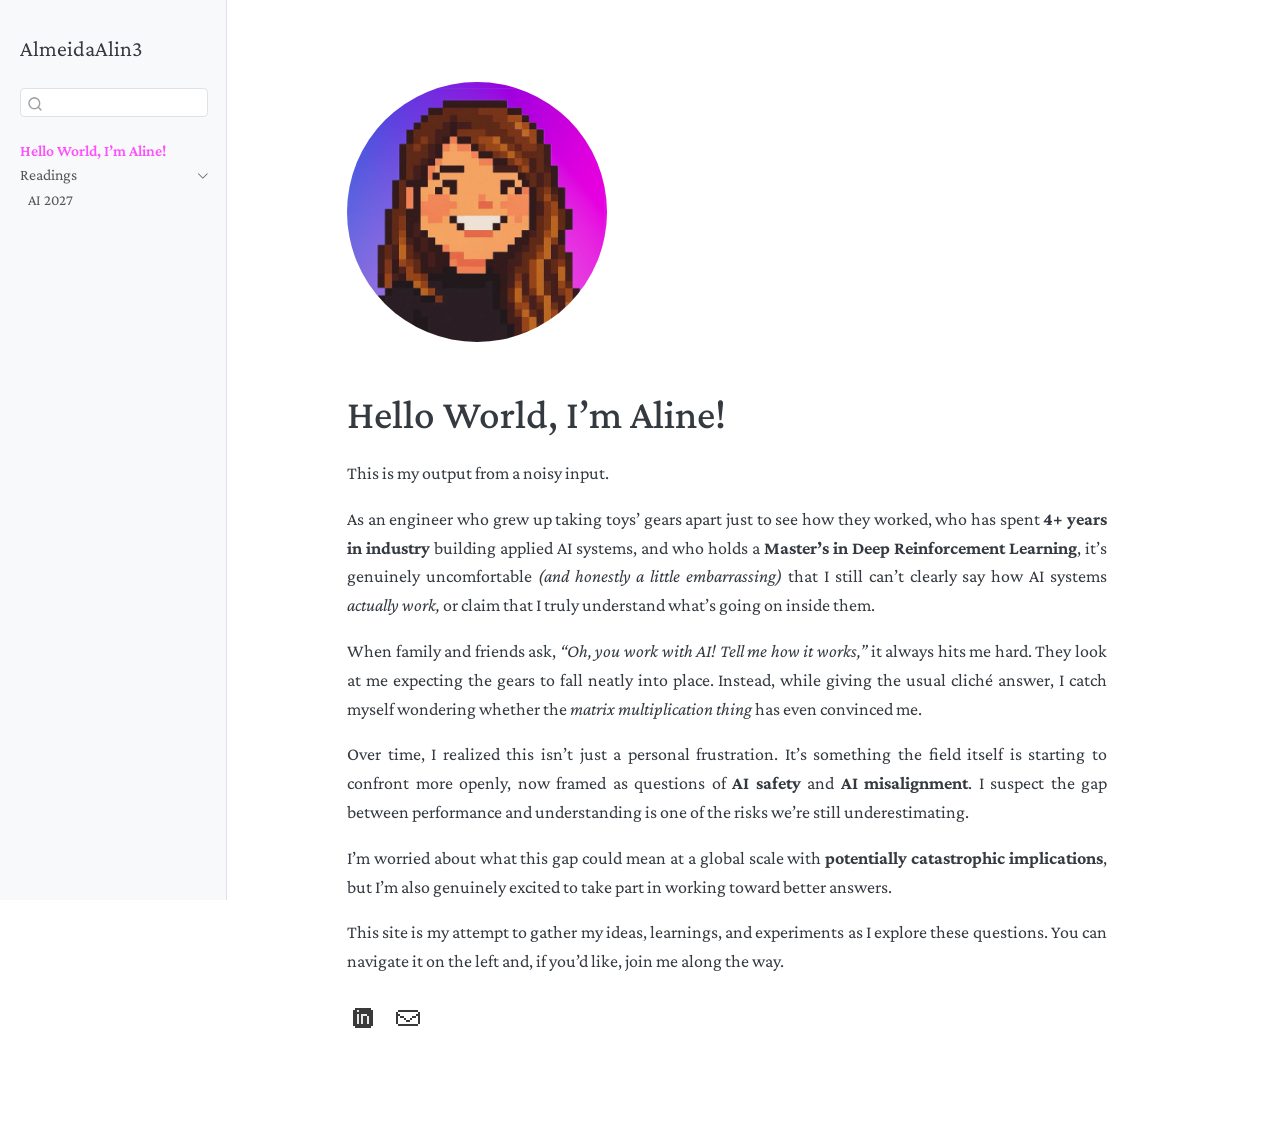
<file: docs/index.html>
<!DOCTYPE html>
<html xmlns="http://www.w3.org/1999/xhtml" lang="en" xml:lang="en"><head>

<meta charset="utf-8">
<meta name="generator" content="quarto-1.8.26">

<meta name="viewport" content="width=device-width, initial-scale=1.0, user-scalable=yes">


<title>AlmeidaAlin3</title>
<style>
code{white-space: pre-wrap;}
span.smallcaps{font-variant: small-caps;}
div.columns{display: flex; gap: min(4vw, 1.5em);}
div.column{flex: auto; overflow-x: auto;}
div.hanging-indent{margin-left: 1.5em; text-indent: -1.5em;}
ul.task-list{list-style: none;}
ul.task-list li input[type="checkbox"] {
  width: 0.8em;
  margin: 0 0.8em 0.2em -1em; /* quarto-specific, see https://github.com/quarto-dev/quarto-cli/issues/4556 */ 
  vertical-align: middle;
}
</style>


<script src="site_libs/quarto-nav/quarto-nav.js"></script>
<script src="site_libs/quarto-nav/headroom.min.js"></script>
<script src="site_libs/clipboard/clipboard.min.js"></script>
<script src="site_libs/quarto-search/autocomplete.umd.js"></script>
<script src="site_libs/quarto-search/fuse.min.js"></script>
<script src="site_libs/quarto-search/quarto-search.js"></script>
<meta name="quarto:offset" content="./">
<link href="./assets/favicon.ico" rel="icon">
<script src="site_libs/quarto-html/quarto.js" type="module"></script>
<script src="site_libs/quarto-html/tabsets/tabsets.js" type="module"></script>
<script src="site_libs/quarto-html/axe/axe-check.js" type="module"></script>
<script src="site_libs/quarto-html/popper.min.js"></script>
<script src="site_libs/quarto-html/tippy.umd.min.js"></script>
<script src="site_libs/quarto-html/anchor.min.js"></script>
<link href="site_libs/quarto-html/tippy.css" rel="stylesheet">
<link href="site_libs/quarto-html/quarto-syntax-highlighting-587c61ba64f3a5504c4d52d930310e48.css" rel="stylesheet" id="quarto-text-highlighting-styles">
<script src="site_libs/bootstrap/bootstrap.min.js"></script>
<link href="site_libs/bootstrap/bootstrap-icons.css" rel="stylesheet">
<link href="site_libs/bootstrap/bootstrap-1397abb8f2ace67c03d6b5e76c6315b7.min.css" rel="stylesheet" append-hash="true" id="quarto-bootstrap" data-mode="light">
<script id="quarto-search-options" type="application/json">{
  "location": "sidebar",
  "copy-button": false,
  "collapse-after": 3,
  "panel-placement": "start",
  "type": "textbox",
  "limit": 50,
  "keyboard-shortcut": [
    "f",
    "/",
    "s"
  ],
  "show-item-context": false,
  "language": {
    "search-no-results-text": "No results",
    "search-matching-documents-text": "matching documents",
    "search-copy-link-title": "Copy link to search",
    "search-hide-matches-text": "Hide additional matches",
    "search-more-match-text": "more match in this document",
    "search-more-matches-text": "more matches in this document",
    "search-clear-button-title": "Clear",
    "search-text-placeholder": "",
    "search-detached-cancel-button-title": "Cancel",
    "search-submit-button-title": "Submit",
    "search-label": "Search"
  }
}</script>


<link rel="stylesheet" href="assets/styles.css">
</head>

<body class="nav-sidebar docked fullcontent quarto-light">

<div id="quarto-search-results"></div>
  <header id="quarto-header" class="headroom fixed-top">
  <nav class="quarto-secondary-nav">
    <div class="container-fluid d-flex">
      <button type="button" class="quarto-btn-toggle btn" data-bs-toggle="collapse" role="button" data-bs-target=".quarto-sidebar-collapse-item" aria-controls="quarto-sidebar" aria-expanded="false" aria-label="Toggle sidebar navigation" onclick="if (window.quartoToggleHeadroom) { window.quartoToggleHeadroom(); }">
        <i class="bi bi-layout-text-sidebar-reverse"></i>
      </button>
        <nav class="quarto-page-breadcrumbs" aria-label="breadcrumb"><ol class="breadcrumb"><li class="breadcrumb-item"><a href="./index.html">Hello World, I’m Aline!</a></li></ol></nav>
        <a class="flex-grow-1" role="navigation" data-bs-toggle="collapse" data-bs-target=".quarto-sidebar-collapse-item" aria-controls="quarto-sidebar" aria-expanded="false" aria-label="Toggle sidebar navigation" onclick="if (window.quartoToggleHeadroom) { window.quartoToggleHeadroom(); }">      
        </a>
      <button type="button" class="btn quarto-search-button" aria-label="Search" onclick="window.quartoOpenSearch();">
        <i class="bi bi-search"></i>
      </button>
    </div>
  </nav>
</header>
<!-- content -->
<div id="quarto-content" class="quarto-container page-columns page-rows-contents page-layout-article">
<!-- sidebar -->
  <nav id="quarto-sidebar" class="sidebar collapse collapse-horizontal quarto-sidebar-collapse-item sidebar-navigation docked overflow-auto">
    <div class="pt-lg-2 mt-2 text-left sidebar-header">
    <div class="sidebar-title mb-0 py-0">
      <a href="./">AlmeidaAlin3</a> 
    </div>
      </div>
        <div class="mt-2 flex-shrink-0 align-items-center">
        <div class="sidebar-search">
        <div id="quarto-search" class="" title="Search"></div>
        </div>
        </div>
    <div class="sidebar-menu-container"> 
    <ul class="list-unstyled mt-1">
        <li class="sidebar-item">
  <div class="sidebar-item-container"> 
  <a href="./index.html" class="sidebar-item-text sidebar-link active">
 <span class="menu-text">Hello World, I’m Aline!</span></a>
  </div>
</li>
        <li class="sidebar-item sidebar-item-section">
      <div class="sidebar-item-container"> 
            <a class="sidebar-item-text sidebar-link text-start" data-bs-toggle="collapse" data-bs-target="#quarto-sidebar-section-1" role="navigation" aria-expanded="true">
 <span class="menu-text">Readings</span></a>
          <a class="sidebar-item-toggle text-start" data-bs-toggle="collapse" data-bs-target="#quarto-sidebar-section-1" role="navigation" aria-expanded="true" aria-label="Toggle section">
            <i class="bi bi-chevron-right ms-2"></i>
          </a> 
      </div>
      <ul id="quarto-sidebar-section-1" class="collapse list-unstyled sidebar-section depth1 show">  
          <li class="sidebar-item">
  <div class="sidebar-item-container"> 
  <a href="./my_docs/readings/ai_2027/ai_2027.html" class="sidebar-item-text sidebar-link">
 <span class="menu-text">AI 2027</span></a>
  </div>
</li>
      </ul>
  </li>
    </ul>
    </div>
</nav>
<div id="quarto-sidebar-glass" class="quarto-sidebar-collapse-item" data-bs-toggle="collapse" data-bs-target=".quarto-sidebar-collapse-item"></div>
<!-- margin-sidebar -->
    
<!-- main -->
<main class="content" id="quarto-document-content"><header id="title-block-header" class="quarto-title-block"></header>




<div class="home-vertical-left">
<p><img src="assets/profile.png" class="avatar-top-left"></p>
<section id="hello-world-im-aline" class="level1">
<h1>Hello World, I’m Aline!</h1>
<div class="home-text-left">
<p>This is my output from a noisy input.</p>
<p>As an engineer who grew up taking toys’ gears apart just to see how they worked, who has spent <strong>4+ years in industry</strong> building applied AI systems, and who holds a <strong>Master’s in Deep Reinforcement Learning</strong>, it’s genuinely uncomfortable <em>(and honestly a little embarrassing)</em> that I still can’t clearly say how AI systems <em>actually work,</em> or claim that I truly understand what’s going on inside them.</p>
<p>When family and friends ask, <em>“Oh, you work with AI! Tell me how it works,”</em> it always hits me hard. They look at me expecting the gears to fall neatly into place. Instead, while giving the usual cliché answer, I catch myself wondering whether the <em>matrix multiplication thing</em> has even convinced me.</p>
<p>Over time, I realized this isn’t just a personal frustration. It’s something the field itself is starting to confront more openly, now framed as questions of <strong>AI safety</strong> and <strong>AI misalignment</strong>. I suspect the gap between performance and understanding is one of the risks we’re still underestimating.</p>
<p>I’m worried about what this gap could mean at a global scale with <strong>potentially catastrophic implications</strong>, but I’m also genuinely excited to take part in working toward better answers.</p>
<p>This site is my attempt to gather my ideas, learnings, and experiments as I explore these questions. You can navigate it on the left and, if you’d like, join me along the way.</p>
<div class="contact-icons">
<p><a href="https://linkedin.com/in/alinegalmeida" target="_blank" aria-label="LinkedIn"> <img src="assets/linkedin_icon.png" alt="LinkedIn icon"> </a></p>
<p><a href="mailto:aline.gabriel.almeida@gmail.com" aria-label="Email"> <img src="assets/email_icon.png" alt="Email icon"> </a></p>
</div>


</div>
</section>
</div>

</main> <!-- /main -->
<script id="quarto-html-after-body" type="application/javascript">
  window.document.addEventListener("DOMContentLoaded", function (event) {
    const icon = "";
    const anchorJS = new window.AnchorJS();
    anchorJS.options = {
      placement: 'right',
      icon: icon
    };
    anchorJS.add('.anchored');
    const isCodeAnnotation = (el) => {
      for (const clz of el.classList) {
        if (clz.startsWith('code-annotation-')) {                     
          return true;
        }
      }
      return false;
    }
    const onCopySuccess = function(e) {
      // button target
      const button = e.trigger;
      // don't keep focus
      button.blur();
      // flash "checked"
      button.classList.add('code-copy-button-checked');
      var currentTitle = button.getAttribute("title");
      button.setAttribute("title", "Copied!");
      let tooltip;
      if (window.bootstrap) {
        button.setAttribute("data-bs-toggle", "tooltip");
        button.setAttribute("data-bs-placement", "left");
        button.setAttribute("data-bs-title", "Copied!");
        tooltip = new bootstrap.Tooltip(button, 
          { trigger: "manual", 
            customClass: "code-copy-button-tooltip",
            offset: [0, -8]});
        tooltip.show();    
      }
      setTimeout(function() {
        if (tooltip) {
          tooltip.hide();
          button.removeAttribute("data-bs-title");
          button.removeAttribute("data-bs-toggle");
          button.removeAttribute("data-bs-placement");
        }
        button.setAttribute("title", currentTitle);
        button.classList.remove('code-copy-button-checked');
      }, 1000);
      // clear code selection
      e.clearSelection();
    }
    const getTextToCopy = function(trigger) {
      const outerScaffold = trigger.parentElement.cloneNode(true);
      const codeEl = outerScaffold.querySelector('code');
      for (const childEl of codeEl.children) {
        if (isCodeAnnotation(childEl)) {
          childEl.remove();
        }
      }
      return codeEl.innerText;
    }
    const clipboard = new window.ClipboardJS('.code-copy-button:not([data-in-quarto-modal])', {
      text: getTextToCopy
    });
    clipboard.on('success', onCopySuccess);
    if (window.document.getElementById('quarto-embedded-source-code-modal')) {
      const clipboardModal = new window.ClipboardJS('.code-copy-button[data-in-quarto-modal]', {
        text: getTextToCopy,
        container: window.document.getElementById('quarto-embedded-source-code-modal')
      });
      clipboardModal.on('success', onCopySuccess);
    }
      var localhostRegex = new RegExp(/^(?:http|https):\/\/localhost\:?[0-9]*\//);
      var mailtoRegex = new RegExp(/^mailto:/);
        var filterRegex = new RegExp('/' + window.location.host + '/');
      var isInternal = (href) => {
          return filterRegex.test(href) || localhostRegex.test(href) || mailtoRegex.test(href);
      }
      // Inspect non-navigation links and adorn them if external
     var links = window.document.querySelectorAll('a[href]:not(.nav-link):not(.navbar-brand):not(.toc-action):not(.sidebar-link):not(.sidebar-item-toggle):not(.pagination-link):not(.no-external):not([aria-hidden]):not(.dropdown-item):not(.quarto-navigation-tool):not(.about-link)');
      for (var i=0; i<links.length; i++) {
        const link = links[i];
        if (!isInternal(link.href)) {
          // undo the damage that might have been done by quarto-nav.js in the case of
          // links that we want to consider external
          if (link.dataset.originalHref !== undefined) {
            link.href = link.dataset.originalHref;
          }
        }
      }
    function tippyHover(el, contentFn, onTriggerFn, onUntriggerFn) {
      const config = {
        allowHTML: true,
        maxWidth: 500,
        delay: 100,
        arrow: false,
        appendTo: function(el) {
            return el.parentElement;
        },
        interactive: true,
        interactiveBorder: 10,
        theme: 'quarto',
        placement: 'bottom-start',
      };
      if (contentFn) {
        config.content = contentFn;
      }
      if (onTriggerFn) {
        config.onTrigger = onTriggerFn;
      }
      if (onUntriggerFn) {
        config.onUntrigger = onUntriggerFn;
      }
      window.tippy(el, config); 
    }
    const noterefs = window.document.querySelectorAll('a[role="doc-noteref"]');
    for (var i=0; i<noterefs.length; i++) {
      const ref = noterefs[i];
      tippyHover(ref, function() {
        // use id or data attribute instead here
        let href = ref.getAttribute('data-footnote-href') || ref.getAttribute('href');
        try { href = new URL(href).hash; } catch {}
        const id = href.replace(/^#\/?/, "");
        const note = window.document.getElementById(id);
        if (note) {
          return note.innerHTML;
        } else {
          return "";
        }
      });
    }
    const xrefs = window.document.querySelectorAll('a.quarto-xref');
    const processXRef = (id, note) => {
      // Strip column container classes
      const stripColumnClz = (el) => {
        el.classList.remove("page-full", "page-columns");
        if (el.children) {
          for (const child of el.children) {
            stripColumnClz(child);
          }
        }
      }
      stripColumnClz(note)
      if (id === null || id.startsWith('sec-')) {
        // Special case sections, only their first couple elements
        const container = document.createElement("div");
        if (note.children && note.children.length > 2) {
          container.appendChild(note.children[0].cloneNode(true));
          for (let i = 1; i < note.children.length; i++) {
            const child = note.children[i];
            if (child.tagName === "P" && child.innerText === "") {
              continue;
            } else {
              container.appendChild(child.cloneNode(true));
              break;
            }
          }
          if (window.Quarto?.typesetMath) {
            window.Quarto.typesetMath(container);
          }
          return container.innerHTML
        } else {
          if (window.Quarto?.typesetMath) {
            window.Quarto.typesetMath(note);
          }
          return note.innerHTML;
        }
      } else {
        // Remove any anchor links if they are present
        const anchorLink = note.querySelector('a.anchorjs-link');
        if (anchorLink) {
          anchorLink.remove();
        }
        if (window.Quarto?.typesetMath) {
          window.Quarto.typesetMath(note);
        }
        if (note.classList.contains("callout")) {
          return note.outerHTML;
        } else {
          return note.innerHTML;
        }
      }
    }
    for (var i=0; i<xrefs.length; i++) {
      const xref = xrefs[i];
      tippyHover(xref, undefined, function(instance) {
        instance.disable();
        let url = xref.getAttribute('href');
        let hash = undefined; 
        if (url.startsWith('#')) {
          hash = url;
        } else {
          try { hash = new URL(url).hash; } catch {}
        }
        if (hash) {
          const id = hash.replace(/^#\/?/, "");
          const note = window.document.getElementById(id);
          if (note !== null) {
            try {
              const html = processXRef(id, note.cloneNode(true));
              instance.setContent(html);
            } finally {
              instance.enable();
              instance.show();
            }
          } else {
            // See if we can fetch this
            fetch(url.split('#')[0])
            .then(res => res.text())
            .then(html => {
              const parser = new DOMParser();
              const htmlDoc = parser.parseFromString(html, "text/html");
              const note = htmlDoc.getElementById(id);
              if (note !== null) {
                const html = processXRef(id, note);
                instance.setContent(html);
              } 
            }).finally(() => {
              instance.enable();
              instance.show();
            });
          }
        } else {
          // See if we can fetch a full url (with no hash to target)
          // This is a special case and we should probably do some content thinning / targeting
          fetch(url)
          .then(res => res.text())
          .then(html => {
            const parser = new DOMParser();
            const htmlDoc = parser.parseFromString(html, "text/html");
            const note = htmlDoc.querySelector('main.content');
            if (note !== null) {
              // This should only happen for chapter cross references
              // (since there is no id in the URL)
              // remove the first header
              if (note.children.length > 0 && note.children[0].tagName === "HEADER") {
                note.children[0].remove();
              }
              const html = processXRef(null, note);
              instance.setContent(html);
            } 
          }).finally(() => {
            instance.enable();
            instance.show();
          });
        }
      }, function(instance) {
      });
    }
        let selectedAnnoteEl;
        const selectorForAnnotation = ( cell, annotation) => {
          let cellAttr = 'data-code-cell="' + cell + '"';
          let lineAttr = 'data-code-annotation="' +  annotation + '"';
          const selector = 'span[' + cellAttr + '][' + lineAttr + ']';
          return selector;
        }
        const selectCodeLines = (annoteEl) => {
          const doc = window.document;
          const targetCell = annoteEl.getAttribute("data-target-cell");
          const targetAnnotation = annoteEl.getAttribute("data-target-annotation");
          const annoteSpan = window.document.querySelector(selectorForAnnotation(targetCell, targetAnnotation));
          const lines = annoteSpan.getAttribute("data-code-lines").split(",");
          const lineIds = lines.map((line) => {
            return targetCell + "-" + line;
          })
          let top = null;
          let height = null;
          let parent = null;
          if (lineIds.length > 0) {
              //compute the position of the single el (top and bottom and make a div)
              const el = window.document.getElementById(lineIds[0]);
              top = el.offsetTop;
              height = el.offsetHeight;
              parent = el.parentElement.parentElement;
            if (lineIds.length > 1) {
              const lastEl = window.document.getElementById(lineIds[lineIds.length - 1]);
              const bottom = lastEl.offsetTop + lastEl.offsetHeight;
              height = bottom - top;
            }
            if (top !== null && height !== null && parent !== null) {
              // cook up a div (if necessary) and position it 
              let div = window.document.getElementById("code-annotation-line-highlight");
              if (div === null) {
                div = window.document.createElement("div");
                div.setAttribute("id", "code-annotation-line-highlight");
                div.style.position = 'absolute';
                parent.appendChild(div);
              }
              div.style.top = top - 2 + "px";
              div.style.height = height + 4 + "px";
              div.style.left = 0;
              let gutterDiv = window.document.getElementById("code-annotation-line-highlight-gutter");
              if (gutterDiv === null) {
                gutterDiv = window.document.createElement("div");
                gutterDiv.setAttribute("id", "code-annotation-line-highlight-gutter");
                gutterDiv.style.position = 'absolute';
                const codeCell = window.document.getElementById(targetCell);
                const gutter = codeCell.querySelector('.code-annotation-gutter');
                gutter.appendChild(gutterDiv);
              }
              gutterDiv.style.top = top - 2 + "px";
              gutterDiv.style.height = height + 4 + "px";
            }
            selectedAnnoteEl = annoteEl;
          }
        };
        const unselectCodeLines = () => {
          const elementsIds = ["code-annotation-line-highlight", "code-annotation-line-highlight-gutter"];
          elementsIds.forEach((elId) => {
            const div = window.document.getElementById(elId);
            if (div) {
              div.remove();
            }
          });
          selectedAnnoteEl = undefined;
        };
          // Handle positioning of the toggle
      window.addEventListener(
        "resize",
        throttle(() => {
          elRect = undefined;
          if (selectedAnnoteEl) {
            selectCodeLines(selectedAnnoteEl);
          }
        }, 10)
      );
      function throttle(fn, ms) {
      let throttle = false;
      let timer;
        return (...args) => {
          if(!throttle) { // first call gets through
              fn.apply(this, args);
              throttle = true;
          } else { // all the others get throttled
              if(timer) clearTimeout(timer); // cancel #2
              timer = setTimeout(() => {
                fn.apply(this, args);
                timer = throttle = false;
              }, ms);
          }
        };
      }
        // Attach click handler to the DT
        const annoteDls = window.document.querySelectorAll('dt[data-target-cell]');
        for (const annoteDlNode of annoteDls) {
          annoteDlNode.addEventListener('click', (event) => {
            const clickedEl = event.target;
            if (clickedEl !== selectedAnnoteEl) {
              unselectCodeLines();
              const activeEl = window.document.querySelector('dt[data-target-cell].code-annotation-active');
              if (activeEl) {
                activeEl.classList.remove('code-annotation-active');
              }
              selectCodeLines(clickedEl);
              clickedEl.classList.add('code-annotation-active');
            } else {
              // Unselect the line
              unselectCodeLines();
              clickedEl.classList.remove('code-annotation-active');
            }
          });
        }
    const findCites = (el) => {
      const parentEl = el.parentElement;
      if (parentEl) {
        const cites = parentEl.dataset.cites;
        if (cites) {
          return {
            el,
            cites: cites.split(' ')
          };
        } else {
          return findCites(el.parentElement)
        }
      } else {
        return undefined;
      }
    };
    var bibliorefs = window.document.querySelectorAll('a[role="doc-biblioref"]');
    for (var i=0; i<bibliorefs.length; i++) {
      const ref = bibliorefs[i];
      const citeInfo = findCites(ref);
      if (citeInfo) {
        tippyHover(citeInfo.el, function() {
          var popup = window.document.createElement('div');
          citeInfo.cites.forEach(function(cite) {
            var citeDiv = window.document.createElement('div');
            citeDiv.classList.add('hanging-indent');
            citeDiv.classList.add('csl-entry');
            var biblioDiv = window.document.getElementById('ref-' + cite);
            if (biblioDiv) {
              citeDiv.innerHTML = biblioDiv.innerHTML;
            }
            popup.appendChild(citeDiv);
          });
          return popup.innerHTML;
        });
      }
    }
  });
  </script>
</div> <!-- /content -->




</body></html>
</file>
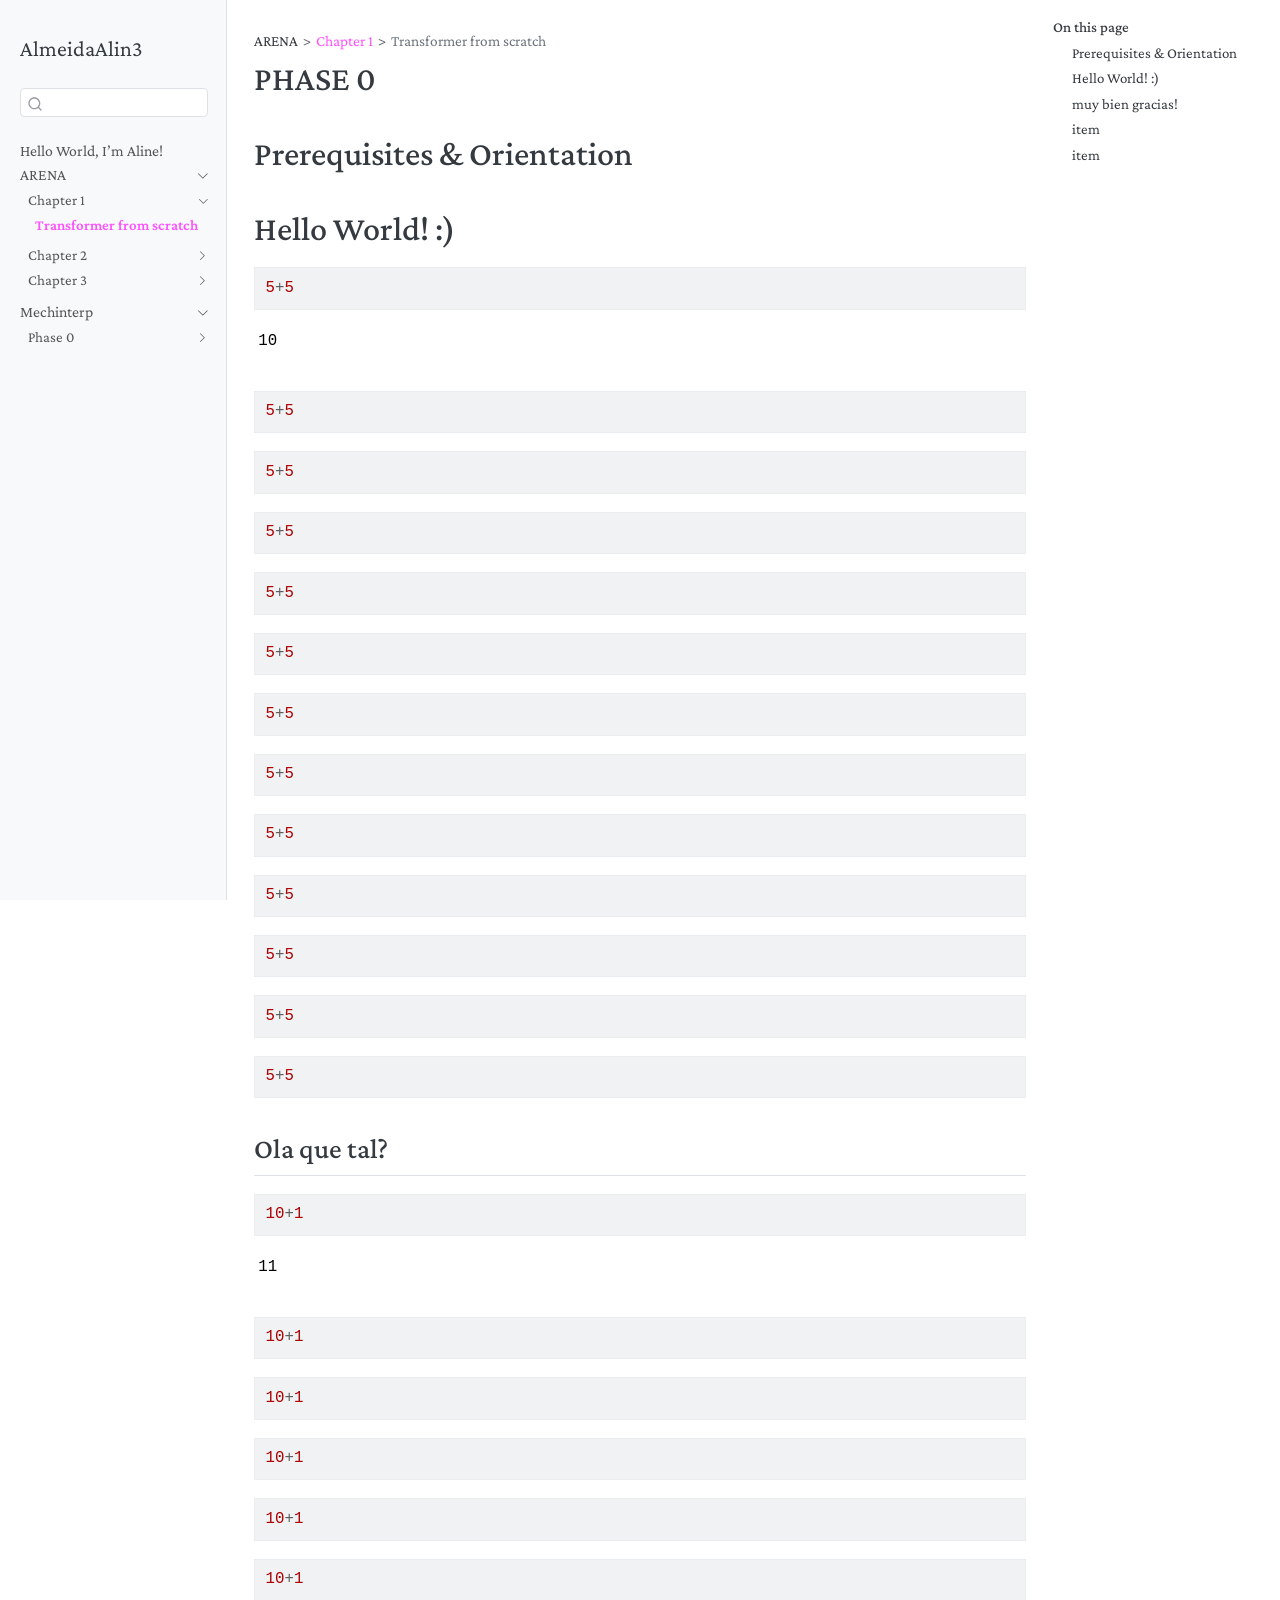
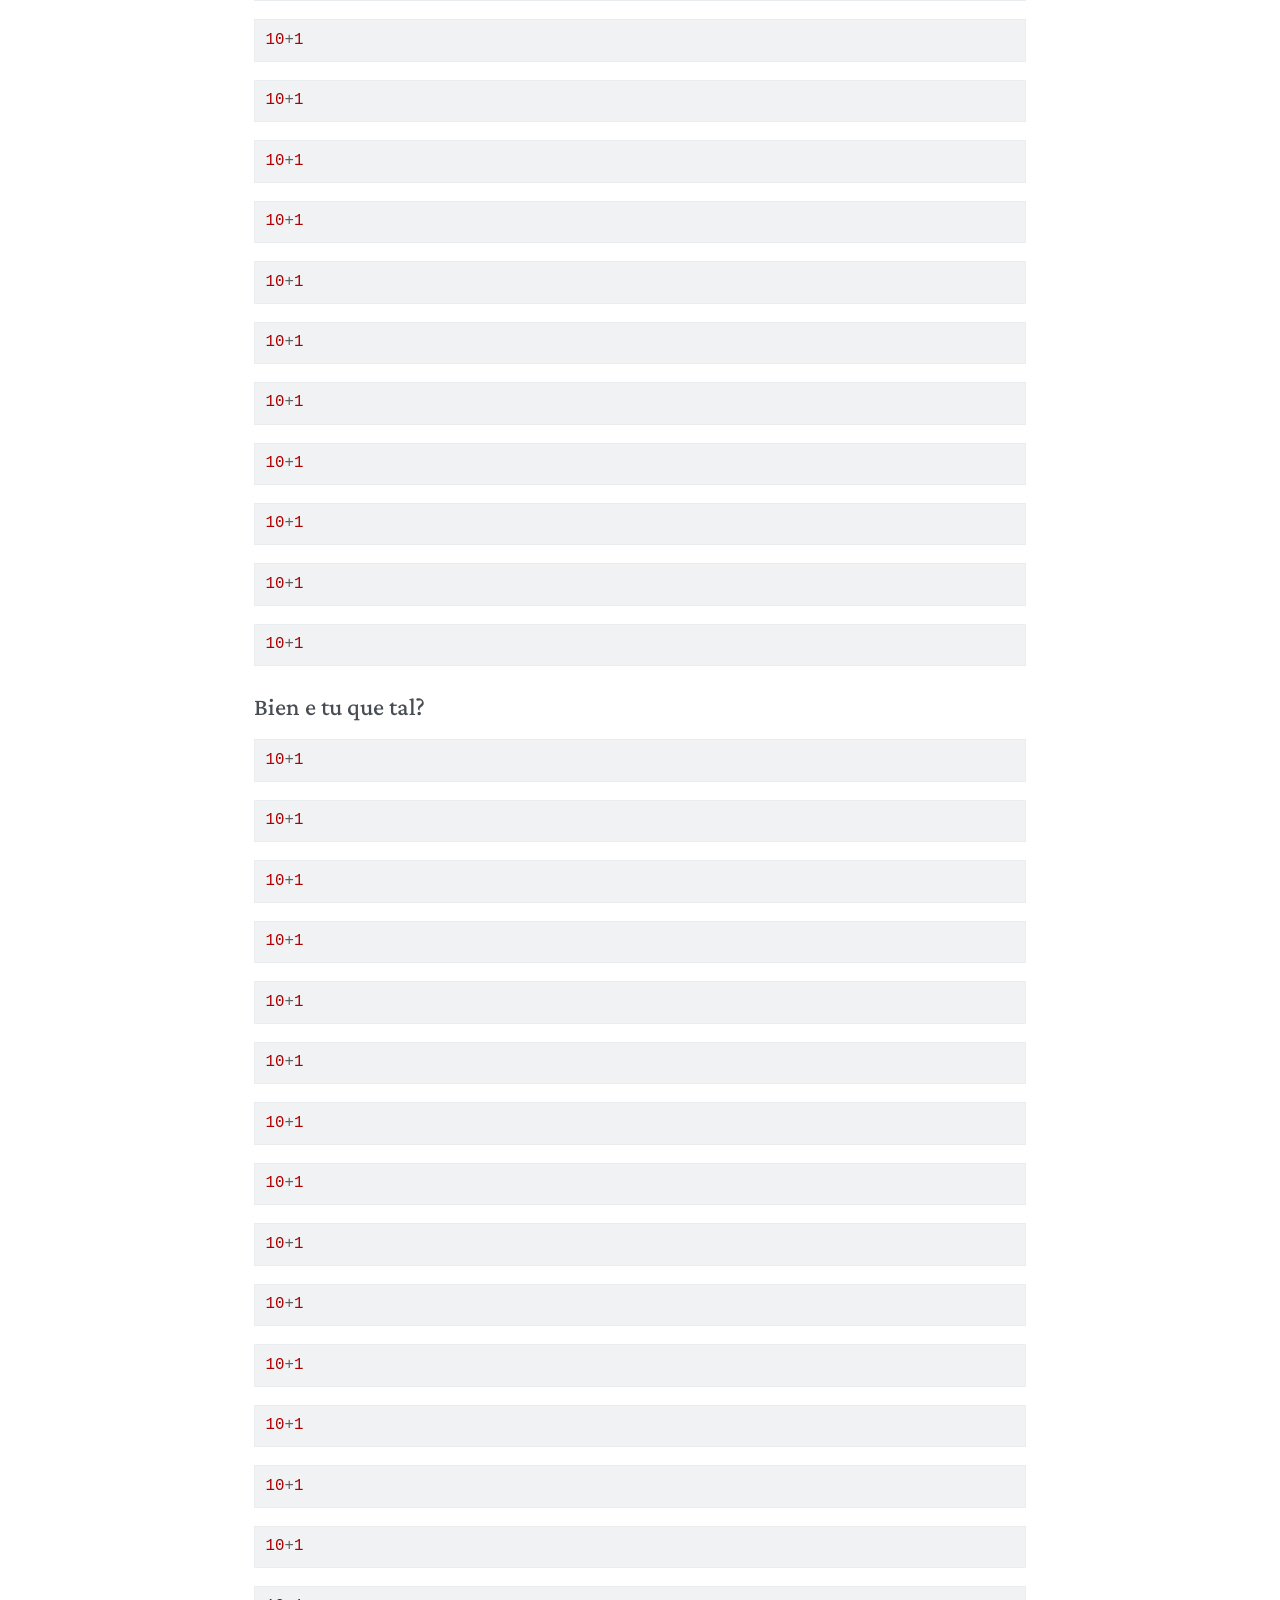
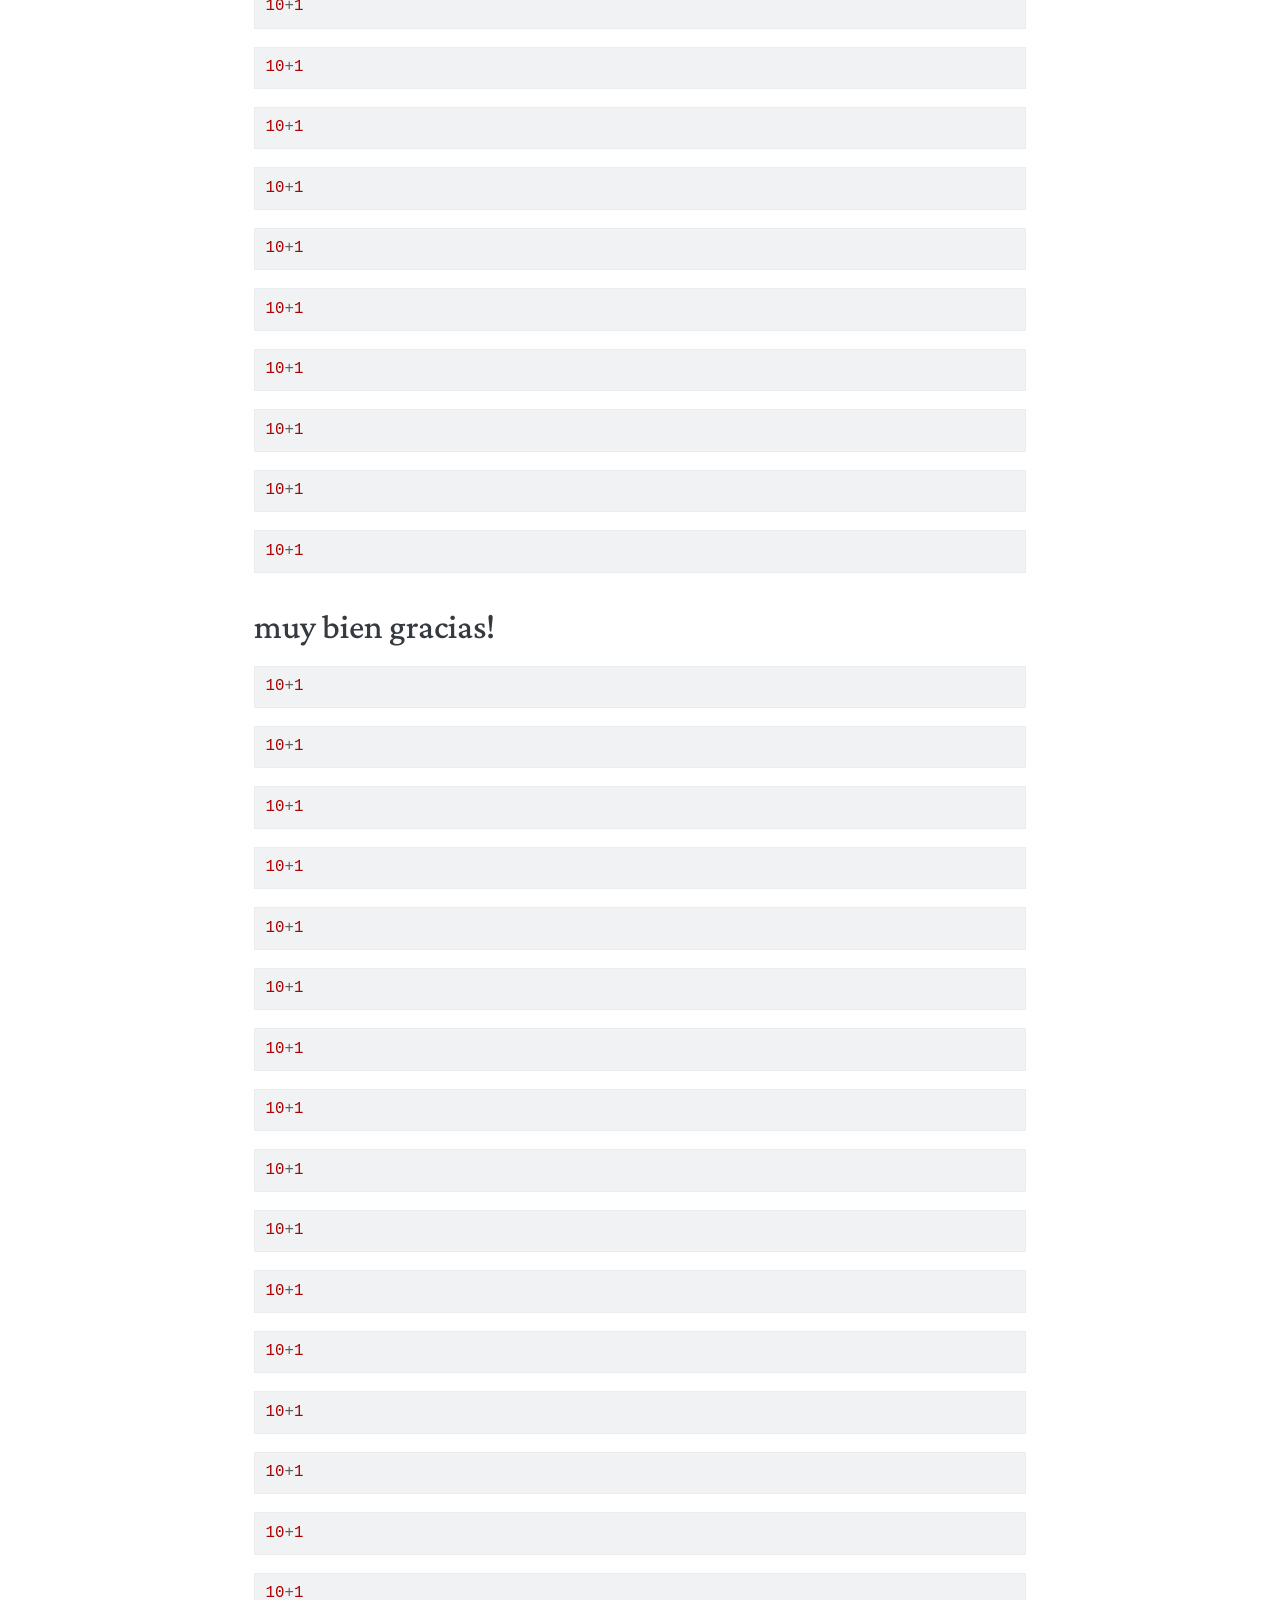
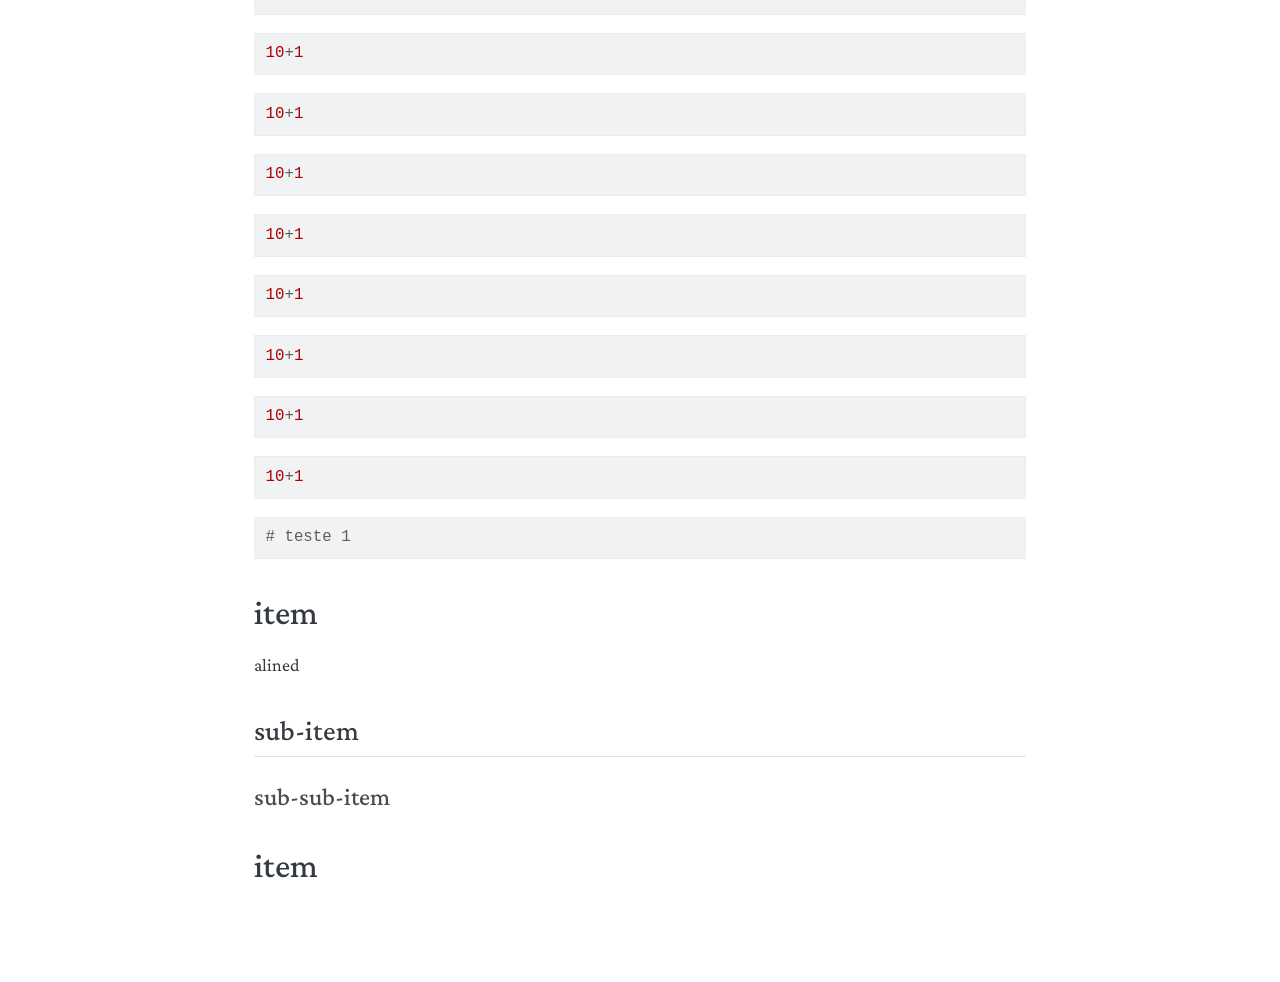
<file: docs/my_mechinterp/mech_interp.html>
<!DOCTYPE html>
<html xmlns="http://www.w3.org/1999/xhtml" lang="en" xml:lang="en"><head>

<meta charset="utf-8">
<meta name="generator" content="quarto-1.8.26">

<meta name="viewport" content="width=device-width, initial-scale=1.0, user-scalable=yes">


<title>PHASE 0 – AlmeidaAlin3</title>
<style>
code{white-space: pre-wrap;}
span.smallcaps{font-variant: small-caps;}
div.columns{display: flex; gap: min(4vw, 1.5em);}
div.column{flex: auto; overflow-x: auto;}
div.hanging-indent{margin-left: 1.5em; text-indent: -1.5em;}
ul.task-list{list-style: none;}
ul.task-list li input[type="checkbox"] {
  width: 0.8em;
  margin: 0 0.8em 0.2em -1em; /* quarto-specific, see https://github.com/quarto-dev/quarto-cli/issues/4556 */ 
  vertical-align: middle;
}
/* CSS for syntax highlighting */
html { -webkit-text-size-adjust: 100%; }
pre > code.sourceCode { white-space: pre; position: relative; }
pre > code.sourceCode > span { display: inline-block; line-height: 1.25; }
pre > code.sourceCode > span:empty { height: 1.2em; }
.sourceCode { overflow: visible; }
code.sourceCode > span { color: inherit; text-decoration: inherit; }
div.sourceCode { margin: 1em 0; }
pre.sourceCode { margin: 0; }
@media screen {
div.sourceCode { overflow: auto; }
}
@media print {
pre > code.sourceCode { white-space: pre-wrap; }
pre > code.sourceCode > span { text-indent: -5em; padding-left: 5em; }
}
pre.numberSource code
  { counter-reset: source-line 0; }
pre.numberSource code > span
  { position: relative; left: -4em; counter-increment: source-line; }
pre.numberSource code > span > a:first-child::before
  { content: counter(source-line);
    position: relative; left: -1em; text-align: right; vertical-align: baseline;
    border: none; display: inline-block;
    -webkit-touch-callout: none; -webkit-user-select: none;
    -khtml-user-select: none; -moz-user-select: none;
    -ms-user-select: none; user-select: none;
    padding: 0 4px; width: 4em;
  }
pre.numberSource { margin-left: 3em;  padding-left: 4px; }
div.sourceCode
  {   }
@media screen {
pre > code.sourceCode > span > a:first-child::before { text-decoration: underline; }
}
</style>


<script src="../site_libs/quarto-nav/quarto-nav.js"></script>
<script src="../site_libs/quarto-nav/headroom.min.js"></script>
<script src="../site_libs/clipboard/clipboard.min.js"></script>
<script src="../site_libs/quarto-search/autocomplete.umd.js"></script>
<script src="../site_libs/quarto-search/fuse.min.js"></script>
<script src="../site_libs/quarto-search/quarto-search.js"></script>
<meta name="quarto:offset" content="../">
<link href="../assets/favicon.ico" rel="icon">
<script src="../site_libs/quarto-html/quarto.js" type="module"></script>
<script src="../site_libs/quarto-html/tabsets/tabsets.js" type="module"></script>
<script src="../site_libs/quarto-html/axe/axe-check.js" type="module"></script>
<script src="../site_libs/quarto-html/popper.min.js"></script>
<script src="../site_libs/quarto-html/tippy.umd.min.js"></script>
<script src="../site_libs/quarto-html/anchor.min.js"></script>
<link href="../site_libs/quarto-html/tippy.css" rel="stylesheet">
<link href="../site_libs/quarto-html/quarto-syntax-highlighting-587c61ba64f3a5504c4d52d930310e48.css" rel="stylesheet" id="quarto-text-highlighting-styles">
<script src="../site_libs/bootstrap/bootstrap.min.js"></script>
<link href="../site_libs/bootstrap/bootstrap-icons.css" rel="stylesheet">
<link href="../site_libs/bootstrap/bootstrap-1397abb8f2ace67c03d6b5e76c6315b7.min.css" rel="stylesheet" append-hash="true" id="quarto-bootstrap" data-mode="light">
<script id="quarto-search-options" type="application/json">{
  "location": "sidebar",
  "copy-button": false,
  "collapse-after": 3,
  "panel-placement": "start",
  "type": "textbox",
  "limit": 50,
  "keyboard-shortcut": [
    "f",
    "/",
    "s"
  ],
  "show-item-context": false,
  "language": {
    "search-no-results-text": "No results",
    "search-matching-documents-text": "matching documents",
    "search-copy-link-title": "Copy link to search",
    "search-hide-matches-text": "Hide additional matches",
    "search-more-match-text": "more match in this document",
    "search-more-matches-text": "more matches in this document",
    "search-clear-button-title": "Clear",
    "search-text-placeholder": "",
    "search-detached-cancel-button-title": "Cancel",
    "search-submit-button-title": "Submit",
    "search-label": "Search"
  }
}</script>


<link rel="stylesheet" href="../assets/styles.css">
</head>

<body class="nav-sidebar docked quarto-light">

<div id="quarto-search-results"></div>
  <header id="quarto-header" class="headroom fixed-top">
  <nav class="quarto-secondary-nav">
    <div class="container-fluid d-flex">
      <button type="button" class="quarto-btn-toggle btn" data-bs-toggle="collapse" role="button" data-bs-target=".quarto-sidebar-collapse-item" aria-controls="quarto-sidebar" aria-expanded="false" aria-label="Toggle sidebar navigation" onclick="if (window.quartoToggleHeadroom) { window.quartoToggleHeadroom(); }">
        <i class="bi bi-layout-text-sidebar-reverse"></i>
      </button>
        <nav class="quarto-page-breadcrumbs" aria-label="breadcrumb"><ol class="breadcrumb"><li class="breadcrumb-item">ARENA</li><li class="breadcrumb-item"><a href="../my_mechinterp/mech_interp.html">Chapter 1</a></li><li class="breadcrumb-item"><a href="../my_mechinterp/mech_interp.html">Transformer from scratch</a></li></ol></nav>
        <a class="flex-grow-1" role="navigation" data-bs-toggle="collapse" data-bs-target=".quarto-sidebar-collapse-item" aria-controls="quarto-sidebar" aria-expanded="false" aria-label="Toggle sidebar navigation" onclick="if (window.quartoToggleHeadroom) { window.quartoToggleHeadroom(); }">      
        </a>
      <button type="button" class="btn quarto-search-button" aria-label="Search" onclick="window.quartoOpenSearch();">
        <i class="bi bi-search"></i>
      </button>
    </div>
  </nav>
</header>
<!-- content -->
<div id="quarto-content" class="quarto-container page-columns page-rows-contents page-layout-article">
<!-- sidebar -->
  <nav id="quarto-sidebar" class="sidebar collapse collapse-horizontal quarto-sidebar-collapse-item sidebar-navigation docked overflow-auto">
    <div class="pt-lg-2 mt-2 text-left sidebar-header">
    <div class="sidebar-title mb-0 py-0">
      <a href="../">AlmeidaAlin3</a> 
    </div>
      </div>
        <div class="mt-2 flex-shrink-0 align-items-center">
        <div class="sidebar-search">
        <div id="quarto-search" class="" title="Search"></div>
        </div>
        </div>
    <div class="sidebar-menu-container"> 
    <ul class="list-unstyled mt-1">
        <li class="sidebar-item">
  <div class="sidebar-item-container"> 
  <a href="../index.html" class="sidebar-item-text sidebar-link">
 <span class="menu-text">Hello World, I’m Aline!</span></a>
  </div>
</li>
        <li class="sidebar-item sidebar-item-section">
      <div class="sidebar-item-container"> 
            <a class="sidebar-item-text sidebar-link text-start" data-bs-toggle="collapse" data-bs-target="#quarto-sidebar-section-1" role="navigation" aria-expanded="true">
 <span class="menu-text">ARENA</span></a>
          <a class="sidebar-item-toggle text-start" data-bs-toggle="collapse" data-bs-target="#quarto-sidebar-section-1" role="navigation" aria-expanded="true" aria-label="Toggle section">
            <i class="bi bi-chevron-right ms-2"></i>
          </a> 
      </div>
      <ul id="quarto-sidebar-section-1" class="collapse list-unstyled sidebar-section depth1 show">  
          <li class="sidebar-item sidebar-item-section">
      <div class="sidebar-item-container"> 
            <a class="sidebar-item-text sidebar-link text-start" data-bs-toggle="collapse" data-bs-target="#quarto-sidebar-section-2" role="navigation" aria-expanded="true">
 <span class="menu-text">Chapter 1</span></a>
          <a class="sidebar-item-toggle text-start" data-bs-toggle="collapse" data-bs-target="#quarto-sidebar-section-2" role="navigation" aria-expanded="true" aria-label="Toggle section">
            <i class="bi bi-chevron-right ms-2"></i>
          </a> 
      </div>
      <ul id="quarto-sidebar-section-2" class="collapse list-unstyled sidebar-section depth2 show">  
          <li class="sidebar-item">
  <div class="sidebar-item-container"> 
  <a href="../my_mechinterp/mech_interp.html" class="sidebar-item-text sidebar-link active">
 <span class="menu-text">Transformer from scratch</span></a>
  </div>
</li>
      </ul>
  </li>
          <li class="sidebar-item sidebar-item-section">
      <div class="sidebar-item-container"> 
            <a class="sidebar-item-text sidebar-link text-start collapsed" data-bs-toggle="collapse" data-bs-target="#quarto-sidebar-section-3" role="navigation" aria-expanded="false">
 <span class="menu-text">Chapter 2</span></a>
          <a class="sidebar-item-toggle text-start collapsed" data-bs-toggle="collapse" data-bs-target="#quarto-sidebar-section-3" role="navigation" aria-expanded="false" aria-label="Toggle section">
            <i class="bi bi-chevron-right ms-2"></i>
          </a> 
      </div>
      <ul id="quarto-sidebar-section-3" class="collapse list-unstyled sidebar-section depth2 ">  
          <li class="sidebar-item">
  <div class="sidebar-item-container"> 
  <a href="../my_mechinterp/mech_interp.html" class="sidebar-item-text sidebar-link">
 <span class="menu-text">Transformer from scratch</span></a>
  </div>
</li>
      </ul>
  </li>
          <li class="sidebar-item sidebar-item-section">
      <div class="sidebar-item-container"> 
            <a class="sidebar-item-text sidebar-link text-start collapsed" data-bs-toggle="collapse" data-bs-target="#quarto-sidebar-section-4" role="navigation" aria-expanded="false">
 <span class="menu-text">Chapter 3</span></a>
          <a class="sidebar-item-toggle text-start collapsed" data-bs-toggle="collapse" data-bs-target="#quarto-sidebar-section-4" role="navigation" aria-expanded="false" aria-label="Toggle section">
            <i class="bi bi-chevron-right ms-2"></i>
          </a> 
      </div>
      <ul id="quarto-sidebar-section-4" class="collapse list-unstyled sidebar-section depth2 ">  
          <li class="sidebar-item">
  <div class="sidebar-item-container"> 
  <a href="../my_mechinterp/mech_interp.html" class="sidebar-item-text sidebar-link">
 <span class="menu-text">Transformer from scratch</span></a>
  </div>
</li>
      </ul>
  </li>
      </ul>
  </li>
        <li class="sidebar-item sidebar-item-section">
      <div class="sidebar-item-container"> 
            <a class="sidebar-item-text sidebar-link text-start" data-bs-toggle="collapse" data-bs-target="#quarto-sidebar-section-5" role="navigation" aria-expanded="true">
 <span class="menu-text">Mechinterp</span></a>
          <a class="sidebar-item-toggle text-start" data-bs-toggle="collapse" data-bs-target="#quarto-sidebar-section-5" role="navigation" aria-expanded="true" aria-label="Toggle section">
            <i class="bi bi-chevron-right ms-2"></i>
          </a> 
      </div>
      <ul id="quarto-sidebar-section-5" class="collapse list-unstyled sidebar-section depth1 show">  
          <li class="sidebar-item sidebar-item-section">
      <div class="sidebar-item-container"> 
            <a class="sidebar-item-text sidebar-link text-start collapsed" data-bs-toggle="collapse" data-bs-target="#quarto-sidebar-section-6" role="navigation" aria-expanded="false">
 <span class="menu-text">Phase 0</span></a>
          <a class="sidebar-item-toggle text-start collapsed" data-bs-toggle="collapse" data-bs-target="#quarto-sidebar-section-6" role="navigation" aria-expanded="false" aria-label="Toggle section">
            <i class="bi bi-chevron-right ms-2"></i>
          </a> 
      </div>
      <ul id="quarto-sidebar-section-6" class="collapse list-unstyled sidebar-section depth2 ">  
          <li class="sidebar-item">
  <div class="sidebar-item-container"> 
  <a href="../my_mechinterp/mech_interp.html" class="sidebar-item-text sidebar-link">
 <span class="menu-text">Transformer from scratch</span></a>
  </div>
</li>
      </ul>
  </li>
      </ul>
  </li>
    </ul>
    </div>
</nav>
<div id="quarto-sidebar-glass" class="quarto-sidebar-collapse-item" data-bs-toggle="collapse" data-bs-target=".quarto-sidebar-collapse-item"></div>
<!-- margin-sidebar -->
    <div id="quarto-margin-sidebar" class="sidebar margin-sidebar">
        <nav id="TOC" role="doc-toc" class="toc-active">
    <h2 id="toc-title">On this page</h2>
   
  <ul>
  <li><a href="#prerequisites-orientation" id="toc-prerequisites-orientation" class="nav-link active" data-scroll-target="#prerequisites-orientation">Prerequisites &amp; Orientation</a></li>
  <li><a href="#hello-world" id="toc-hello-world" class="nav-link" data-scroll-target="#hello-world">Hello World! :)</a>
  <ul>
  <li><a href="#ola-que-tal" id="toc-ola-que-tal" class="nav-link" data-scroll-target="#ola-que-tal">Ola que tal?</a>
  <ul class="collapse">
  <li><a href="#bien-e-tu-que-tal" id="toc-bien-e-tu-que-tal" class="nav-link" data-scroll-target="#bien-e-tu-que-tal">Bien e tu que tal?</a></li>
  </ul></li>
  </ul></li>
  <li><a href="#muy-bien-gracias" id="toc-muy-bien-gracias" class="nav-link" data-scroll-target="#muy-bien-gracias">muy bien gracias!</a></li>
  <li><a href="#item" id="toc-item" class="nav-link" data-scroll-target="#item">item</a>
  <ul>
  <li><a href="#sub-item" id="toc-sub-item" class="nav-link" data-scroll-target="#sub-item">sub-item</a>
  <ul class="collapse">
  <li><a href="#sub-sub-item" id="toc-sub-sub-item" class="nav-link" data-scroll-target="#sub-sub-item">sub-sub-item</a></li>
  </ul></li>
  </ul></li>
  <li><a href="#item-1" id="toc-item-1" class="nav-link" data-scroll-target="#item-1">item</a></li>
  </ul>
</nav>
    </div>
<!-- main -->
<main class="content" id="quarto-document-content">

<header id="title-block-header" class="quarto-title-block default"><nav class="quarto-page-breadcrumbs quarto-title-breadcrumbs d-none d-lg-block" aria-label="breadcrumb"><ol class="breadcrumb"><li class="breadcrumb-item">ARENA</li><li class="breadcrumb-item"><a href="../my_mechinterp/mech_interp.html">Chapter 1</a></li><li class="breadcrumb-item"><a href="../my_mechinterp/mech_interp.html">Transformer from scratch</a></li></ol></nav>
<div class="quarto-title">
<h1 class="title">PHASE 0</h1>
</div>



<div class="quarto-title-meta">

    
  
    
  </div>
  


</header>


<section id="prerequisites-orientation" class="level1">
<h1>Prerequisites &amp; Orientation</h1>
</section>
<section id="hello-world" class="level1">
<h1>Hello World! :)</h1>
<div id="cell-3" class="cell" data-execution_count="2">
<div class="code-copy-outer-scaffold"><div class="sourceCode cell-code" id="cb1"><pre class="sourceCode python code-with-copy"><code class="sourceCode python"><span id="cb1-1"><a href="#cb1-1" aria-hidden="true" tabindex="-1"></a><span class="dv">5</span><span class="op">+</span><span class="dv">5</span></span></code></pre></div><button title="Copy to Clipboard" class="code-copy-button"><i class="bi"></i></button></div>
<div class="cell-output cell-output-display" data-execution_count="2">
<pre><code>10</code></pre>
</div>
</div>
<div id="cell-4" class="cell">
<div class="code-copy-outer-scaffold"><div class="sourceCode cell-code" id="cb3"><pre class="sourceCode python code-with-copy"><code class="sourceCode python"><span id="cb3-1"><a href="#cb3-1" aria-hidden="true" tabindex="-1"></a><span class="dv">5</span><span class="op">+</span><span class="dv">5</span></span></code></pre></div><button title="Copy to Clipboard" class="code-copy-button"><i class="bi"></i></button></div>
</div>
<div id="cell-5" class="cell">
<div class="code-copy-outer-scaffold"><div class="sourceCode cell-code" id="cb4"><pre class="sourceCode python code-with-copy"><code class="sourceCode python"><span id="cb4-1"><a href="#cb4-1" aria-hidden="true" tabindex="-1"></a><span class="dv">5</span><span class="op">+</span><span class="dv">5</span></span></code></pre></div><button title="Copy to Clipboard" class="code-copy-button"><i class="bi"></i></button></div>
</div>
<div id="cell-6" class="cell">
<div class="code-copy-outer-scaffold"><div class="sourceCode cell-code" id="cb5"><pre class="sourceCode python code-with-copy"><code class="sourceCode python"><span id="cb5-1"><a href="#cb5-1" aria-hidden="true" tabindex="-1"></a><span class="dv">5</span><span class="op">+</span><span class="dv">5</span></span></code></pre></div><button title="Copy to Clipboard" class="code-copy-button"><i class="bi"></i></button></div>
</div>
<div id="cell-7" class="cell">
<div class="code-copy-outer-scaffold"><div class="sourceCode cell-code" id="cb6"><pre class="sourceCode python code-with-copy"><code class="sourceCode python"><span id="cb6-1"><a href="#cb6-1" aria-hidden="true" tabindex="-1"></a><span class="dv">5</span><span class="op">+</span><span class="dv">5</span></span></code></pre></div><button title="Copy to Clipboard" class="code-copy-button"><i class="bi"></i></button></div>
</div>
<div id="cell-8" class="cell">
<div class="code-copy-outer-scaffold"><div class="sourceCode cell-code" id="cb7"><pre class="sourceCode python code-with-copy"><code class="sourceCode python"><span id="cb7-1"><a href="#cb7-1" aria-hidden="true" tabindex="-1"></a><span class="dv">5</span><span class="op">+</span><span class="dv">5</span></span></code></pre></div><button title="Copy to Clipboard" class="code-copy-button"><i class="bi"></i></button></div>
</div>
<div id="cell-9" class="cell">
<div class="code-copy-outer-scaffold"><div class="sourceCode cell-code" id="cb8"><pre class="sourceCode python code-with-copy"><code class="sourceCode python"><span id="cb8-1"><a href="#cb8-1" aria-hidden="true" tabindex="-1"></a><span class="dv">5</span><span class="op">+</span><span class="dv">5</span></span></code></pre></div><button title="Copy to Clipboard" class="code-copy-button"><i class="bi"></i></button></div>
</div>
<div id="cell-10" class="cell">
<div class="code-copy-outer-scaffold"><div class="sourceCode cell-code" id="cb9"><pre class="sourceCode python code-with-copy"><code class="sourceCode python"><span id="cb9-1"><a href="#cb9-1" aria-hidden="true" tabindex="-1"></a><span class="dv">5</span><span class="op">+</span><span class="dv">5</span></span></code></pre></div><button title="Copy to Clipboard" class="code-copy-button"><i class="bi"></i></button></div>
</div>
<div id="cell-11" class="cell">
<div class="code-copy-outer-scaffold"><div class="sourceCode cell-code" id="cb10"><pre class="sourceCode python code-with-copy"><code class="sourceCode python"><span id="cb10-1"><a href="#cb10-1" aria-hidden="true" tabindex="-1"></a><span class="dv">5</span><span class="op">+</span><span class="dv">5</span></span></code></pre></div><button title="Copy to Clipboard" class="code-copy-button"><i class="bi"></i></button></div>
</div>
<div id="cell-12" class="cell">
<div class="code-copy-outer-scaffold"><div class="sourceCode cell-code" id="cb11"><pre class="sourceCode python code-with-copy"><code class="sourceCode python"><span id="cb11-1"><a href="#cb11-1" aria-hidden="true" tabindex="-1"></a><span class="dv">5</span><span class="op">+</span><span class="dv">5</span></span></code></pre></div><button title="Copy to Clipboard" class="code-copy-button"><i class="bi"></i></button></div>
</div>
<div id="cell-13" class="cell">
<div class="code-copy-outer-scaffold"><div class="sourceCode cell-code" id="cb12"><pre class="sourceCode python code-with-copy"><code class="sourceCode python"><span id="cb12-1"><a href="#cb12-1" aria-hidden="true" tabindex="-1"></a><span class="dv">5</span><span class="op">+</span><span class="dv">5</span></span></code></pre></div><button title="Copy to Clipboard" class="code-copy-button"><i class="bi"></i></button></div>
</div>
<div id="cell-14" class="cell">
<div class="code-copy-outer-scaffold"><div class="sourceCode cell-code" id="cb13"><pre class="sourceCode python code-with-copy"><code class="sourceCode python"><span id="cb13-1"><a href="#cb13-1" aria-hidden="true" tabindex="-1"></a><span class="dv">5</span><span class="op">+</span><span class="dv">5</span></span></code></pre></div><button title="Copy to Clipboard" class="code-copy-button"><i class="bi"></i></button></div>
</div>
<div id="cell-15" class="cell">
<div class="code-copy-outer-scaffold"><div class="sourceCode cell-code" id="cb14"><pre class="sourceCode python code-with-copy"><code class="sourceCode python"><span id="cb14-1"><a href="#cb14-1" aria-hidden="true" tabindex="-1"></a><span class="dv">5</span><span class="op">+</span><span class="dv">5</span></span></code></pre></div><button title="Copy to Clipboard" class="code-copy-button"><i class="bi"></i></button></div>
</div>
<section id="ola-que-tal" class="level2">
<h2 class="anchored" data-anchor-id="ola-que-tal">Ola que tal?</h2>
<div id="cell-17" class="cell" data-execution_count="3">
<div class="code-copy-outer-scaffold"><div class="sourceCode cell-code" id="cb15"><pre class="sourceCode python code-with-copy"><code class="sourceCode python"><span id="cb15-1"><a href="#cb15-1" aria-hidden="true" tabindex="-1"></a><span class="dv">10</span><span class="op">+</span><span class="dv">1</span></span></code></pre></div><button title="Copy to Clipboard" class="code-copy-button"><i class="bi"></i></button></div>
<div class="cell-output cell-output-display" data-execution_count="3">
<pre><code>11</code></pre>
</div>
</div>
<div id="cell-18" class="cell">
<div class="code-copy-outer-scaffold"><div class="sourceCode cell-code" id="cb17"><pre class="sourceCode python code-with-copy"><code class="sourceCode python"><span id="cb17-1"><a href="#cb17-1" aria-hidden="true" tabindex="-1"></a><span class="dv">10</span><span class="op">+</span><span class="dv">1</span></span></code></pre></div><button title="Copy to Clipboard" class="code-copy-button"><i class="bi"></i></button></div>
</div>
<div id="cell-19" class="cell">
<div class="code-copy-outer-scaffold"><div class="sourceCode cell-code" id="cb18"><pre class="sourceCode python code-with-copy"><code class="sourceCode python"><span id="cb18-1"><a href="#cb18-1" aria-hidden="true" tabindex="-1"></a><span class="dv">10</span><span class="op">+</span><span class="dv">1</span></span></code></pre></div><button title="Copy to Clipboard" class="code-copy-button"><i class="bi"></i></button></div>
</div>
<div id="cell-20" class="cell">
<div class="code-copy-outer-scaffold"><div class="sourceCode cell-code" id="cb19"><pre class="sourceCode python code-with-copy"><code class="sourceCode python"><span id="cb19-1"><a href="#cb19-1" aria-hidden="true" tabindex="-1"></a><span class="dv">10</span><span class="op">+</span><span class="dv">1</span></span></code></pre></div><button title="Copy to Clipboard" class="code-copy-button"><i class="bi"></i></button></div>
</div>
<div id="cell-21" class="cell">
<div class="code-copy-outer-scaffold"><div class="sourceCode cell-code" id="cb20"><pre class="sourceCode python code-with-copy"><code class="sourceCode python"><span id="cb20-1"><a href="#cb20-1" aria-hidden="true" tabindex="-1"></a><span class="dv">10</span><span class="op">+</span><span class="dv">1</span></span></code></pre></div><button title="Copy to Clipboard" class="code-copy-button"><i class="bi"></i></button></div>
</div>
<div id="cell-22" class="cell">
<div class="code-copy-outer-scaffold"><div class="sourceCode cell-code" id="cb21"><pre class="sourceCode python code-with-copy"><code class="sourceCode python"><span id="cb21-1"><a href="#cb21-1" aria-hidden="true" tabindex="-1"></a><span class="dv">10</span><span class="op">+</span><span class="dv">1</span></span></code></pre></div><button title="Copy to Clipboard" class="code-copy-button"><i class="bi"></i></button></div>
</div>
<div id="cell-23" class="cell">
<div class="code-copy-outer-scaffold"><div class="sourceCode cell-code" id="cb22"><pre class="sourceCode python code-with-copy"><code class="sourceCode python"><span id="cb22-1"><a href="#cb22-1" aria-hidden="true" tabindex="-1"></a><span class="dv">10</span><span class="op">+</span><span class="dv">1</span></span></code></pre></div><button title="Copy to Clipboard" class="code-copy-button"><i class="bi"></i></button></div>
</div>
<div id="cell-24" class="cell">
<div class="code-copy-outer-scaffold"><div class="sourceCode cell-code" id="cb23"><pre class="sourceCode python code-with-copy"><code class="sourceCode python"><span id="cb23-1"><a href="#cb23-1" aria-hidden="true" tabindex="-1"></a><span class="dv">10</span><span class="op">+</span><span class="dv">1</span></span></code></pre></div><button title="Copy to Clipboard" class="code-copy-button"><i class="bi"></i></button></div>
</div>
<div id="cell-25" class="cell">
<div class="code-copy-outer-scaffold"><div class="sourceCode cell-code" id="cb24"><pre class="sourceCode python code-with-copy"><code class="sourceCode python"><span id="cb24-1"><a href="#cb24-1" aria-hidden="true" tabindex="-1"></a><span class="dv">10</span><span class="op">+</span><span class="dv">1</span></span></code></pre></div><button title="Copy to Clipboard" class="code-copy-button"><i class="bi"></i></button></div>
</div>
<div id="cell-26" class="cell">
<div class="code-copy-outer-scaffold"><div class="sourceCode cell-code" id="cb25"><pre class="sourceCode python code-with-copy"><code class="sourceCode python"><span id="cb25-1"><a href="#cb25-1" aria-hidden="true" tabindex="-1"></a><span class="dv">10</span><span class="op">+</span><span class="dv">1</span></span></code></pre></div><button title="Copy to Clipboard" class="code-copy-button"><i class="bi"></i></button></div>
</div>
<div id="cell-27" class="cell">
<div class="code-copy-outer-scaffold"><div class="sourceCode cell-code" id="cb26"><pre class="sourceCode python code-with-copy"><code class="sourceCode python"><span id="cb26-1"><a href="#cb26-1" aria-hidden="true" tabindex="-1"></a><span class="dv">10</span><span class="op">+</span><span class="dv">1</span></span></code></pre></div><button title="Copy to Clipboard" class="code-copy-button"><i class="bi"></i></button></div>
</div>
<div id="cell-28" class="cell">
<div class="code-copy-outer-scaffold"><div class="sourceCode cell-code" id="cb27"><pre class="sourceCode python code-with-copy"><code class="sourceCode python"><span id="cb27-1"><a href="#cb27-1" aria-hidden="true" tabindex="-1"></a><span class="dv">10</span><span class="op">+</span><span class="dv">1</span></span></code></pre></div><button title="Copy to Clipboard" class="code-copy-button"><i class="bi"></i></button></div>
</div>
<div id="cell-29" class="cell">
<div class="code-copy-outer-scaffold"><div class="sourceCode cell-code" id="cb28"><pre class="sourceCode python code-with-copy"><code class="sourceCode python"><span id="cb28-1"><a href="#cb28-1" aria-hidden="true" tabindex="-1"></a><span class="dv">10</span><span class="op">+</span><span class="dv">1</span></span></code></pre></div><button title="Copy to Clipboard" class="code-copy-button"><i class="bi"></i></button></div>
</div>
<div id="cell-30" class="cell">
<div class="code-copy-outer-scaffold"><div class="sourceCode cell-code" id="cb29"><pre class="sourceCode python code-with-copy"><code class="sourceCode python"><span id="cb29-1"><a href="#cb29-1" aria-hidden="true" tabindex="-1"></a><span class="dv">10</span><span class="op">+</span><span class="dv">1</span></span></code></pre></div><button title="Copy to Clipboard" class="code-copy-button"><i class="bi"></i></button></div>
</div>
<div id="cell-31" class="cell">
<div class="code-copy-outer-scaffold"><div class="sourceCode cell-code" id="cb30"><pre class="sourceCode python code-with-copy"><code class="sourceCode python"><span id="cb30-1"><a href="#cb30-1" aria-hidden="true" tabindex="-1"></a><span class="dv">10</span><span class="op">+</span><span class="dv">1</span></span></code></pre></div><button title="Copy to Clipboard" class="code-copy-button"><i class="bi"></i></button></div>
</div>
<div id="cell-32" class="cell">
<div class="code-copy-outer-scaffold"><div class="sourceCode cell-code" id="cb31"><pre class="sourceCode python code-with-copy"><code class="sourceCode python"><span id="cb31-1"><a href="#cb31-1" aria-hidden="true" tabindex="-1"></a><span class="dv">10</span><span class="op">+</span><span class="dv">1</span></span></code></pre></div><button title="Copy to Clipboard" class="code-copy-button"><i class="bi"></i></button></div>
</div>
<div id="cell-33" class="cell">
<div class="code-copy-outer-scaffold"><div class="sourceCode cell-code" id="cb32"><pre class="sourceCode python code-with-copy"><code class="sourceCode python"><span id="cb32-1"><a href="#cb32-1" aria-hidden="true" tabindex="-1"></a><span class="dv">10</span><span class="op">+</span><span class="dv">1</span></span></code></pre></div><button title="Copy to Clipboard" class="code-copy-button"><i class="bi"></i></button></div>
</div>
<section id="bien-e-tu-que-tal" class="level3">
<h3 class="anchored" data-anchor-id="bien-e-tu-que-tal">Bien e tu que tal?</h3>
<div id="cell-36" class="cell">
<div class="code-copy-outer-scaffold"><div class="sourceCode cell-code" id="cb33"><pre class="sourceCode python code-with-copy"><code class="sourceCode python"><span id="cb33-1"><a href="#cb33-1" aria-hidden="true" tabindex="-1"></a><span class="dv">10</span><span class="op">+</span><span class="dv">1</span></span></code></pre></div><button title="Copy to Clipboard" class="code-copy-button"><i class="bi"></i></button></div>
</div>
<div id="cell-37" class="cell">
<div class="code-copy-outer-scaffold"><div class="sourceCode cell-code" id="cb34"><pre class="sourceCode python code-with-copy"><code class="sourceCode python"><span id="cb34-1"><a href="#cb34-1" aria-hidden="true" tabindex="-1"></a><span class="dv">10</span><span class="op">+</span><span class="dv">1</span></span></code></pre></div><button title="Copy to Clipboard" class="code-copy-button"><i class="bi"></i></button></div>
</div>
<div id="cell-38" class="cell">
<div class="code-copy-outer-scaffold"><div class="sourceCode cell-code" id="cb35"><pre class="sourceCode python code-with-copy"><code class="sourceCode python"><span id="cb35-1"><a href="#cb35-1" aria-hidden="true" tabindex="-1"></a><span class="dv">10</span><span class="op">+</span><span class="dv">1</span></span></code></pre></div><button title="Copy to Clipboard" class="code-copy-button"><i class="bi"></i></button></div>
</div>
<div id="cell-39" class="cell">
<div class="code-copy-outer-scaffold"><div class="sourceCode cell-code" id="cb36"><pre class="sourceCode python code-with-copy"><code class="sourceCode python"><span id="cb36-1"><a href="#cb36-1" aria-hidden="true" tabindex="-1"></a><span class="dv">10</span><span class="op">+</span><span class="dv">1</span></span></code></pre></div><button title="Copy to Clipboard" class="code-copy-button"><i class="bi"></i></button></div>
</div>
<div id="cell-40" class="cell">
<div class="code-copy-outer-scaffold"><div class="sourceCode cell-code" id="cb37"><pre class="sourceCode python code-with-copy"><code class="sourceCode python"><span id="cb37-1"><a href="#cb37-1" aria-hidden="true" tabindex="-1"></a><span class="dv">10</span><span class="op">+</span><span class="dv">1</span></span></code></pre></div><button title="Copy to Clipboard" class="code-copy-button"><i class="bi"></i></button></div>
</div>
<div id="cell-41" class="cell">
<div class="code-copy-outer-scaffold"><div class="sourceCode cell-code" id="cb38"><pre class="sourceCode python code-with-copy"><code class="sourceCode python"><span id="cb38-1"><a href="#cb38-1" aria-hidden="true" tabindex="-1"></a><span class="dv">10</span><span class="op">+</span><span class="dv">1</span></span></code></pre></div><button title="Copy to Clipboard" class="code-copy-button"><i class="bi"></i></button></div>
</div>
<div id="cell-42" class="cell">
<div class="code-copy-outer-scaffold"><div class="sourceCode cell-code" id="cb39"><pre class="sourceCode python code-with-copy"><code class="sourceCode python"><span id="cb39-1"><a href="#cb39-1" aria-hidden="true" tabindex="-1"></a><span class="dv">10</span><span class="op">+</span><span class="dv">1</span></span></code></pre></div><button title="Copy to Clipboard" class="code-copy-button"><i class="bi"></i></button></div>
</div>
<div id="cell-43" class="cell">
<div class="code-copy-outer-scaffold"><div class="sourceCode cell-code" id="cb40"><pre class="sourceCode python code-with-copy"><code class="sourceCode python"><span id="cb40-1"><a href="#cb40-1" aria-hidden="true" tabindex="-1"></a><span class="dv">10</span><span class="op">+</span><span class="dv">1</span></span></code></pre></div><button title="Copy to Clipboard" class="code-copy-button"><i class="bi"></i></button></div>
</div>
<div id="cell-44" class="cell">
<div class="code-copy-outer-scaffold"><div class="sourceCode cell-code" id="cb41"><pre class="sourceCode python code-with-copy"><code class="sourceCode python"><span id="cb41-1"><a href="#cb41-1" aria-hidden="true" tabindex="-1"></a><span class="dv">10</span><span class="op">+</span><span class="dv">1</span></span></code></pre></div><button title="Copy to Clipboard" class="code-copy-button"><i class="bi"></i></button></div>
</div>
<div id="cell-45" class="cell">
<div class="code-copy-outer-scaffold"><div class="sourceCode cell-code" id="cb42"><pre class="sourceCode python code-with-copy"><code class="sourceCode python"><span id="cb42-1"><a href="#cb42-1" aria-hidden="true" tabindex="-1"></a><span class="dv">10</span><span class="op">+</span><span class="dv">1</span></span></code></pre></div><button title="Copy to Clipboard" class="code-copy-button"><i class="bi"></i></button></div>
</div>
<div id="cell-46" class="cell">
<div class="code-copy-outer-scaffold"><div class="sourceCode cell-code" id="cb43"><pre class="sourceCode python code-with-copy"><code class="sourceCode python"><span id="cb43-1"><a href="#cb43-1" aria-hidden="true" tabindex="-1"></a><span class="dv">10</span><span class="op">+</span><span class="dv">1</span></span></code></pre></div><button title="Copy to Clipboard" class="code-copy-button"><i class="bi"></i></button></div>
</div>
<div id="cell-47" class="cell">
<div class="code-copy-outer-scaffold"><div class="sourceCode cell-code" id="cb44"><pre class="sourceCode python code-with-copy"><code class="sourceCode python"><span id="cb44-1"><a href="#cb44-1" aria-hidden="true" tabindex="-1"></a><span class="dv">10</span><span class="op">+</span><span class="dv">1</span></span></code></pre></div><button title="Copy to Clipboard" class="code-copy-button"><i class="bi"></i></button></div>
</div>
<div id="cell-59" class="cell">
<div class="code-copy-outer-scaffold"><div class="sourceCode cell-code" id="cb45"><pre class="sourceCode python code-with-copy"><code class="sourceCode python"><span id="cb45-1"><a href="#cb45-1" aria-hidden="true" tabindex="-1"></a><span class="dv">10</span><span class="op">+</span><span class="dv">1</span></span></code></pre></div><button title="Copy to Clipboard" class="code-copy-button"><i class="bi"></i></button></div>
</div>
<div id="cell-60" class="cell">
<div class="code-copy-outer-scaffold"><div class="sourceCode cell-code" id="cb46"><pre class="sourceCode python code-with-copy"><code class="sourceCode python"><span id="cb46-1"><a href="#cb46-1" aria-hidden="true" tabindex="-1"></a><span class="dv">10</span><span class="op">+</span><span class="dv">1</span></span></code></pre></div><button title="Copy to Clipboard" class="code-copy-button"><i class="bi"></i></button></div>
</div>
<div id="cell-61" class="cell">
<div class="code-copy-outer-scaffold"><div class="sourceCode cell-code" id="cb47"><pre class="sourceCode python code-with-copy"><code class="sourceCode python"><span id="cb47-1"><a href="#cb47-1" aria-hidden="true" tabindex="-1"></a><span class="dv">10</span><span class="op">+</span><span class="dv">1</span></span></code></pre></div><button title="Copy to Clipboard" class="code-copy-button"><i class="bi"></i></button></div>
</div>
<div id="cell-62" class="cell">
<div class="code-copy-outer-scaffold"><div class="sourceCode cell-code" id="cb48"><pre class="sourceCode python code-with-copy"><code class="sourceCode python"><span id="cb48-1"><a href="#cb48-1" aria-hidden="true" tabindex="-1"></a><span class="dv">10</span><span class="op">+</span><span class="dv">1</span></span></code></pre></div><button title="Copy to Clipboard" class="code-copy-button"><i class="bi"></i></button></div>
</div>
<div id="cell-63" class="cell">
<div class="code-copy-outer-scaffold"><div class="sourceCode cell-code" id="cb49"><pre class="sourceCode python code-with-copy"><code class="sourceCode python"><span id="cb49-1"><a href="#cb49-1" aria-hidden="true" tabindex="-1"></a><span class="dv">10</span><span class="op">+</span><span class="dv">1</span></span></code></pre></div><button title="Copy to Clipboard" class="code-copy-button"><i class="bi"></i></button></div>
</div>
<div id="cell-64" class="cell">
<div class="code-copy-outer-scaffold"><div class="sourceCode cell-code" id="cb50"><pre class="sourceCode python code-with-copy"><code class="sourceCode python"><span id="cb50-1"><a href="#cb50-1" aria-hidden="true" tabindex="-1"></a><span class="dv">10</span><span class="op">+</span><span class="dv">1</span></span></code></pre></div><button title="Copy to Clipboard" class="code-copy-button"><i class="bi"></i></button></div>
</div>
<div id="cell-65" class="cell">
<div class="code-copy-outer-scaffold"><div class="sourceCode cell-code" id="cb51"><pre class="sourceCode python code-with-copy"><code class="sourceCode python"><span id="cb51-1"><a href="#cb51-1" aria-hidden="true" tabindex="-1"></a><span class="dv">10</span><span class="op">+</span><span class="dv">1</span></span></code></pre></div><button title="Copy to Clipboard" class="code-copy-button"><i class="bi"></i></button></div>
</div>
<div id="cell-66" class="cell">
<div class="code-copy-outer-scaffold"><div class="sourceCode cell-code" id="cb52"><pre class="sourceCode python code-with-copy"><code class="sourceCode python"><span id="cb52-1"><a href="#cb52-1" aria-hidden="true" tabindex="-1"></a><span class="dv">10</span><span class="op">+</span><span class="dv">1</span></span></code></pre></div><button title="Copy to Clipboard" class="code-copy-button"><i class="bi"></i></button></div>
</div>
<div id="cell-67" class="cell">
<div class="code-copy-outer-scaffold"><div class="sourceCode cell-code" id="cb53"><pre class="sourceCode python code-with-copy"><code class="sourceCode python"><span id="cb53-1"><a href="#cb53-1" aria-hidden="true" tabindex="-1"></a><span class="dv">10</span><span class="op">+</span><span class="dv">1</span></span></code></pre></div><button title="Copy to Clipboard" class="code-copy-button"><i class="bi"></i></button></div>
</div>
<div id="cell-68" class="cell">
<div class="code-copy-outer-scaffold"><div class="sourceCode cell-code" id="cb54"><pre class="sourceCode python code-with-copy"><code class="sourceCode python"><span id="cb54-1"><a href="#cb54-1" aria-hidden="true" tabindex="-1"></a><span class="dv">10</span><span class="op">+</span><span class="dv">1</span></span></code></pre></div><button title="Copy to Clipboard" class="code-copy-button"><i class="bi"></i></button></div>
</div>
<div id="cell-69" class="cell">
<div class="code-copy-outer-scaffold"><div class="sourceCode cell-code" id="cb55"><pre class="sourceCode python code-with-copy"><code class="sourceCode python"><span id="cb55-1"><a href="#cb55-1" aria-hidden="true" tabindex="-1"></a><span class="dv">10</span><span class="op">+</span><span class="dv">1</span></span></code></pre></div><button title="Copy to Clipboard" class="code-copy-button"><i class="bi"></i></button></div>
</div>
<div id="cell-70" class="cell">
<div class="code-copy-outer-scaffold"><div class="sourceCode cell-code" id="cb56"><pre class="sourceCode python code-with-copy"><code class="sourceCode python"><span id="cb56-1"><a href="#cb56-1" aria-hidden="true" tabindex="-1"></a><span class="dv">10</span><span class="op">+</span><span class="dv">1</span></span></code></pre></div><button title="Copy to Clipboard" class="code-copy-button"><i class="bi"></i></button></div>
</div>
</section>
</section>
</section>
<section id="muy-bien-gracias" class="level1">
<h1>muy bien gracias!</h1>
<div id="cell-76" class="cell">
<div class="code-copy-outer-scaffold"><div class="sourceCode cell-code" id="cb57"><pre class="sourceCode python code-with-copy"><code class="sourceCode python"><span id="cb57-1"><a href="#cb57-1" aria-hidden="true" tabindex="-1"></a><span class="dv">10</span><span class="op">+</span><span class="dv">1</span></span></code></pre></div><button title="Copy to Clipboard" class="code-copy-button"><i class="bi"></i></button></div>
</div>
<div id="cell-77" class="cell">
<div class="code-copy-outer-scaffold"><div class="sourceCode cell-code" id="cb58"><pre class="sourceCode python code-with-copy"><code class="sourceCode python"><span id="cb58-1"><a href="#cb58-1" aria-hidden="true" tabindex="-1"></a><span class="dv">10</span><span class="op">+</span><span class="dv">1</span></span></code></pre></div><button title="Copy to Clipboard" class="code-copy-button"><i class="bi"></i></button></div>
</div>
<div id="cell-78" class="cell">
<div class="code-copy-outer-scaffold"><div class="sourceCode cell-code" id="cb59"><pre class="sourceCode python code-with-copy"><code class="sourceCode python"><span id="cb59-1"><a href="#cb59-1" aria-hidden="true" tabindex="-1"></a><span class="dv">10</span><span class="op">+</span><span class="dv">1</span></span></code></pre></div><button title="Copy to Clipboard" class="code-copy-button"><i class="bi"></i></button></div>
</div>
<div id="cell-79" class="cell">
<div class="code-copy-outer-scaffold"><div class="sourceCode cell-code" id="cb60"><pre class="sourceCode python code-with-copy"><code class="sourceCode python"><span id="cb60-1"><a href="#cb60-1" aria-hidden="true" tabindex="-1"></a><span class="dv">10</span><span class="op">+</span><span class="dv">1</span></span></code></pre></div><button title="Copy to Clipboard" class="code-copy-button"><i class="bi"></i></button></div>
</div>
<div id="cell-80" class="cell">
<div class="code-copy-outer-scaffold"><div class="sourceCode cell-code" id="cb61"><pre class="sourceCode python code-with-copy"><code class="sourceCode python"><span id="cb61-1"><a href="#cb61-1" aria-hidden="true" tabindex="-1"></a><span class="dv">10</span><span class="op">+</span><span class="dv">1</span></span></code></pre></div><button title="Copy to Clipboard" class="code-copy-button"><i class="bi"></i></button></div>
</div>
<div id="cell-81" class="cell">
<div class="code-copy-outer-scaffold"><div class="sourceCode cell-code" id="cb62"><pre class="sourceCode python code-with-copy"><code class="sourceCode python"><span id="cb62-1"><a href="#cb62-1" aria-hidden="true" tabindex="-1"></a><span class="dv">10</span><span class="op">+</span><span class="dv">1</span></span></code></pre></div><button title="Copy to Clipboard" class="code-copy-button"><i class="bi"></i></button></div>
</div>
<div id="cell-82" class="cell">
<div class="code-copy-outer-scaffold"><div class="sourceCode cell-code" id="cb63"><pre class="sourceCode python code-with-copy"><code class="sourceCode python"><span id="cb63-1"><a href="#cb63-1" aria-hidden="true" tabindex="-1"></a><span class="dv">10</span><span class="op">+</span><span class="dv">1</span></span></code></pre></div><button title="Copy to Clipboard" class="code-copy-button"><i class="bi"></i></button></div>
</div>
<div id="cell-83" class="cell">
<div class="code-copy-outer-scaffold"><div class="sourceCode cell-code" id="cb64"><pre class="sourceCode python code-with-copy"><code class="sourceCode python"><span id="cb64-1"><a href="#cb64-1" aria-hidden="true" tabindex="-1"></a><span class="dv">10</span><span class="op">+</span><span class="dv">1</span></span></code></pre></div><button title="Copy to Clipboard" class="code-copy-button"><i class="bi"></i></button></div>
</div>
<div id="cell-84" class="cell">
<div class="code-copy-outer-scaffold"><div class="sourceCode cell-code" id="cb65"><pre class="sourceCode python code-with-copy"><code class="sourceCode python"><span id="cb65-1"><a href="#cb65-1" aria-hidden="true" tabindex="-1"></a><span class="dv">10</span><span class="op">+</span><span class="dv">1</span></span></code></pre></div><button title="Copy to Clipboard" class="code-copy-button"><i class="bi"></i></button></div>
</div>
<div id="cell-85" class="cell">
<div class="code-copy-outer-scaffold"><div class="sourceCode cell-code" id="cb66"><pre class="sourceCode python code-with-copy"><code class="sourceCode python"><span id="cb66-1"><a href="#cb66-1" aria-hidden="true" tabindex="-1"></a><span class="dv">10</span><span class="op">+</span><span class="dv">1</span></span></code></pre></div><button title="Copy to Clipboard" class="code-copy-button"><i class="bi"></i></button></div>
</div>
<div id="cell-86" class="cell">
<div class="code-copy-outer-scaffold"><div class="sourceCode cell-code" id="cb67"><pre class="sourceCode python code-with-copy"><code class="sourceCode python"><span id="cb67-1"><a href="#cb67-1" aria-hidden="true" tabindex="-1"></a><span class="dv">10</span><span class="op">+</span><span class="dv">1</span></span></code></pre></div><button title="Copy to Clipboard" class="code-copy-button"><i class="bi"></i></button></div>
</div>
<div id="cell-87" class="cell">
<div class="code-copy-outer-scaffold"><div class="sourceCode cell-code" id="cb68"><pre class="sourceCode python code-with-copy"><code class="sourceCode python"><span id="cb68-1"><a href="#cb68-1" aria-hidden="true" tabindex="-1"></a><span class="dv">10</span><span class="op">+</span><span class="dv">1</span></span></code></pre></div><button title="Copy to Clipboard" class="code-copy-button"><i class="bi"></i></button></div>
</div>
<div id="cell-88" class="cell">
<div class="code-copy-outer-scaffold"><div class="sourceCode cell-code" id="cb69"><pre class="sourceCode python code-with-copy"><code class="sourceCode python"><span id="cb69-1"><a href="#cb69-1" aria-hidden="true" tabindex="-1"></a><span class="dv">10</span><span class="op">+</span><span class="dv">1</span></span></code></pre></div><button title="Copy to Clipboard" class="code-copy-button"><i class="bi"></i></button></div>
</div>
<div id="cell-89" class="cell">
<div class="code-copy-outer-scaffold"><div class="sourceCode cell-code" id="cb70"><pre class="sourceCode python code-with-copy"><code class="sourceCode python"><span id="cb70-1"><a href="#cb70-1" aria-hidden="true" tabindex="-1"></a><span class="dv">10</span><span class="op">+</span><span class="dv">1</span></span></code></pre></div><button title="Copy to Clipboard" class="code-copy-button"><i class="bi"></i></button></div>
</div>
<div id="cell-90" class="cell">
<div class="code-copy-outer-scaffold"><div class="sourceCode cell-code" id="cb71"><pre class="sourceCode python code-with-copy"><code class="sourceCode python"><span id="cb71-1"><a href="#cb71-1" aria-hidden="true" tabindex="-1"></a><span class="dv">10</span><span class="op">+</span><span class="dv">1</span></span></code></pre></div><button title="Copy to Clipboard" class="code-copy-button"><i class="bi"></i></button></div>
</div>
<div id="cell-91" class="cell">
<div class="code-copy-outer-scaffold"><div class="sourceCode cell-code" id="cb72"><pre class="sourceCode python code-with-copy"><code class="sourceCode python"><span id="cb72-1"><a href="#cb72-1" aria-hidden="true" tabindex="-1"></a><span class="dv">10</span><span class="op">+</span><span class="dv">1</span></span></code></pre></div><button title="Copy to Clipboard" class="code-copy-button"><i class="bi"></i></button></div>
</div>
<div id="cell-92" class="cell">
<div class="code-copy-outer-scaffold"><div class="sourceCode cell-code" id="cb73"><pre class="sourceCode python code-with-copy"><code class="sourceCode python"><span id="cb73-1"><a href="#cb73-1" aria-hidden="true" tabindex="-1"></a><span class="dv">10</span><span class="op">+</span><span class="dv">1</span></span></code></pre></div><button title="Copy to Clipboard" class="code-copy-button"><i class="bi"></i></button></div>
</div>
<div id="cell-93" class="cell">
<div class="code-copy-outer-scaffold"><div class="sourceCode cell-code" id="cb74"><pre class="sourceCode python code-with-copy"><code class="sourceCode python"><span id="cb74-1"><a href="#cb74-1" aria-hidden="true" tabindex="-1"></a><span class="dv">10</span><span class="op">+</span><span class="dv">1</span></span></code></pre></div><button title="Copy to Clipboard" class="code-copy-button"><i class="bi"></i></button></div>
</div>
<div id="cell-94" class="cell">
<div class="code-copy-outer-scaffold"><div class="sourceCode cell-code" id="cb75"><pre class="sourceCode python code-with-copy"><code class="sourceCode python"><span id="cb75-1"><a href="#cb75-1" aria-hidden="true" tabindex="-1"></a><span class="dv">10</span><span class="op">+</span><span class="dv">1</span></span></code></pre></div><button title="Copy to Clipboard" class="code-copy-button"><i class="bi"></i></button></div>
</div>
<div id="cell-95" class="cell">
<div class="code-copy-outer-scaffold"><div class="sourceCode cell-code" id="cb76"><pre class="sourceCode python code-with-copy"><code class="sourceCode python"><span id="cb76-1"><a href="#cb76-1" aria-hidden="true" tabindex="-1"></a><span class="dv">10</span><span class="op">+</span><span class="dv">1</span></span></code></pre></div><button title="Copy to Clipboard" class="code-copy-button"><i class="bi"></i></button></div>
</div>
<div id="cell-96" class="cell">
<div class="code-copy-outer-scaffold"><div class="sourceCode cell-code" id="cb77"><pre class="sourceCode python code-with-copy"><code class="sourceCode python"><span id="cb77-1"><a href="#cb77-1" aria-hidden="true" tabindex="-1"></a><span class="dv">10</span><span class="op">+</span><span class="dv">1</span></span></code></pre></div><button title="Copy to Clipboard" class="code-copy-button"><i class="bi"></i></button></div>
</div>
<div id="cell-97" class="cell">
<div class="code-copy-outer-scaffold"><div class="sourceCode cell-code" id="cb78"><pre class="sourceCode python code-with-copy"><code class="sourceCode python"><span id="cb78-1"><a href="#cb78-1" aria-hidden="true" tabindex="-1"></a><span class="dv">10</span><span class="op">+</span><span class="dv">1</span></span></code></pre></div><button title="Copy to Clipboard" class="code-copy-button"><i class="bi"></i></button></div>
</div>
<div id="cell-98" class="cell">
<div class="code-copy-outer-scaffold"><div class="sourceCode cell-code" id="cb79"><pre class="sourceCode python code-with-copy"><code class="sourceCode python"><span id="cb79-1"><a href="#cb79-1" aria-hidden="true" tabindex="-1"></a><span class="dv">10</span><span class="op">+</span><span class="dv">1</span></span></code></pre></div><button title="Copy to Clipboard" class="code-copy-button"><i class="bi"></i></button></div>
</div>
<div id="cell-99" class="cell">
<div class="code-copy-outer-scaffold"><div class="sourceCode cell-code" id="cb80"><pre class="sourceCode python code-with-copy"><code class="sourceCode python"><span id="cb80-1"><a href="#cb80-1" aria-hidden="true" tabindex="-1"></a><span class="dv">10</span><span class="op">+</span><span class="dv">1</span></span></code></pre></div><button title="Copy to Clipboard" class="code-copy-button"><i class="bi"></i></button></div>
</div>
<div id="cell-103" class="cell">
<div class="code-copy-outer-scaffold"><div class="sourceCode cell-code" id="cb81"><pre class="sourceCode python code-with-copy"><code class="sourceCode python"><span id="cb81-1"><a href="#cb81-1" aria-hidden="true" tabindex="-1"></a><span class="co"># teste 1</span></span></code></pre></div><button title="Copy to Clipboard" class="code-copy-button"><i class="bi"></i></button></div>
</div>
</section>
<section id="item" class="level1">
<h1>item</h1>
<p>alined</p>
<section id="sub-item" class="level2">
<h2 class="anchored" data-anchor-id="sub-item">sub-item</h2>
<section id="sub-sub-item" class="level3">
<h3 class="anchored" data-anchor-id="sub-sub-item">sub-sub-item</h3>
</section>
</section>
</section>
<section id="item-1" class="level1">
<h1>item</h1>


</section>

</main> <!-- /main -->
<script id="quarto-html-after-body" type="application/javascript">
  window.document.addEventListener("DOMContentLoaded", function (event) {
    const icon = "";
    const anchorJS = new window.AnchorJS();
    anchorJS.options = {
      placement: 'right',
      icon: icon
    };
    anchorJS.add('.anchored');
    const isCodeAnnotation = (el) => {
      for (const clz of el.classList) {
        if (clz.startsWith('code-annotation-')) {                     
          return true;
        }
      }
      return false;
    }
    const onCopySuccess = function(e) {
      // button target
      const button = e.trigger;
      // don't keep focus
      button.blur();
      // flash "checked"
      button.classList.add('code-copy-button-checked');
      var currentTitle = button.getAttribute("title");
      button.setAttribute("title", "Copied!");
      let tooltip;
      if (window.bootstrap) {
        button.setAttribute("data-bs-toggle", "tooltip");
        button.setAttribute("data-bs-placement", "left");
        button.setAttribute("data-bs-title", "Copied!");
        tooltip = new bootstrap.Tooltip(button, 
          { trigger: "manual", 
            customClass: "code-copy-button-tooltip",
            offset: [0, -8]});
        tooltip.show();    
      }
      setTimeout(function() {
        if (tooltip) {
          tooltip.hide();
          button.removeAttribute("data-bs-title");
          button.removeAttribute("data-bs-toggle");
          button.removeAttribute("data-bs-placement");
        }
        button.setAttribute("title", currentTitle);
        button.classList.remove('code-copy-button-checked');
      }, 1000);
      // clear code selection
      e.clearSelection();
    }
    const getTextToCopy = function(trigger) {
      const outerScaffold = trigger.parentElement.cloneNode(true);
      const codeEl = outerScaffold.querySelector('code');
      for (const childEl of codeEl.children) {
        if (isCodeAnnotation(childEl)) {
          childEl.remove();
        }
      }
      return codeEl.innerText;
    }
    const clipboard = new window.ClipboardJS('.code-copy-button:not([data-in-quarto-modal])', {
      text: getTextToCopy
    });
    clipboard.on('success', onCopySuccess);
    if (window.document.getElementById('quarto-embedded-source-code-modal')) {
      const clipboardModal = new window.ClipboardJS('.code-copy-button[data-in-quarto-modal]', {
        text: getTextToCopy,
        container: window.document.getElementById('quarto-embedded-source-code-modal')
      });
      clipboardModal.on('success', onCopySuccess);
    }
      var localhostRegex = new RegExp(/^(?:http|https):\/\/localhost\:?[0-9]*\//);
      var mailtoRegex = new RegExp(/^mailto:/);
        var filterRegex = new RegExp('/' + window.location.host + '/');
      var isInternal = (href) => {
          return filterRegex.test(href) || localhostRegex.test(href) || mailtoRegex.test(href);
      }
      // Inspect non-navigation links and adorn them if external
     var links = window.document.querySelectorAll('a[href]:not(.nav-link):not(.navbar-brand):not(.toc-action):not(.sidebar-link):not(.sidebar-item-toggle):not(.pagination-link):not(.no-external):not([aria-hidden]):not(.dropdown-item):not(.quarto-navigation-tool):not(.about-link)');
      for (var i=0; i<links.length; i++) {
        const link = links[i];
        if (!isInternal(link.href)) {
          // undo the damage that might have been done by quarto-nav.js in the case of
          // links that we want to consider external
          if (link.dataset.originalHref !== undefined) {
            link.href = link.dataset.originalHref;
          }
        }
      }
    function tippyHover(el, contentFn, onTriggerFn, onUntriggerFn) {
      const config = {
        allowHTML: true,
        maxWidth: 500,
        delay: 100,
        arrow: false,
        appendTo: function(el) {
            return el.parentElement;
        },
        interactive: true,
        interactiveBorder: 10,
        theme: 'quarto',
        placement: 'bottom-start',
      };
      if (contentFn) {
        config.content = contentFn;
      }
      if (onTriggerFn) {
        config.onTrigger = onTriggerFn;
      }
      if (onUntriggerFn) {
        config.onUntrigger = onUntriggerFn;
      }
      window.tippy(el, config); 
    }
    const noterefs = window.document.querySelectorAll('a[role="doc-noteref"]');
    for (var i=0; i<noterefs.length; i++) {
      const ref = noterefs[i];
      tippyHover(ref, function() {
        // use id or data attribute instead here
        let href = ref.getAttribute('data-footnote-href') || ref.getAttribute('href');
        try { href = new URL(href).hash; } catch {}
        const id = href.replace(/^#\/?/, "");
        const note = window.document.getElementById(id);
        if (note) {
          return note.innerHTML;
        } else {
          return "";
        }
      });
    }
    const xrefs = window.document.querySelectorAll('a.quarto-xref');
    const processXRef = (id, note) => {
      // Strip column container classes
      const stripColumnClz = (el) => {
        el.classList.remove("page-full", "page-columns");
        if (el.children) {
          for (const child of el.children) {
            stripColumnClz(child);
          }
        }
      }
      stripColumnClz(note)
      if (id === null || id.startsWith('sec-')) {
        // Special case sections, only their first couple elements
        const container = document.createElement("div");
        if (note.children && note.children.length > 2) {
          container.appendChild(note.children[0].cloneNode(true));
          for (let i = 1; i < note.children.length; i++) {
            const child = note.children[i];
            if (child.tagName === "P" && child.innerText === "") {
              continue;
            } else {
              container.appendChild(child.cloneNode(true));
              break;
            }
          }
          if (window.Quarto?.typesetMath) {
            window.Quarto.typesetMath(container);
          }
          return container.innerHTML
        } else {
          if (window.Quarto?.typesetMath) {
            window.Quarto.typesetMath(note);
          }
          return note.innerHTML;
        }
      } else {
        // Remove any anchor links if they are present
        const anchorLink = note.querySelector('a.anchorjs-link');
        if (anchorLink) {
          anchorLink.remove();
        }
        if (window.Quarto?.typesetMath) {
          window.Quarto.typesetMath(note);
        }
        if (note.classList.contains("callout")) {
          return note.outerHTML;
        } else {
          return note.innerHTML;
        }
      }
    }
    for (var i=0; i<xrefs.length; i++) {
      const xref = xrefs[i];
      tippyHover(xref, undefined, function(instance) {
        instance.disable();
        let url = xref.getAttribute('href');
        let hash = undefined; 
        if (url.startsWith('#')) {
          hash = url;
        } else {
          try { hash = new URL(url).hash; } catch {}
        }
        if (hash) {
          const id = hash.replace(/^#\/?/, "");
          const note = window.document.getElementById(id);
          if (note !== null) {
            try {
              const html = processXRef(id, note.cloneNode(true));
              instance.setContent(html);
            } finally {
              instance.enable();
              instance.show();
            }
          } else {
            // See if we can fetch this
            fetch(url.split('#')[0])
            .then(res => res.text())
            .then(html => {
              const parser = new DOMParser();
              const htmlDoc = parser.parseFromString(html, "text/html");
              const note = htmlDoc.getElementById(id);
              if (note !== null) {
                const html = processXRef(id, note);
                instance.setContent(html);
              } 
            }).finally(() => {
              instance.enable();
              instance.show();
            });
          }
        } else {
          // See if we can fetch a full url (with no hash to target)
          // This is a special case and we should probably do some content thinning / targeting
          fetch(url)
          .then(res => res.text())
          .then(html => {
            const parser = new DOMParser();
            const htmlDoc = parser.parseFromString(html, "text/html");
            const note = htmlDoc.querySelector('main.content');
            if (note !== null) {
              // This should only happen for chapter cross references
              // (since there is no id in the URL)
              // remove the first header
              if (note.children.length > 0 && note.children[0].tagName === "HEADER") {
                note.children[0].remove();
              }
              const html = processXRef(null, note);
              instance.setContent(html);
            } 
          }).finally(() => {
            instance.enable();
            instance.show();
          });
        }
      }, function(instance) {
      });
    }
        let selectedAnnoteEl;
        const selectorForAnnotation = ( cell, annotation) => {
          let cellAttr = 'data-code-cell="' + cell + '"';
          let lineAttr = 'data-code-annotation="' +  annotation + '"';
          const selector = 'span[' + cellAttr + '][' + lineAttr + ']';
          return selector;
        }
        const selectCodeLines = (annoteEl) => {
          const doc = window.document;
          const targetCell = annoteEl.getAttribute("data-target-cell");
          const targetAnnotation = annoteEl.getAttribute("data-target-annotation");
          const annoteSpan = window.document.querySelector(selectorForAnnotation(targetCell, targetAnnotation));
          const lines = annoteSpan.getAttribute("data-code-lines").split(",");
          const lineIds = lines.map((line) => {
            return targetCell + "-" + line;
          })
          let top = null;
          let height = null;
          let parent = null;
          if (lineIds.length > 0) {
              //compute the position of the single el (top and bottom and make a div)
              const el = window.document.getElementById(lineIds[0]);
              top = el.offsetTop;
              height = el.offsetHeight;
              parent = el.parentElement.parentElement;
            if (lineIds.length > 1) {
              const lastEl = window.document.getElementById(lineIds[lineIds.length - 1]);
              const bottom = lastEl.offsetTop + lastEl.offsetHeight;
              height = bottom - top;
            }
            if (top !== null && height !== null && parent !== null) {
              // cook up a div (if necessary) and position it 
              let div = window.document.getElementById("code-annotation-line-highlight");
              if (div === null) {
                div = window.document.createElement("div");
                div.setAttribute("id", "code-annotation-line-highlight");
                div.style.position = 'absolute';
                parent.appendChild(div);
              }
              div.style.top = top - 2 + "px";
              div.style.height = height + 4 + "px";
              div.style.left = 0;
              let gutterDiv = window.document.getElementById("code-annotation-line-highlight-gutter");
              if (gutterDiv === null) {
                gutterDiv = window.document.createElement("div");
                gutterDiv.setAttribute("id", "code-annotation-line-highlight-gutter");
                gutterDiv.style.position = 'absolute';
                const codeCell = window.document.getElementById(targetCell);
                const gutter = codeCell.querySelector('.code-annotation-gutter');
                gutter.appendChild(gutterDiv);
              }
              gutterDiv.style.top = top - 2 + "px";
              gutterDiv.style.height = height + 4 + "px";
            }
            selectedAnnoteEl = annoteEl;
          }
        };
        const unselectCodeLines = () => {
          const elementsIds = ["code-annotation-line-highlight", "code-annotation-line-highlight-gutter"];
          elementsIds.forEach((elId) => {
            const div = window.document.getElementById(elId);
            if (div) {
              div.remove();
            }
          });
          selectedAnnoteEl = undefined;
        };
          // Handle positioning of the toggle
      window.addEventListener(
        "resize",
        throttle(() => {
          elRect = undefined;
          if (selectedAnnoteEl) {
            selectCodeLines(selectedAnnoteEl);
          }
        }, 10)
      );
      function throttle(fn, ms) {
      let throttle = false;
      let timer;
        return (...args) => {
          if(!throttle) { // first call gets through
              fn.apply(this, args);
              throttle = true;
          } else { // all the others get throttled
              if(timer) clearTimeout(timer); // cancel #2
              timer = setTimeout(() => {
                fn.apply(this, args);
                timer = throttle = false;
              }, ms);
          }
        };
      }
        // Attach click handler to the DT
        const annoteDls = window.document.querySelectorAll('dt[data-target-cell]');
        for (const annoteDlNode of annoteDls) {
          annoteDlNode.addEventListener('click', (event) => {
            const clickedEl = event.target;
            if (clickedEl !== selectedAnnoteEl) {
              unselectCodeLines();
              const activeEl = window.document.querySelector('dt[data-target-cell].code-annotation-active');
              if (activeEl) {
                activeEl.classList.remove('code-annotation-active');
              }
              selectCodeLines(clickedEl);
              clickedEl.classList.add('code-annotation-active');
            } else {
              // Unselect the line
              unselectCodeLines();
              clickedEl.classList.remove('code-annotation-active');
            }
          });
        }
    const findCites = (el) => {
      const parentEl = el.parentElement;
      if (parentEl) {
        const cites = parentEl.dataset.cites;
        if (cites) {
          return {
            el,
            cites: cites.split(' ')
          };
        } else {
          return findCites(el.parentElement)
        }
      } else {
        return undefined;
      }
    };
    var bibliorefs = window.document.querySelectorAll('a[role="doc-biblioref"]');
    for (var i=0; i<bibliorefs.length; i++) {
      const ref = bibliorefs[i];
      const citeInfo = findCites(ref);
      if (citeInfo) {
        tippyHover(citeInfo.el, function() {
          var popup = window.document.createElement('div');
          citeInfo.cites.forEach(function(cite) {
            var citeDiv = window.document.createElement('div');
            citeDiv.classList.add('hanging-indent');
            citeDiv.classList.add('csl-entry');
            var biblioDiv = window.document.getElementById('ref-' + cite);
            if (biblioDiv) {
              citeDiv.innerHTML = biblioDiv.innerHTML;
            }
            popup.appendChild(citeDiv);
          });
          return popup.innerHTML;
        });
      }
    }
  });
  </script>
</div> <!-- /content -->




</body></html>
</file>
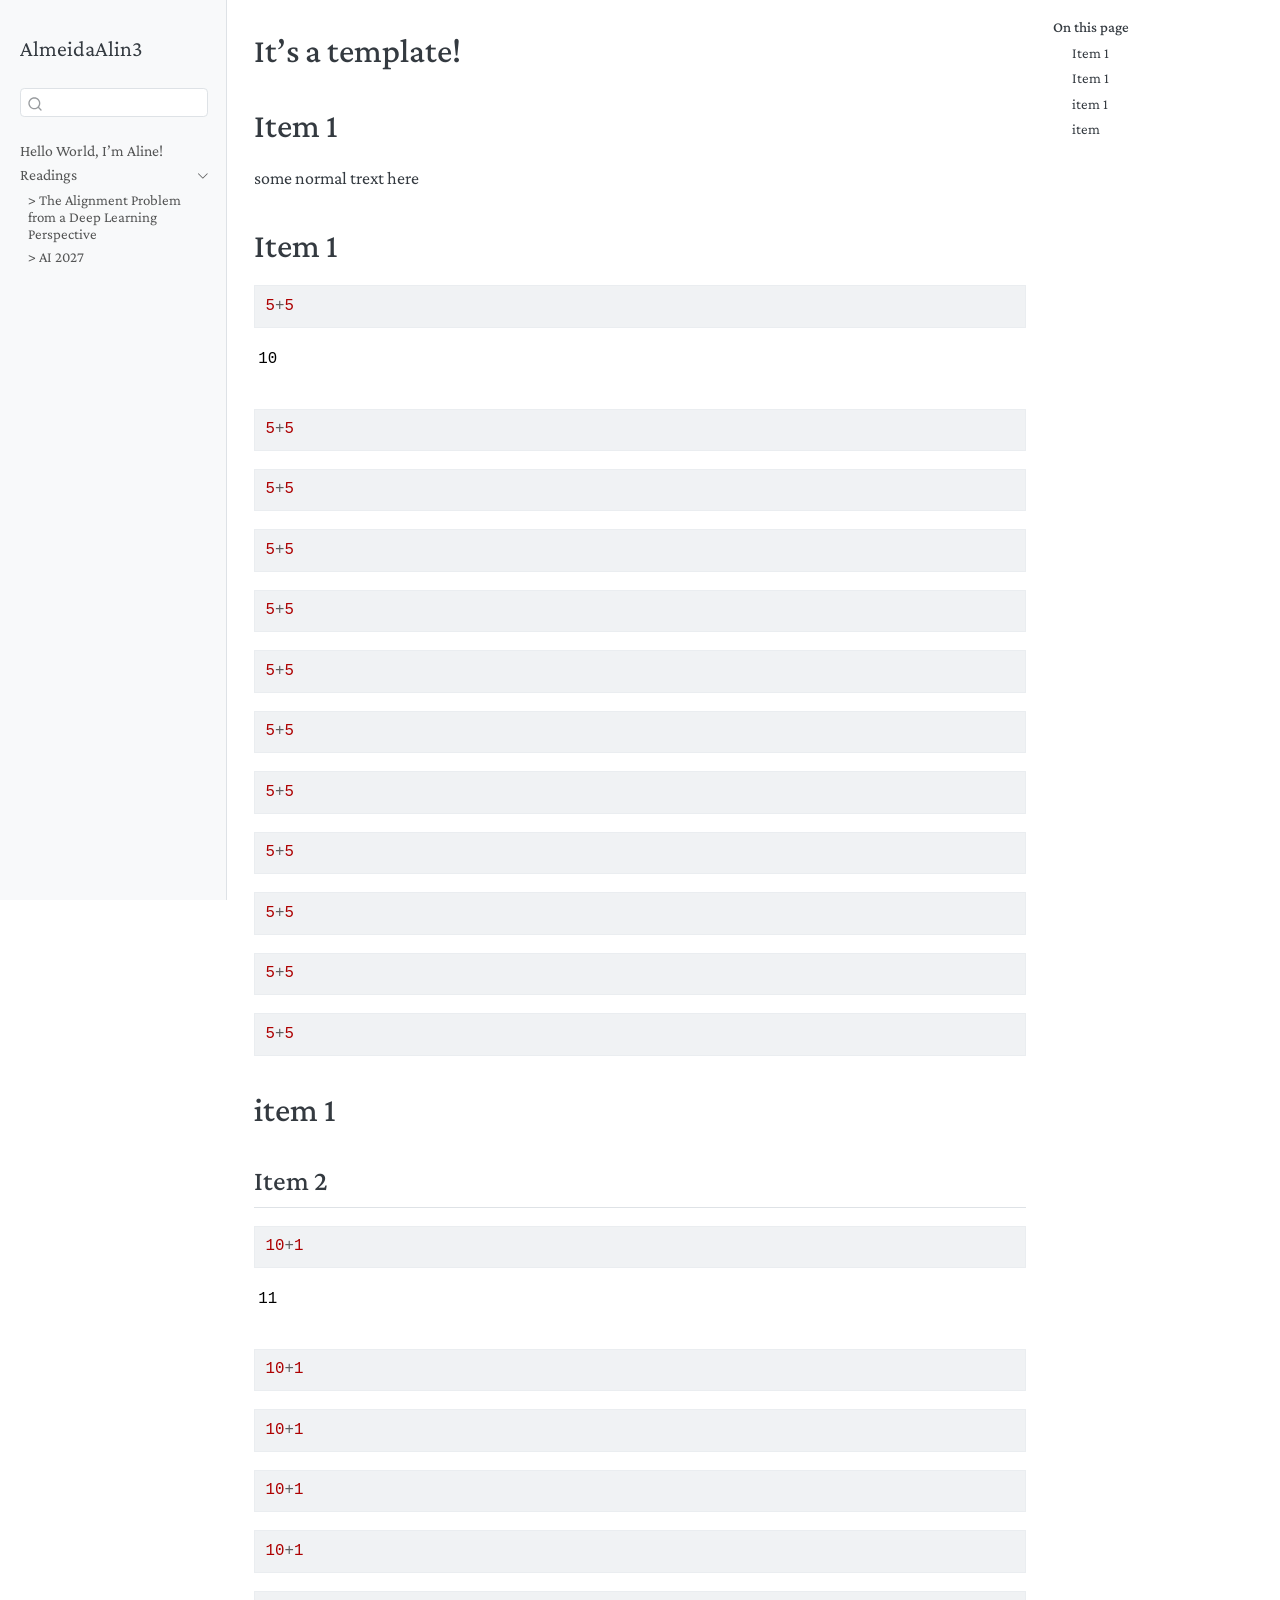
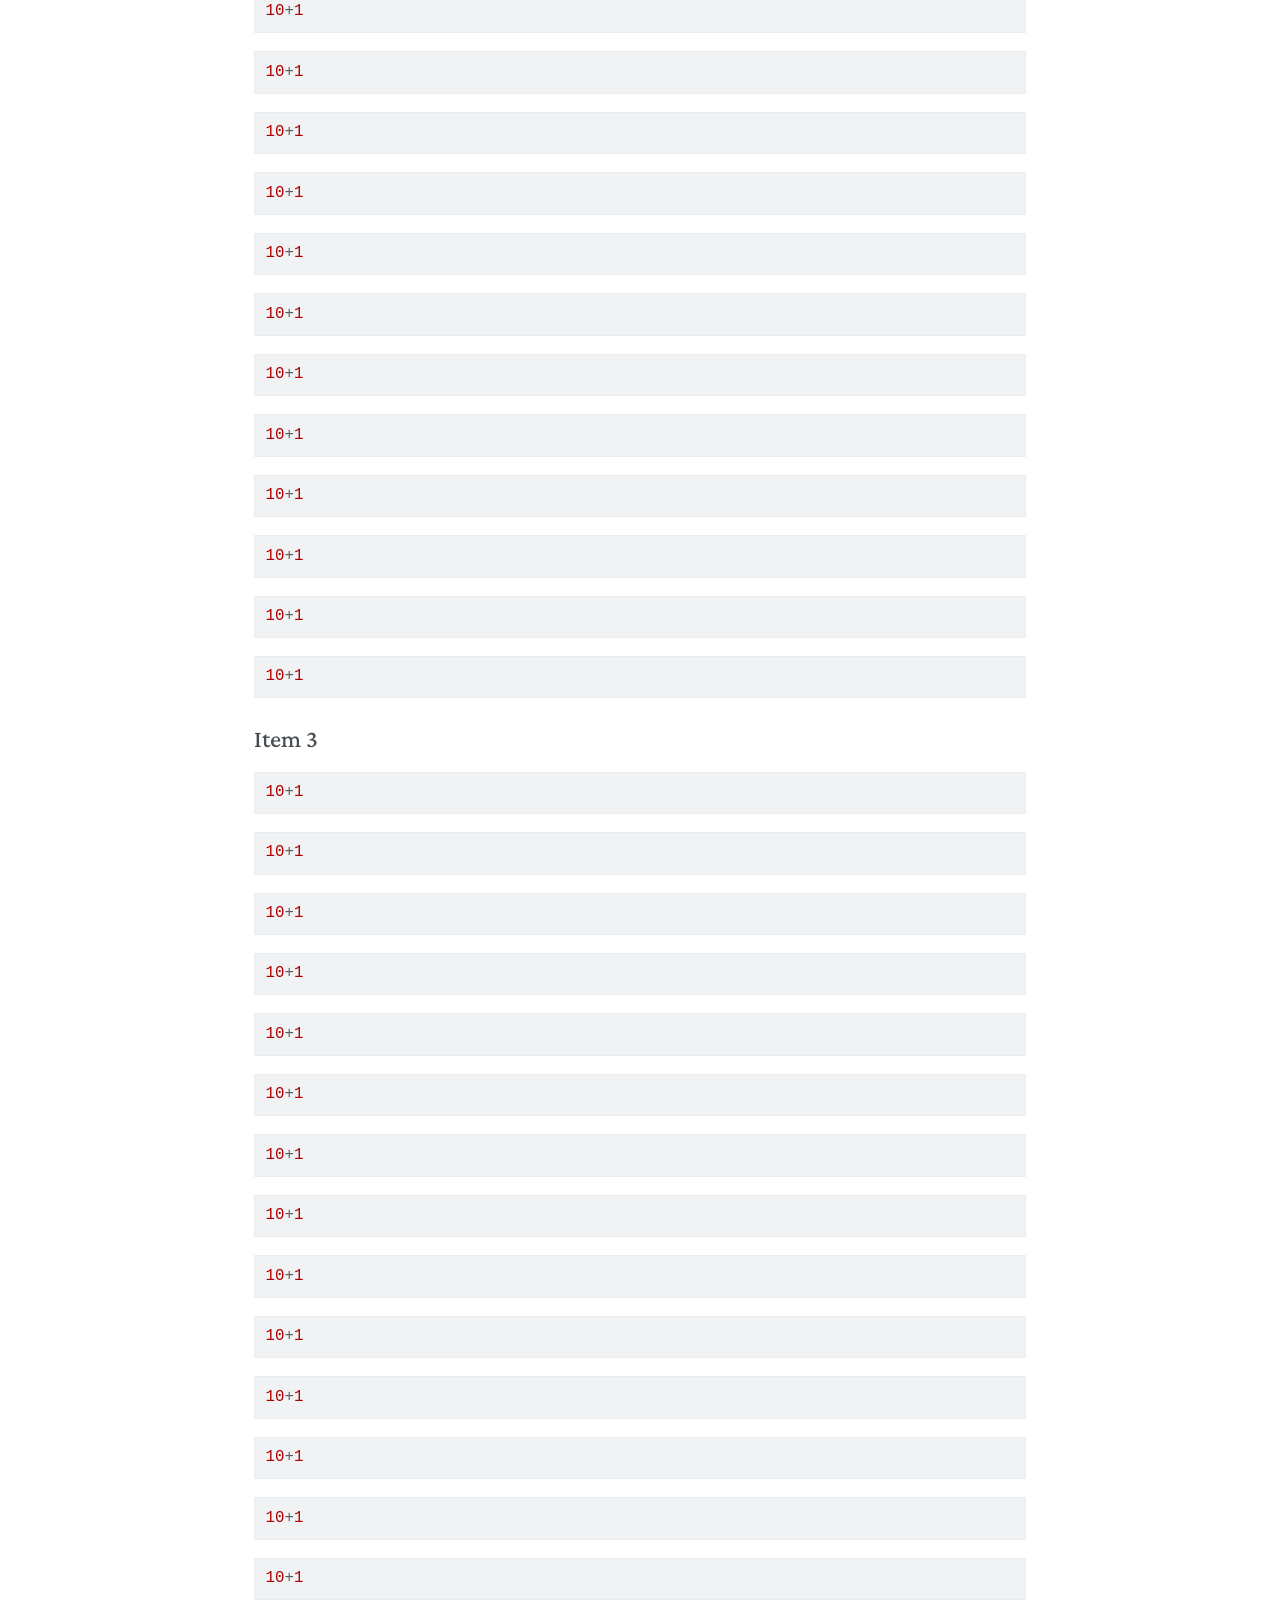
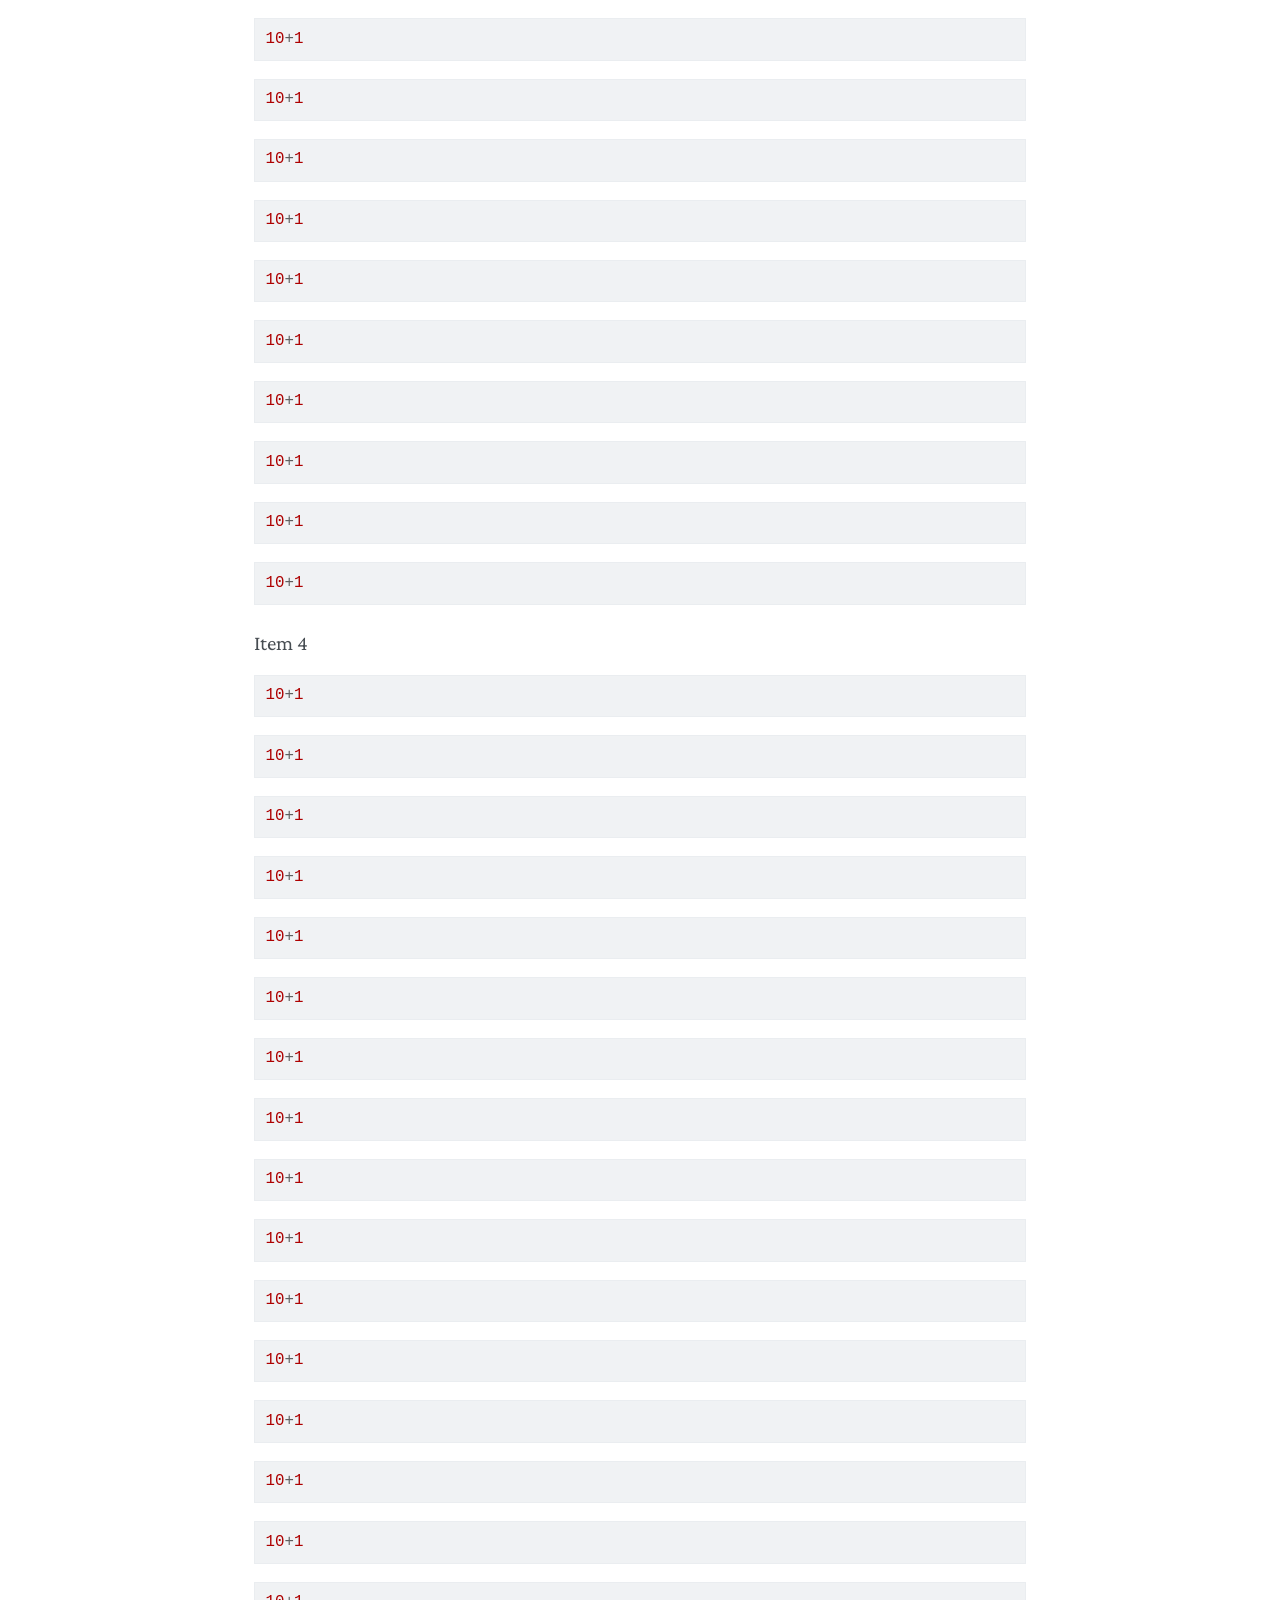
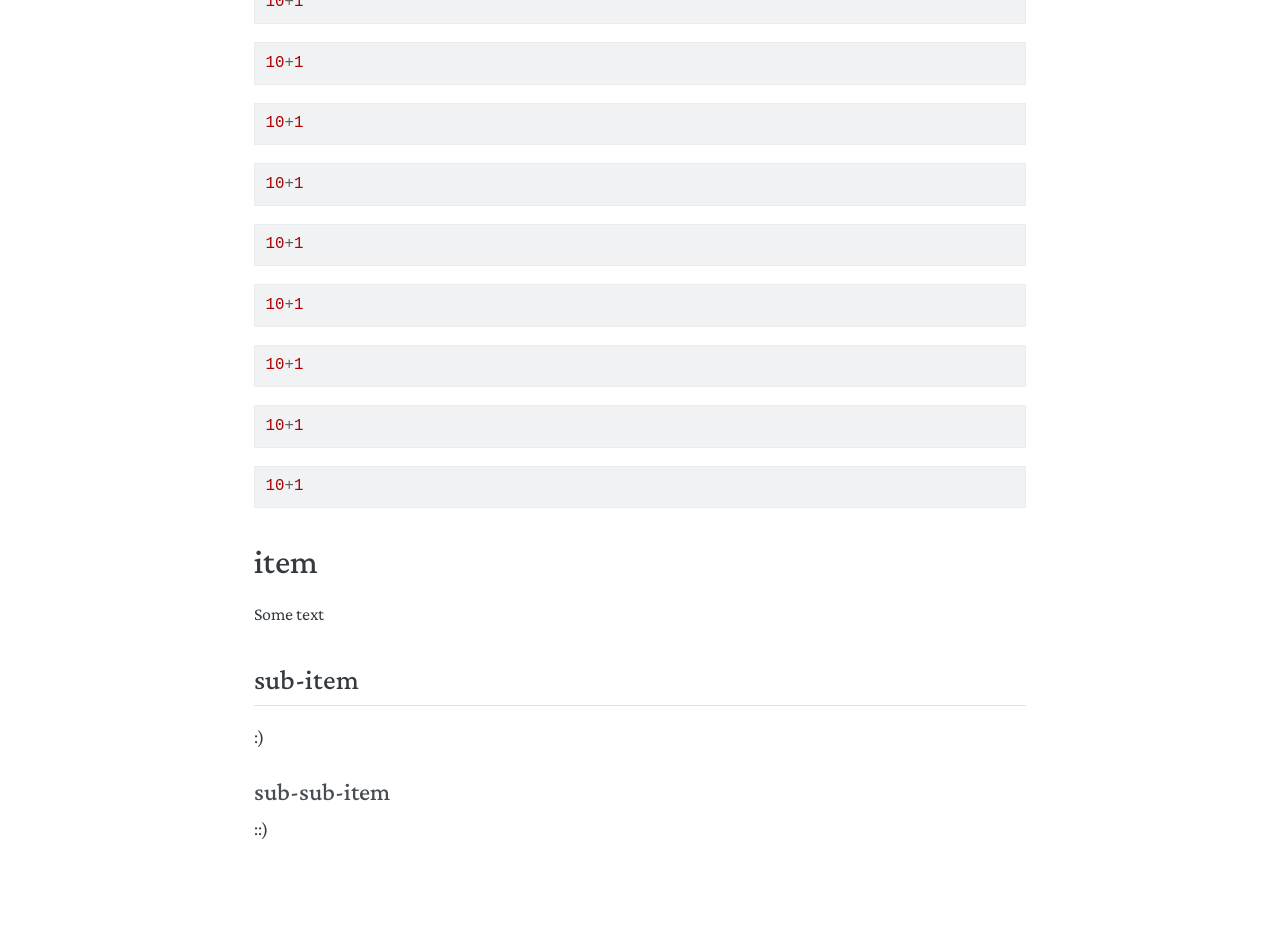
<file: docs/my_docs/arena/Template.html>
<!DOCTYPE html>
<html xmlns="http://www.w3.org/1999/xhtml" lang="en" xml:lang="en"><head>

<meta charset="utf-8">
<meta name="generator" content="quarto-1.8.26">

<meta name="viewport" content="width=device-width, initial-scale=1.0, user-scalable=yes">


<title>It’s a template! – AlmeidaAlin3</title>
<style>
code{white-space: pre-wrap;}
span.smallcaps{font-variant: small-caps;}
div.columns{display: flex; gap: min(4vw, 1.5em);}
div.column{flex: auto; overflow-x: auto;}
div.hanging-indent{margin-left: 1.5em; text-indent: -1.5em;}
ul.task-list{list-style: none;}
ul.task-list li input[type="checkbox"] {
  width: 0.8em;
  margin: 0 0.8em 0.2em -1em; /* quarto-specific, see https://github.com/quarto-dev/quarto-cli/issues/4556 */ 
  vertical-align: middle;
}
/* CSS for syntax highlighting */
html { -webkit-text-size-adjust: 100%; }
pre > code.sourceCode { white-space: pre; position: relative; }
pre > code.sourceCode > span { display: inline-block; line-height: 1.25; }
pre > code.sourceCode > span:empty { height: 1.2em; }
.sourceCode { overflow: visible; }
code.sourceCode > span { color: inherit; text-decoration: inherit; }
div.sourceCode { margin: 1em 0; }
pre.sourceCode { margin: 0; }
@media screen {
div.sourceCode { overflow: auto; }
}
@media print {
pre > code.sourceCode { white-space: pre-wrap; }
pre > code.sourceCode > span { text-indent: -5em; padding-left: 5em; }
}
pre.numberSource code
  { counter-reset: source-line 0; }
pre.numberSource code > span
  { position: relative; left: -4em; counter-increment: source-line; }
pre.numberSource code > span > a:first-child::before
  { content: counter(source-line);
    position: relative; left: -1em; text-align: right; vertical-align: baseline;
    border: none; display: inline-block;
    -webkit-touch-callout: none; -webkit-user-select: none;
    -khtml-user-select: none; -moz-user-select: none;
    -ms-user-select: none; user-select: none;
    padding: 0 4px; width: 4em;
  }
pre.numberSource { margin-left: 3em;  padding-left: 4px; }
div.sourceCode
  {   }
@media screen {
pre > code.sourceCode > span > a:first-child::before { text-decoration: underline; }
}
</style>


<script src="../../site_libs/quarto-nav/quarto-nav.js"></script>
<script src="../../site_libs/quarto-nav/headroom.min.js"></script>
<script src="../../site_libs/clipboard/clipboard.min.js"></script>
<script src="../../site_libs/quarto-search/autocomplete.umd.js"></script>
<script src="../../site_libs/quarto-search/fuse.min.js"></script>
<script src="../../site_libs/quarto-search/quarto-search.js"></script>
<meta name="quarto:offset" content="../../">
<link href="../../assets/favicon.ico" rel="icon">
<script src="../../site_libs/quarto-html/quarto.js" type="module"></script>
<script src="../../site_libs/quarto-html/tabsets/tabsets.js" type="module"></script>
<script src="../../site_libs/quarto-html/axe/axe-check.js" type="module"></script>
<script src="../../site_libs/quarto-html/popper.min.js"></script>
<script src="../../site_libs/quarto-html/tippy.umd.min.js"></script>
<script src="../../site_libs/quarto-html/anchor.min.js"></script>
<link href="../../site_libs/quarto-html/tippy.css" rel="stylesheet">
<link href="../../site_libs/quarto-html/quarto-syntax-highlighting-587c61ba64f3a5504c4d52d930310e48.css" rel="stylesheet" id="quarto-text-highlighting-styles">
<script src="../../site_libs/bootstrap/bootstrap.min.js"></script>
<link href="../../site_libs/bootstrap/bootstrap-icons.css" rel="stylesheet">
<link href="../../site_libs/bootstrap/bootstrap-1397abb8f2ace67c03d6b5e76c6315b7.min.css" rel="stylesheet" append-hash="true" id="quarto-bootstrap" data-mode="light">
<script id="quarto-search-options" type="application/json">{
  "location": "sidebar",
  "copy-button": false,
  "collapse-after": 3,
  "panel-placement": "start",
  "type": "textbox",
  "limit": 50,
  "keyboard-shortcut": [
    "f",
    "/",
    "s"
  ],
  "show-item-context": false,
  "language": {
    "search-no-results-text": "No results",
    "search-matching-documents-text": "matching documents",
    "search-copy-link-title": "Copy link to search",
    "search-hide-matches-text": "Hide additional matches",
    "search-more-match-text": "more match in this document",
    "search-more-matches-text": "more matches in this document",
    "search-clear-button-title": "Clear",
    "search-text-placeholder": "",
    "search-detached-cancel-button-title": "Cancel",
    "search-submit-button-title": "Submit",
    "search-label": "Search"
  }
}</script>


<link rel="stylesheet" href="../../assets/styles.css">
</head>

<body class="nav-sidebar docked quarto-light">

<div id="quarto-search-results"></div>
  <header id="quarto-header" class="headroom fixed-top">
  <nav class="quarto-secondary-nav">
    <div class="container-fluid d-flex">
      <button type="button" class="quarto-btn-toggle btn" data-bs-toggle="collapse" role="button" data-bs-target=".quarto-sidebar-collapse-item" aria-controls="quarto-sidebar" aria-expanded="false" aria-label="Toggle sidebar navigation" onclick="if (window.quartoToggleHeadroom) { window.quartoToggleHeadroom(); }">
        <i class="bi bi-layout-text-sidebar-reverse"></i>
      </button>
        <nav class="quarto-page-breadcrumbs" aria-label="breadcrumb"><ol class="breadcrumb"><li class="breadcrumb-item">
      AlmeidaAlin3
      </li></ol></nav>
        <a class="flex-grow-1" role="navigation" data-bs-toggle="collapse" data-bs-target=".quarto-sidebar-collapse-item" aria-controls="quarto-sidebar" aria-expanded="false" aria-label="Toggle sidebar navigation" onclick="if (window.quartoToggleHeadroom) { window.quartoToggleHeadroom(); }">      
        </a>
      <button type="button" class="btn quarto-search-button" aria-label="Search" onclick="window.quartoOpenSearch();">
        <i class="bi bi-search"></i>
      </button>
    </div>
  </nav>
</header>
<!-- content -->
<div id="quarto-content" class="quarto-container page-columns page-rows-contents page-layout-article">
<!-- sidebar -->
  <nav id="quarto-sidebar" class="sidebar collapse collapse-horizontal quarto-sidebar-collapse-item sidebar-navigation docked overflow-auto">
    <div class="pt-lg-2 mt-2 text-left sidebar-header">
    <div class="sidebar-title mb-0 py-0">
      <a href="../../">AlmeidaAlin3</a> 
    </div>
      </div>
        <div class="mt-2 flex-shrink-0 align-items-center">
        <div class="sidebar-search">
        <div id="quarto-search" class="" title="Search"></div>
        </div>
        </div>
    <div class="sidebar-menu-container"> 
    <ul class="list-unstyled mt-1">
        <li class="sidebar-item">
  <div class="sidebar-item-container"> 
  <a href="../../index.html" class="sidebar-item-text sidebar-link">
 <span class="menu-text">Hello World, I’m Aline!</span></a>
  </div>
</li>
        <li class="sidebar-item sidebar-item-section">
      <div class="sidebar-item-container"> 
            <a class="sidebar-item-text sidebar-link text-start" data-bs-toggle="collapse" data-bs-target="#quarto-sidebar-section-1" role="navigation" aria-expanded="true">
 <span class="menu-text">Readings</span></a>
          <a class="sidebar-item-toggle text-start" data-bs-toggle="collapse" data-bs-target="#quarto-sidebar-section-1" role="navigation" aria-expanded="true" aria-label="Toggle section">
            <i class="bi bi-chevron-right ms-2"></i>
          </a> 
      </div>
      <ul id="quarto-sidebar-section-1" class="collapse list-unstyled sidebar-section depth1 show">  
          <li class="sidebar-item">
  <div class="sidebar-item-container"> 
  <a href="../../my_docs/readings/alignment_problem_dl/alignment_problem_dl.html" class="sidebar-item-text sidebar-link">
 <span class="menu-text">&gt; The Alignment Problem from a Deep Learning Perspective</span></a>
  </div>
</li>
          <li class="sidebar-item">
  <div class="sidebar-item-container"> 
  <a href="../../my_docs/readings/ai_2027/ai_2027.html" class="sidebar-item-text sidebar-link">
 <span class="menu-text">&gt; AI 2027</span></a>
  </div>
</li>
      </ul>
  </li>
    </ul>
    </div>
</nav>
<div id="quarto-sidebar-glass" class="quarto-sidebar-collapse-item" data-bs-toggle="collapse" data-bs-target=".quarto-sidebar-collapse-item"></div>
<!-- margin-sidebar -->
    <div id="quarto-margin-sidebar" class="sidebar margin-sidebar">
        <nav id="TOC" role="doc-toc" class="toc-active">
    <h2 id="toc-title">On this page</h2>
   
  <ul>
  <li><a href="#item-1" id="toc-item-1" class="nav-link active" data-scroll-target="#item-1">Item 1</a></li>
  <li><a href="#item-1-1" id="toc-item-1-1" class="nav-link" data-scroll-target="#item-1-1">Item 1</a></li>
  <li><a href="#item-1-2" id="toc-item-1-2" class="nav-link" data-scroll-target="#item-1-2">item 1</a>
  <ul>
  <li><a href="#item-2" id="toc-item-2" class="nav-link" data-scroll-target="#item-2">Item 2</a>
  <ul>
  <li><a href="#item-3" id="toc-item-3" class="nav-link" data-scroll-target="#item-3">Item 3</a>
  <ul class="collapse">
  <li><a href="#item-4" id="toc-item-4" class="nav-link" data-scroll-target="#item-4">Item 4</a></li>
  </ul></li>
  </ul></li>
  </ul></li>
  <li><a href="#item" id="toc-item" class="nav-link" data-scroll-target="#item">item</a>
  <ul>
  <li><a href="#sub-item" id="toc-sub-item" class="nav-link" data-scroll-target="#sub-item">sub-item</a>
  <ul>
  <li><a href="#sub-sub-item" id="toc-sub-sub-item" class="nav-link" data-scroll-target="#sub-sub-item">sub-sub-item</a></li>
  </ul></li>
  </ul></li>
  </ul>
</nav>
    </div>
<!-- main -->
<main class="content" id="quarto-document-content">

<header id="title-block-header" class="quarto-title-block default">
<div class="quarto-title">
<h1 class="title">It’s a template!</h1>
</div>



<div class="quarto-title-meta">

    
  
    
  </div>
  


</header>


<section id="item-1" class="level1">
<h1>Item 1</h1>
<p>some normal trext here</p>
</section>
<section id="item-1-1" class="level1">
<h1>Item 1</h1>
<div id="cell-4" class="cell">
<div class="code-copy-outer-scaffold"><div class="sourceCode cell-code" id="cb1"><pre class="sourceCode python code-with-copy"><code class="sourceCode python"><span id="cb1-1"><a href="#cb1-1" aria-hidden="true" tabindex="-1"></a><span class="dv">5</span><span class="op">+</span><span class="dv">5</span></span></code></pre></div><button title="Copy to Clipboard" class="code-copy-button"><i class="bi"></i></button></div>
<div class="cell-output cell-output-display" data-execution_count="2">
<pre><code>10</code></pre>
</div>
</div>
<div id="cell-5" class="cell">
<div class="code-copy-outer-scaffold"><div class="sourceCode cell-code" id="cb3"><pre class="sourceCode python code-with-copy"><code class="sourceCode python"><span id="cb3-1"><a href="#cb3-1" aria-hidden="true" tabindex="-1"></a><span class="dv">5</span><span class="op">+</span><span class="dv">5</span></span></code></pre></div><button title="Copy to Clipboard" class="code-copy-button"><i class="bi"></i></button></div>
</div>
<div id="cell-6" class="cell">
<div class="code-copy-outer-scaffold"><div class="sourceCode cell-code" id="cb4"><pre class="sourceCode python code-with-copy"><code class="sourceCode python"><span id="cb4-1"><a href="#cb4-1" aria-hidden="true" tabindex="-1"></a><span class="dv">5</span><span class="op">+</span><span class="dv">5</span></span></code></pre></div><button title="Copy to Clipboard" class="code-copy-button"><i class="bi"></i></button></div>
</div>
<div id="cell-7" class="cell">
<div class="code-copy-outer-scaffold"><div class="sourceCode cell-code" id="cb5"><pre class="sourceCode python code-with-copy"><code class="sourceCode python"><span id="cb5-1"><a href="#cb5-1" aria-hidden="true" tabindex="-1"></a><span class="dv">5</span><span class="op">+</span><span class="dv">5</span></span></code></pre></div><button title="Copy to Clipboard" class="code-copy-button"><i class="bi"></i></button></div>
</div>
<div id="cell-8" class="cell">
<div class="code-copy-outer-scaffold"><div class="sourceCode cell-code" id="cb6"><pre class="sourceCode python code-with-copy"><code class="sourceCode python"><span id="cb6-1"><a href="#cb6-1" aria-hidden="true" tabindex="-1"></a><span class="dv">5</span><span class="op">+</span><span class="dv">5</span></span></code></pre></div><button title="Copy to Clipboard" class="code-copy-button"><i class="bi"></i></button></div>
</div>
<div id="cell-9" class="cell">
<div class="code-copy-outer-scaffold"><div class="sourceCode cell-code" id="cb7"><pre class="sourceCode python code-with-copy"><code class="sourceCode python"><span id="cb7-1"><a href="#cb7-1" aria-hidden="true" tabindex="-1"></a><span class="dv">5</span><span class="op">+</span><span class="dv">5</span></span></code></pre></div><button title="Copy to Clipboard" class="code-copy-button"><i class="bi"></i></button></div>
</div>
<div id="cell-10" class="cell">
<div class="code-copy-outer-scaffold"><div class="sourceCode cell-code" id="cb8"><pre class="sourceCode python code-with-copy"><code class="sourceCode python"><span id="cb8-1"><a href="#cb8-1" aria-hidden="true" tabindex="-1"></a><span class="dv">5</span><span class="op">+</span><span class="dv">5</span></span></code></pre></div><button title="Copy to Clipboard" class="code-copy-button"><i class="bi"></i></button></div>
</div>
<div id="cell-11" class="cell">
<div class="code-copy-outer-scaffold"><div class="sourceCode cell-code" id="cb9"><pre class="sourceCode python code-with-copy"><code class="sourceCode python"><span id="cb9-1"><a href="#cb9-1" aria-hidden="true" tabindex="-1"></a><span class="dv">5</span><span class="op">+</span><span class="dv">5</span></span></code></pre></div><button title="Copy to Clipboard" class="code-copy-button"><i class="bi"></i></button></div>
</div>
<div id="cell-12" class="cell">
<div class="code-copy-outer-scaffold"><div class="sourceCode cell-code" id="cb10"><pre class="sourceCode python code-with-copy"><code class="sourceCode python"><span id="cb10-1"><a href="#cb10-1" aria-hidden="true" tabindex="-1"></a><span class="dv">5</span><span class="op">+</span><span class="dv">5</span></span></code></pre></div><button title="Copy to Clipboard" class="code-copy-button"><i class="bi"></i></button></div>
</div>
<div id="cell-13" class="cell">
<div class="code-copy-outer-scaffold"><div class="sourceCode cell-code" id="cb11"><pre class="sourceCode python code-with-copy"><code class="sourceCode python"><span id="cb11-1"><a href="#cb11-1" aria-hidden="true" tabindex="-1"></a><span class="dv">5</span><span class="op">+</span><span class="dv">5</span></span></code></pre></div><button title="Copy to Clipboard" class="code-copy-button"><i class="bi"></i></button></div>
</div>
<div id="cell-14" class="cell">
<div class="code-copy-outer-scaffold"><div class="sourceCode cell-code" id="cb12"><pre class="sourceCode python code-with-copy"><code class="sourceCode python"><span id="cb12-1"><a href="#cb12-1" aria-hidden="true" tabindex="-1"></a><span class="dv">5</span><span class="op">+</span><span class="dv">5</span></span></code></pre></div><button title="Copy to Clipboard" class="code-copy-button"><i class="bi"></i></button></div>
</div>
<div id="cell-15" class="cell">
<div class="code-copy-outer-scaffold"><div class="sourceCode cell-code" id="cb13"><pre class="sourceCode python code-with-copy"><code class="sourceCode python"><span id="cb13-1"><a href="#cb13-1" aria-hidden="true" tabindex="-1"></a><span class="dv">5</span><span class="op">+</span><span class="dv">5</span></span></code></pre></div><button title="Copy to Clipboard" class="code-copy-button"><i class="bi"></i></button></div>
</div>
</section>
<section id="item-1-2" class="level1">
<h1>item 1</h1>
<section id="item-2" class="level2">
<h2 class="anchored" data-anchor-id="item-2">Item 2</h2>
<div id="cell-18" class="cell" data-execution_count="3">
<div class="code-copy-outer-scaffold"><div class="sourceCode cell-code" id="cb14"><pre class="sourceCode python code-with-copy"><code class="sourceCode python"><span id="cb14-1"><a href="#cb14-1" aria-hidden="true" tabindex="-1"></a><span class="dv">10</span><span class="op">+</span><span class="dv">1</span></span></code></pre></div><button title="Copy to Clipboard" class="code-copy-button"><i class="bi"></i></button></div>
<div class="cell-output cell-output-display" data-execution_count="3">
<pre><code>11</code></pre>
</div>
</div>
<div id="cell-19" class="cell">
<div class="code-copy-outer-scaffold"><div class="sourceCode cell-code" id="cb16"><pre class="sourceCode python code-with-copy"><code class="sourceCode python"><span id="cb16-1"><a href="#cb16-1" aria-hidden="true" tabindex="-1"></a><span class="dv">10</span><span class="op">+</span><span class="dv">1</span></span></code></pre></div><button title="Copy to Clipboard" class="code-copy-button"><i class="bi"></i></button></div>
</div>
<div id="cell-20" class="cell">
<div class="code-copy-outer-scaffold"><div class="sourceCode cell-code" id="cb17"><pre class="sourceCode python code-with-copy"><code class="sourceCode python"><span id="cb17-1"><a href="#cb17-1" aria-hidden="true" tabindex="-1"></a><span class="dv">10</span><span class="op">+</span><span class="dv">1</span></span></code></pre></div><button title="Copy to Clipboard" class="code-copy-button"><i class="bi"></i></button></div>
</div>
<div id="cell-21" class="cell">
<div class="code-copy-outer-scaffold"><div class="sourceCode cell-code" id="cb18"><pre class="sourceCode python code-with-copy"><code class="sourceCode python"><span id="cb18-1"><a href="#cb18-1" aria-hidden="true" tabindex="-1"></a><span class="dv">10</span><span class="op">+</span><span class="dv">1</span></span></code></pre></div><button title="Copy to Clipboard" class="code-copy-button"><i class="bi"></i></button></div>
</div>
<div id="cell-22" class="cell">
<div class="code-copy-outer-scaffold"><div class="sourceCode cell-code" id="cb19"><pre class="sourceCode python code-with-copy"><code class="sourceCode python"><span id="cb19-1"><a href="#cb19-1" aria-hidden="true" tabindex="-1"></a><span class="dv">10</span><span class="op">+</span><span class="dv">1</span></span></code></pre></div><button title="Copy to Clipboard" class="code-copy-button"><i class="bi"></i></button></div>
</div>
<div id="cell-23" class="cell">
<div class="code-copy-outer-scaffold"><div class="sourceCode cell-code" id="cb20"><pre class="sourceCode python code-with-copy"><code class="sourceCode python"><span id="cb20-1"><a href="#cb20-1" aria-hidden="true" tabindex="-1"></a><span class="dv">10</span><span class="op">+</span><span class="dv">1</span></span></code></pre></div><button title="Copy to Clipboard" class="code-copy-button"><i class="bi"></i></button></div>
</div>
<div id="cell-24" class="cell">
<div class="code-copy-outer-scaffold"><div class="sourceCode cell-code" id="cb21"><pre class="sourceCode python code-with-copy"><code class="sourceCode python"><span id="cb21-1"><a href="#cb21-1" aria-hidden="true" tabindex="-1"></a><span class="dv">10</span><span class="op">+</span><span class="dv">1</span></span></code></pre></div><button title="Copy to Clipboard" class="code-copy-button"><i class="bi"></i></button></div>
</div>
<div id="cell-25" class="cell">
<div class="code-copy-outer-scaffold"><div class="sourceCode cell-code" id="cb22"><pre class="sourceCode python code-with-copy"><code class="sourceCode python"><span id="cb22-1"><a href="#cb22-1" aria-hidden="true" tabindex="-1"></a><span class="dv">10</span><span class="op">+</span><span class="dv">1</span></span></code></pre></div><button title="Copy to Clipboard" class="code-copy-button"><i class="bi"></i></button></div>
</div>
<div id="cell-26" class="cell">
<div class="code-copy-outer-scaffold"><div class="sourceCode cell-code" id="cb23"><pre class="sourceCode python code-with-copy"><code class="sourceCode python"><span id="cb23-1"><a href="#cb23-1" aria-hidden="true" tabindex="-1"></a><span class="dv">10</span><span class="op">+</span><span class="dv">1</span></span></code></pre></div><button title="Copy to Clipboard" class="code-copy-button"><i class="bi"></i></button></div>
</div>
<div id="cell-27" class="cell">
<div class="code-copy-outer-scaffold"><div class="sourceCode cell-code" id="cb24"><pre class="sourceCode python code-with-copy"><code class="sourceCode python"><span id="cb24-1"><a href="#cb24-1" aria-hidden="true" tabindex="-1"></a><span class="dv">10</span><span class="op">+</span><span class="dv">1</span></span></code></pre></div><button title="Copy to Clipboard" class="code-copy-button"><i class="bi"></i></button></div>
</div>
<div id="cell-28" class="cell">
<div class="code-copy-outer-scaffold"><div class="sourceCode cell-code" id="cb25"><pre class="sourceCode python code-with-copy"><code class="sourceCode python"><span id="cb25-1"><a href="#cb25-1" aria-hidden="true" tabindex="-1"></a><span class="dv">10</span><span class="op">+</span><span class="dv">1</span></span></code></pre></div><button title="Copy to Clipboard" class="code-copy-button"><i class="bi"></i></button></div>
</div>
<div id="cell-29" class="cell">
<div class="code-copy-outer-scaffold"><div class="sourceCode cell-code" id="cb26"><pre class="sourceCode python code-with-copy"><code class="sourceCode python"><span id="cb26-1"><a href="#cb26-1" aria-hidden="true" tabindex="-1"></a><span class="dv">10</span><span class="op">+</span><span class="dv">1</span></span></code></pre></div><button title="Copy to Clipboard" class="code-copy-button"><i class="bi"></i></button></div>
</div>
<div id="cell-30" class="cell">
<div class="code-copy-outer-scaffold"><div class="sourceCode cell-code" id="cb27"><pre class="sourceCode python code-with-copy"><code class="sourceCode python"><span id="cb27-1"><a href="#cb27-1" aria-hidden="true" tabindex="-1"></a><span class="dv">10</span><span class="op">+</span><span class="dv">1</span></span></code></pre></div><button title="Copy to Clipboard" class="code-copy-button"><i class="bi"></i></button></div>
</div>
<div id="cell-31" class="cell">
<div class="code-copy-outer-scaffold"><div class="sourceCode cell-code" id="cb28"><pre class="sourceCode python code-with-copy"><code class="sourceCode python"><span id="cb28-1"><a href="#cb28-1" aria-hidden="true" tabindex="-1"></a><span class="dv">10</span><span class="op">+</span><span class="dv">1</span></span></code></pre></div><button title="Copy to Clipboard" class="code-copy-button"><i class="bi"></i></button></div>
</div>
<div id="cell-32" class="cell">
<div class="code-copy-outer-scaffold"><div class="sourceCode cell-code" id="cb29"><pre class="sourceCode python code-with-copy"><code class="sourceCode python"><span id="cb29-1"><a href="#cb29-1" aria-hidden="true" tabindex="-1"></a><span class="dv">10</span><span class="op">+</span><span class="dv">1</span></span></code></pre></div><button title="Copy to Clipboard" class="code-copy-button"><i class="bi"></i></button></div>
</div>
<div id="cell-33" class="cell">
<div class="code-copy-outer-scaffold"><div class="sourceCode cell-code" id="cb30"><pre class="sourceCode python code-with-copy"><code class="sourceCode python"><span id="cb30-1"><a href="#cb30-1" aria-hidden="true" tabindex="-1"></a><span class="dv">10</span><span class="op">+</span><span class="dv">1</span></span></code></pre></div><button title="Copy to Clipboard" class="code-copy-button"><i class="bi"></i></button></div>
</div>
<div id="cell-34" class="cell">
<div class="code-copy-outer-scaffold"><div class="sourceCode cell-code" id="cb31"><pre class="sourceCode python code-with-copy"><code class="sourceCode python"><span id="cb31-1"><a href="#cb31-1" aria-hidden="true" tabindex="-1"></a><span class="dv">10</span><span class="op">+</span><span class="dv">1</span></span></code></pre></div><button title="Copy to Clipboard" class="code-copy-button"><i class="bi"></i></button></div>
</div>
<section id="item-3" class="level3">
<h3 class="anchored" data-anchor-id="item-3">Item 3</h3>
<div id="cell-36" class="cell">
<div class="code-copy-outer-scaffold"><div class="sourceCode cell-code" id="cb32"><pre class="sourceCode python code-with-copy"><code class="sourceCode python"><span id="cb32-1"><a href="#cb32-1" aria-hidden="true" tabindex="-1"></a><span class="dv">10</span><span class="op">+</span><span class="dv">1</span></span></code></pre></div><button title="Copy to Clipboard" class="code-copy-button"><i class="bi"></i></button></div>
</div>
<div id="cell-37" class="cell">
<div class="code-copy-outer-scaffold"><div class="sourceCode cell-code" id="cb33"><pre class="sourceCode python code-with-copy"><code class="sourceCode python"><span id="cb33-1"><a href="#cb33-1" aria-hidden="true" tabindex="-1"></a><span class="dv">10</span><span class="op">+</span><span class="dv">1</span></span></code></pre></div><button title="Copy to Clipboard" class="code-copy-button"><i class="bi"></i></button></div>
</div>
<div id="cell-38" class="cell">
<div class="code-copy-outer-scaffold"><div class="sourceCode cell-code" id="cb34"><pre class="sourceCode python code-with-copy"><code class="sourceCode python"><span id="cb34-1"><a href="#cb34-1" aria-hidden="true" tabindex="-1"></a><span class="dv">10</span><span class="op">+</span><span class="dv">1</span></span></code></pre></div><button title="Copy to Clipboard" class="code-copy-button"><i class="bi"></i></button></div>
</div>
<div id="cell-39" class="cell">
<div class="code-copy-outer-scaffold"><div class="sourceCode cell-code" id="cb35"><pre class="sourceCode python code-with-copy"><code class="sourceCode python"><span id="cb35-1"><a href="#cb35-1" aria-hidden="true" tabindex="-1"></a><span class="dv">10</span><span class="op">+</span><span class="dv">1</span></span></code></pre></div><button title="Copy to Clipboard" class="code-copy-button"><i class="bi"></i></button></div>
</div>
<div id="cell-40" class="cell">
<div class="code-copy-outer-scaffold"><div class="sourceCode cell-code" id="cb36"><pre class="sourceCode python code-with-copy"><code class="sourceCode python"><span id="cb36-1"><a href="#cb36-1" aria-hidden="true" tabindex="-1"></a><span class="dv">10</span><span class="op">+</span><span class="dv">1</span></span></code></pre></div><button title="Copy to Clipboard" class="code-copy-button"><i class="bi"></i></button></div>
</div>
<div id="cell-41" class="cell">
<div class="code-copy-outer-scaffold"><div class="sourceCode cell-code" id="cb37"><pre class="sourceCode python code-with-copy"><code class="sourceCode python"><span id="cb37-1"><a href="#cb37-1" aria-hidden="true" tabindex="-1"></a><span class="dv">10</span><span class="op">+</span><span class="dv">1</span></span></code></pre></div><button title="Copy to Clipboard" class="code-copy-button"><i class="bi"></i></button></div>
</div>
<div id="cell-42" class="cell">
<div class="code-copy-outer-scaffold"><div class="sourceCode cell-code" id="cb38"><pre class="sourceCode python code-with-copy"><code class="sourceCode python"><span id="cb38-1"><a href="#cb38-1" aria-hidden="true" tabindex="-1"></a><span class="dv">10</span><span class="op">+</span><span class="dv">1</span></span></code></pre></div><button title="Copy to Clipboard" class="code-copy-button"><i class="bi"></i></button></div>
</div>
<div id="cell-43" class="cell">
<div class="code-copy-outer-scaffold"><div class="sourceCode cell-code" id="cb39"><pre class="sourceCode python code-with-copy"><code class="sourceCode python"><span id="cb39-1"><a href="#cb39-1" aria-hidden="true" tabindex="-1"></a><span class="dv">10</span><span class="op">+</span><span class="dv">1</span></span></code></pre></div><button title="Copy to Clipboard" class="code-copy-button"><i class="bi"></i></button></div>
</div>
<div id="cell-44" class="cell">
<div class="code-copy-outer-scaffold"><div class="sourceCode cell-code" id="cb40"><pre class="sourceCode python code-with-copy"><code class="sourceCode python"><span id="cb40-1"><a href="#cb40-1" aria-hidden="true" tabindex="-1"></a><span class="dv">10</span><span class="op">+</span><span class="dv">1</span></span></code></pre></div><button title="Copy to Clipboard" class="code-copy-button"><i class="bi"></i></button></div>
</div>
<div id="cell-45" class="cell">
<div class="code-copy-outer-scaffold"><div class="sourceCode cell-code" id="cb41"><pre class="sourceCode python code-with-copy"><code class="sourceCode python"><span id="cb41-1"><a href="#cb41-1" aria-hidden="true" tabindex="-1"></a><span class="dv">10</span><span class="op">+</span><span class="dv">1</span></span></code></pre></div><button title="Copy to Clipboard" class="code-copy-button"><i class="bi"></i></button></div>
</div>
<div id="cell-46" class="cell">
<div class="code-copy-outer-scaffold"><div class="sourceCode cell-code" id="cb42"><pre class="sourceCode python code-with-copy"><code class="sourceCode python"><span id="cb42-1"><a href="#cb42-1" aria-hidden="true" tabindex="-1"></a><span class="dv">10</span><span class="op">+</span><span class="dv">1</span></span></code></pre></div><button title="Copy to Clipboard" class="code-copy-button"><i class="bi"></i></button></div>
</div>
<div id="cell-47" class="cell">
<div class="code-copy-outer-scaffold"><div class="sourceCode cell-code" id="cb43"><pre class="sourceCode python code-with-copy"><code class="sourceCode python"><span id="cb43-1"><a href="#cb43-1" aria-hidden="true" tabindex="-1"></a><span class="dv">10</span><span class="op">+</span><span class="dv">1</span></span></code></pre></div><button title="Copy to Clipboard" class="code-copy-button"><i class="bi"></i></button></div>
</div>
<div id="cell-48" class="cell">
<div class="code-copy-outer-scaffold"><div class="sourceCode cell-code" id="cb44"><pre class="sourceCode python code-with-copy"><code class="sourceCode python"><span id="cb44-1"><a href="#cb44-1" aria-hidden="true" tabindex="-1"></a><span class="dv">10</span><span class="op">+</span><span class="dv">1</span></span></code></pre></div><button title="Copy to Clipboard" class="code-copy-button"><i class="bi"></i></button></div>
</div>
<div id="cell-49" class="cell">
<div class="code-copy-outer-scaffold"><div class="sourceCode cell-code" id="cb45"><pre class="sourceCode python code-with-copy"><code class="sourceCode python"><span id="cb45-1"><a href="#cb45-1" aria-hidden="true" tabindex="-1"></a><span class="dv">10</span><span class="op">+</span><span class="dv">1</span></span></code></pre></div><button title="Copy to Clipboard" class="code-copy-button"><i class="bi"></i></button></div>
</div>
<div id="cell-50" class="cell">
<div class="code-copy-outer-scaffold"><div class="sourceCode cell-code" id="cb46"><pre class="sourceCode python code-with-copy"><code class="sourceCode python"><span id="cb46-1"><a href="#cb46-1" aria-hidden="true" tabindex="-1"></a><span class="dv">10</span><span class="op">+</span><span class="dv">1</span></span></code></pre></div><button title="Copy to Clipboard" class="code-copy-button"><i class="bi"></i></button></div>
</div>
<div id="cell-51" class="cell">
<div class="code-copy-outer-scaffold"><div class="sourceCode cell-code" id="cb47"><pre class="sourceCode python code-with-copy"><code class="sourceCode python"><span id="cb47-1"><a href="#cb47-1" aria-hidden="true" tabindex="-1"></a><span class="dv">10</span><span class="op">+</span><span class="dv">1</span></span></code></pre></div><button title="Copy to Clipboard" class="code-copy-button"><i class="bi"></i></button></div>
</div>
<div id="cell-52" class="cell">
<div class="code-copy-outer-scaffold"><div class="sourceCode cell-code" id="cb48"><pre class="sourceCode python code-with-copy"><code class="sourceCode python"><span id="cb48-1"><a href="#cb48-1" aria-hidden="true" tabindex="-1"></a><span class="dv">10</span><span class="op">+</span><span class="dv">1</span></span></code></pre></div><button title="Copy to Clipboard" class="code-copy-button"><i class="bi"></i></button></div>
</div>
<div id="cell-53" class="cell">
<div class="code-copy-outer-scaffold"><div class="sourceCode cell-code" id="cb49"><pre class="sourceCode python code-with-copy"><code class="sourceCode python"><span id="cb49-1"><a href="#cb49-1" aria-hidden="true" tabindex="-1"></a><span class="dv">10</span><span class="op">+</span><span class="dv">1</span></span></code></pre></div><button title="Copy to Clipboard" class="code-copy-button"><i class="bi"></i></button></div>
</div>
<div id="cell-54" class="cell">
<div class="code-copy-outer-scaffold"><div class="sourceCode cell-code" id="cb50"><pre class="sourceCode python code-with-copy"><code class="sourceCode python"><span id="cb50-1"><a href="#cb50-1" aria-hidden="true" tabindex="-1"></a><span class="dv">10</span><span class="op">+</span><span class="dv">1</span></span></code></pre></div><button title="Copy to Clipboard" class="code-copy-button"><i class="bi"></i></button></div>
</div>
<div id="cell-55" class="cell">
<div class="code-copy-outer-scaffold"><div class="sourceCode cell-code" id="cb51"><pre class="sourceCode python code-with-copy"><code class="sourceCode python"><span id="cb51-1"><a href="#cb51-1" aria-hidden="true" tabindex="-1"></a><span class="dv">10</span><span class="op">+</span><span class="dv">1</span></span></code></pre></div><button title="Copy to Clipboard" class="code-copy-button"><i class="bi"></i></button></div>
</div>
<div id="cell-56" class="cell">
<div class="code-copy-outer-scaffold"><div class="sourceCode cell-code" id="cb52"><pre class="sourceCode python code-with-copy"><code class="sourceCode python"><span id="cb52-1"><a href="#cb52-1" aria-hidden="true" tabindex="-1"></a><span class="dv">10</span><span class="op">+</span><span class="dv">1</span></span></code></pre></div><button title="Copy to Clipboard" class="code-copy-button"><i class="bi"></i></button></div>
</div>
<div id="cell-57" class="cell">
<div class="code-copy-outer-scaffold"><div class="sourceCode cell-code" id="cb53"><pre class="sourceCode python code-with-copy"><code class="sourceCode python"><span id="cb53-1"><a href="#cb53-1" aria-hidden="true" tabindex="-1"></a><span class="dv">10</span><span class="op">+</span><span class="dv">1</span></span></code></pre></div><button title="Copy to Clipboard" class="code-copy-button"><i class="bi"></i></button></div>
</div>
<div id="cell-58" class="cell">
<div class="code-copy-outer-scaffold"><div class="sourceCode cell-code" id="cb54"><pre class="sourceCode python code-with-copy"><code class="sourceCode python"><span id="cb54-1"><a href="#cb54-1" aria-hidden="true" tabindex="-1"></a><span class="dv">10</span><span class="op">+</span><span class="dv">1</span></span></code></pre></div><button title="Copy to Clipboard" class="code-copy-button"><i class="bi"></i></button></div>
</div>
<div id="cell-59" class="cell">
<div class="code-copy-outer-scaffold"><div class="sourceCode cell-code" id="cb55"><pre class="sourceCode python code-with-copy"><code class="sourceCode python"><span id="cb55-1"><a href="#cb55-1" aria-hidden="true" tabindex="-1"></a><span class="dv">10</span><span class="op">+</span><span class="dv">1</span></span></code></pre></div><button title="Copy to Clipboard" class="code-copy-button"><i class="bi"></i></button></div>
</div>
<section id="item-4" class="level4">
<h4 class="anchored" data-anchor-id="item-4">Item 4</h4>
<div id="cell-61" class="cell">
<div class="code-copy-outer-scaffold"><div class="sourceCode cell-code" id="cb56"><pre class="sourceCode python code-with-copy"><code class="sourceCode python"><span id="cb56-1"><a href="#cb56-1" aria-hidden="true" tabindex="-1"></a><span class="dv">10</span><span class="op">+</span><span class="dv">1</span></span></code></pre></div><button title="Copy to Clipboard" class="code-copy-button"><i class="bi"></i></button></div>
</div>
<div id="cell-62" class="cell">
<div class="code-copy-outer-scaffold"><div class="sourceCode cell-code" id="cb57"><pre class="sourceCode python code-with-copy"><code class="sourceCode python"><span id="cb57-1"><a href="#cb57-1" aria-hidden="true" tabindex="-1"></a><span class="dv">10</span><span class="op">+</span><span class="dv">1</span></span></code></pre></div><button title="Copy to Clipboard" class="code-copy-button"><i class="bi"></i></button></div>
</div>
<div id="cell-63" class="cell">
<div class="code-copy-outer-scaffold"><div class="sourceCode cell-code" id="cb58"><pre class="sourceCode python code-with-copy"><code class="sourceCode python"><span id="cb58-1"><a href="#cb58-1" aria-hidden="true" tabindex="-1"></a><span class="dv">10</span><span class="op">+</span><span class="dv">1</span></span></code></pre></div><button title="Copy to Clipboard" class="code-copy-button"><i class="bi"></i></button></div>
</div>
<div id="cell-64" class="cell">
<div class="code-copy-outer-scaffold"><div class="sourceCode cell-code" id="cb59"><pre class="sourceCode python code-with-copy"><code class="sourceCode python"><span id="cb59-1"><a href="#cb59-1" aria-hidden="true" tabindex="-1"></a><span class="dv">10</span><span class="op">+</span><span class="dv">1</span></span></code></pre></div><button title="Copy to Clipboard" class="code-copy-button"><i class="bi"></i></button></div>
</div>
<div id="cell-65" class="cell">
<div class="code-copy-outer-scaffold"><div class="sourceCode cell-code" id="cb60"><pre class="sourceCode python code-with-copy"><code class="sourceCode python"><span id="cb60-1"><a href="#cb60-1" aria-hidden="true" tabindex="-1"></a><span class="dv">10</span><span class="op">+</span><span class="dv">1</span></span></code></pre></div><button title="Copy to Clipboard" class="code-copy-button"><i class="bi"></i></button></div>
</div>
<div id="cell-66" class="cell">
<div class="code-copy-outer-scaffold"><div class="sourceCode cell-code" id="cb61"><pre class="sourceCode python code-with-copy"><code class="sourceCode python"><span id="cb61-1"><a href="#cb61-1" aria-hidden="true" tabindex="-1"></a><span class="dv">10</span><span class="op">+</span><span class="dv">1</span></span></code></pre></div><button title="Copy to Clipboard" class="code-copy-button"><i class="bi"></i></button></div>
</div>
<div id="cell-67" class="cell">
<div class="code-copy-outer-scaffold"><div class="sourceCode cell-code" id="cb62"><pre class="sourceCode python code-with-copy"><code class="sourceCode python"><span id="cb62-1"><a href="#cb62-1" aria-hidden="true" tabindex="-1"></a><span class="dv">10</span><span class="op">+</span><span class="dv">1</span></span></code></pre></div><button title="Copy to Clipboard" class="code-copy-button"><i class="bi"></i></button></div>
</div>
<div id="cell-68" class="cell">
<div class="code-copy-outer-scaffold"><div class="sourceCode cell-code" id="cb63"><pre class="sourceCode python code-with-copy"><code class="sourceCode python"><span id="cb63-1"><a href="#cb63-1" aria-hidden="true" tabindex="-1"></a><span class="dv">10</span><span class="op">+</span><span class="dv">1</span></span></code></pre></div><button title="Copy to Clipboard" class="code-copy-button"><i class="bi"></i></button></div>
</div>
<div id="cell-69" class="cell">
<div class="code-copy-outer-scaffold"><div class="sourceCode cell-code" id="cb64"><pre class="sourceCode python code-with-copy"><code class="sourceCode python"><span id="cb64-1"><a href="#cb64-1" aria-hidden="true" tabindex="-1"></a><span class="dv">10</span><span class="op">+</span><span class="dv">1</span></span></code></pre></div><button title="Copy to Clipboard" class="code-copy-button"><i class="bi"></i></button></div>
</div>
<div id="cell-70" class="cell">
<div class="code-copy-outer-scaffold"><div class="sourceCode cell-code" id="cb65"><pre class="sourceCode python code-with-copy"><code class="sourceCode python"><span id="cb65-1"><a href="#cb65-1" aria-hidden="true" tabindex="-1"></a><span class="dv">10</span><span class="op">+</span><span class="dv">1</span></span></code></pre></div><button title="Copy to Clipboard" class="code-copy-button"><i class="bi"></i></button></div>
</div>
<div id="cell-71" class="cell">
<div class="code-copy-outer-scaffold"><div class="sourceCode cell-code" id="cb66"><pre class="sourceCode python code-with-copy"><code class="sourceCode python"><span id="cb66-1"><a href="#cb66-1" aria-hidden="true" tabindex="-1"></a><span class="dv">10</span><span class="op">+</span><span class="dv">1</span></span></code></pre></div><button title="Copy to Clipboard" class="code-copy-button"><i class="bi"></i></button></div>
</div>
<div id="cell-72" class="cell">
<div class="code-copy-outer-scaffold"><div class="sourceCode cell-code" id="cb67"><pre class="sourceCode python code-with-copy"><code class="sourceCode python"><span id="cb67-1"><a href="#cb67-1" aria-hidden="true" tabindex="-1"></a><span class="dv">10</span><span class="op">+</span><span class="dv">1</span></span></code></pre></div><button title="Copy to Clipboard" class="code-copy-button"><i class="bi"></i></button></div>
</div>
<div id="cell-73" class="cell">
<div class="code-copy-outer-scaffold"><div class="sourceCode cell-code" id="cb68"><pre class="sourceCode python code-with-copy"><code class="sourceCode python"><span id="cb68-1"><a href="#cb68-1" aria-hidden="true" tabindex="-1"></a><span class="dv">10</span><span class="op">+</span><span class="dv">1</span></span></code></pre></div><button title="Copy to Clipboard" class="code-copy-button"><i class="bi"></i></button></div>
</div>
<div id="cell-74" class="cell">
<div class="code-copy-outer-scaffold"><div class="sourceCode cell-code" id="cb69"><pre class="sourceCode python code-with-copy"><code class="sourceCode python"><span id="cb69-1"><a href="#cb69-1" aria-hidden="true" tabindex="-1"></a><span class="dv">10</span><span class="op">+</span><span class="dv">1</span></span></code></pre></div><button title="Copy to Clipboard" class="code-copy-button"><i class="bi"></i></button></div>
</div>
<div id="cell-75" class="cell">
<div class="code-copy-outer-scaffold"><div class="sourceCode cell-code" id="cb70"><pre class="sourceCode python code-with-copy"><code class="sourceCode python"><span id="cb70-1"><a href="#cb70-1" aria-hidden="true" tabindex="-1"></a><span class="dv">10</span><span class="op">+</span><span class="dv">1</span></span></code></pre></div><button title="Copy to Clipboard" class="code-copy-button"><i class="bi"></i></button></div>
</div>
<div id="cell-76" class="cell">
<div class="code-copy-outer-scaffold"><div class="sourceCode cell-code" id="cb71"><pre class="sourceCode python code-with-copy"><code class="sourceCode python"><span id="cb71-1"><a href="#cb71-1" aria-hidden="true" tabindex="-1"></a><span class="dv">10</span><span class="op">+</span><span class="dv">1</span></span></code></pre></div><button title="Copy to Clipboard" class="code-copy-button"><i class="bi"></i></button></div>
</div>
<div id="cell-77" class="cell">
<div class="code-copy-outer-scaffold"><div class="sourceCode cell-code" id="cb72"><pre class="sourceCode python code-with-copy"><code class="sourceCode python"><span id="cb72-1"><a href="#cb72-1" aria-hidden="true" tabindex="-1"></a><span class="dv">10</span><span class="op">+</span><span class="dv">1</span></span></code></pre></div><button title="Copy to Clipboard" class="code-copy-button"><i class="bi"></i></button></div>
</div>
<div id="cell-78" class="cell">
<div class="code-copy-outer-scaffold"><div class="sourceCode cell-code" id="cb73"><pre class="sourceCode python code-with-copy"><code class="sourceCode python"><span id="cb73-1"><a href="#cb73-1" aria-hidden="true" tabindex="-1"></a><span class="dv">10</span><span class="op">+</span><span class="dv">1</span></span></code></pre></div><button title="Copy to Clipboard" class="code-copy-button"><i class="bi"></i></button></div>
</div>
<div id="cell-79" class="cell">
<div class="code-copy-outer-scaffold"><div class="sourceCode cell-code" id="cb74"><pre class="sourceCode python code-with-copy"><code class="sourceCode python"><span id="cb74-1"><a href="#cb74-1" aria-hidden="true" tabindex="-1"></a><span class="dv">10</span><span class="op">+</span><span class="dv">1</span></span></code></pre></div><button title="Copy to Clipboard" class="code-copy-button"><i class="bi"></i></button></div>
</div>
<div id="cell-80" class="cell">
<div class="code-copy-outer-scaffold"><div class="sourceCode cell-code" id="cb75"><pre class="sourceCode python code-with-copy"><code class="sourceCode python"><span id="cb75-1"><a href="#cb75-1" aria-hidden="true" tabindex="-1"></a><span class="dv">10</span><span class="op">+</span><span class="dv">1</span></span></code></pre></div><button title="Copy to Clipboard" class="code-copy-button"><i class="bi"></i></button></div>
</div>
<div id="cell-81" class="cell">
<div class="code-copy-outer-scaffold"><div class="sourceCode cell-code" id="cb76"><pre class="sourceCode python code-with-copy"><code class="sourceCode python"><span id="cb76-1"><a href="#cb76-1" aria-hidden="true" tabindex="-1"></a><span class="dv">10</span><span class="op">+</span><span class="dv">1</span></span></code></pre></div><button title="Copy to Clipboard" class="code-copy-button"><i class="bi"></i></button></div>
</div>
<div id="cell-82" class="cell">
<div class="code-copy-outer-scaffold"><div class="sourceCode cell-code" id="cb77"><pre class="sourceCode python code-with-copy"><code class="sourceCode python"><span id="cb77-1"><a href="#cb77-1" aria-hidden="true" tabindex="-1"></a><span class="dv">10</span><span class="op">+</span><span class="dv">1</span></span></code></pre></div><button title="Copy to Clipboard" class="code-copy-button"><i class="bi"></i></button></div>
</div>
<div id="cell-83" class="cell">
<div class="code-copy-outer-scaffold"><div class="sourceCode cell-code" id="cb78"><pre class="sourceCode python code-with-copy"><code class="sourceCode python"><span id="cb78-1"><a href="#cb78-1" aria-hidden="true" tabindex="-1"></a><span class="dv">10</span><span class="op">+</span><span class="dv">1</span></span></code></pre></div><button title="Copy to Clipboard" class="code-copy-button"><i class="bi"></i></button></div>
</div>
<div id="cell-84" class="cell">
<div class="code-copy-outer-scaffold"><div class="sourceCode cell-code" id="cb79"><pre class="sourceCode python code-with-copy"><code class="sourceCode python"><span id="cb79-1"><a href="#cb79-1" aria-hidden="true" tabindex="-1"></a><span class="dv">10</span><span class="op">+</span><span class="dv">1</span></span></code></pre></div><button title="Copy to Clipboard" class="code-copy-button"><i class="bi"></i></button></div>
</div>
</section>
</section>
</section>
</section>
<section id="item" class="level1">
<h1>item</h1>
<p>Some text</p>
<section id="sub-item" class="level2">
<h2 class="anchored" data-anchor-id="sub-item">sub-item</h2>
<p>:)</p>
<section id="sub-sub-item" class="level3">
<h3 class="anchored" data-anchor-id="sub-sub-item">sub-sub-item</h3>
<p>::)</p>


</section>
</section>
</section>

</main> <!-- /main -->
<script id="quarto-html-after-body" type="application/javascript">
  window.document.addEventListener("DOMContentLoaded", function (event) {
    const icon = "";
    const anchorJS = new window.AnchorJS();
    anchorJS.options = {
      placement: 'right',
      icon: icon
    };
    anchorJS.add('.anchored');
    const isCodeAnnotation = (el) => {
      for (const clz of el.classList) {
        if (clz.startsWith('code-annotation-')) {                     
          return true;
        }
      }
      return false;
    }
    const onCopySuccess = function(e) {
      // button target
      const button = e.trigger;
      // don't keep focus
      button.blur();
      // flash "checked"
      button.classList.add('code-copy-button-checked');
      var currentTitle = button.getAttribute("title");
      button.setAttribute("title", "Copied!");
      let tooltip;
      if (window.bootstrap) {
        button.setAttribute("data-bs-toggle", "tooltip");
        button.setAttribute("data-bs-placement", "left");
        button.setAttribute("data-bs-title", "Copied!");
        tooltip = new bootstrap.Tooltip(button, 
          { trigger: "manual", 
            customClass: "code-copy-button-tooltip",
            offset: [0, -8]});
        tooltip.show();    
      }
      setTimeout(function() {
        if (tooltip) {
          tooltip.hide();
          button.removeAttribute("data-bs-title");
          button.removeAttribute("data-bs-toggle");
          button.removeAttribute("data-bs-placement");
        }
        button.setAttribute("title", currentTitle);
        button.classList.remove('code-copy-button-checked');
      }, 1000);
      // clear code selection
      e.clearSelection();
    }
    const getTextToCopy = function(trigger) {
      const outerScaffold = trigger.parentElement.cloneNode(true);
      const codeEl = outerScaffold.querySelector('code');
      for (const childEl of codeEl.children) {
        if (isCodeAnnotation(childEl)) {
          childEl.remove();
        }
      }
      return codeEl.innerText;
    }
    const clipboard = new window.ClipboardJS('.code-copy-button:not([data-in-quarto-modal])', {
      text: getTextToCopy
    });
    clipboard.on('success', onCopySuccess);
    if (window.document.getElementById('quarto-embedded-source-code-modal')) {
      const clipboardModal = new window.ClipboardJS('.code-copy-button[data-in-quarto-modal]', {
        text: getTextToCopy,
        container: window.document.getElementById('quarto-embedded-source-code-modal')
      });
      clipboardModal.on('success', onCopySuccess);
    }
      var localhostRegex = new RegExp(/^(?:http|https):\/\/localhost\:?[0-9]*\//);
      var mailtoRegex = new RegExp(/^mailto:/);
        var filterRegex = new RegExp('/' + window.location.host + '/');
      var isInternal = (href) => {
          return filterRegex.test(href) || localhostRegex.test(href) || mailtoRegex.test(href);
      }
      // Inspect non-navigation links and adorn them if external
     var links = window.document.querySelectorAll('a[href]:not(.nav-link):not(.navbar-brand):not(.toc-action):not(.sidebar-link):not(.sidebar-item-toggle):not(.pagination-link):not(.no-external):not([aria-hidden]):not(.dropdown-item):not(.quarto-navigation-tool):not(.about-link)');
      for (var i=0; i<links.length; i++) {
        const link = links[i];
        if (!isInternal(link.href)) {
          // undo the damage that might have been done by quarto-nav.js in the case of
          // links that we want to consider external
          if (link.dataset.originalHref !== undefined) {
            link.href = link.dataset.originalHref;
          }
        }
      }
    function tippyHover(el, contentFn, onTriggerFn, onUntriggerFn) {
      const config = {
        allowHTML: true,
        maxWidth: 500,
        delay: 100,
        arrow: false,
        appendTo: function(el) {
            return el.parentElement;
        },
        interactive: true,
        interactiveBorder: 10,
        theme: 'quarto',
        placement: 'bottom-start',
      };
      if (contentFn) {
        config.content = contentFn;
      }
      if (onTriggerFn) {
        config.onTrigger = onTriggerFn;
      }
      if (onUntriggerFn) {
        config.onUntrigger = onUntriggerFn;
      }
      window.tippy(el, config); 
    }
    const noterefs = window.document.querySelectorAll('a[role="doc-noteref"]');
    for (var i=0; i<noterefs.length; i++) {
      const ref = noterefs[i];
      tippyHover(ref, function() {
        // use id or data attribute instead here
        let href = ref.getAttribute('data-footnote-href') || ref.getAttribute('href');
        try { href = new URL(href).hash; } catch {}
        const id = href.replace(/^#\/?/, "");
        const note = window.document.getElementById(id);
        if (note) {
          return note.innerHTML;
        } else {
          return "";
        }
      });
    }
    const xrefs = window.document.querySelectorAll('a.quarto-xref');
    const processXRef = (id, note) => {
      // Strip column container classes
      const stripColumnClz = (el) => {
        el.classList.remove("page-full", "page-columns");
        if (el.children) {
          for (const child of el.children) {
            stripColumnClz(child);
          }
        }
      }
      stripColumnClz(note)
      if (id === null || id.startsWith('sec-')) {
        // Special case sections, only their first couple elements
        const container = document.createElement("div");
        if (note.children && note.children.length > 2) {
          container.appendChild(note.children[0].cloneNode(true));
          for (let i = 1; i < note.children.length; i++) {
            const child = note.children[i];
            if (child.tagName === "P" && child.innerText === "") {
              continue;
            } else {
              container.appendChild(child.cloneNode(true));
              break;
            }
          }
          if (window.Quarto?.typesetMath) {
            window.Quarto.typesetMath(container);
          }
          return container.innerHTML
        } else {
          if (window.Quarto?.typesetMath) {
            window.Quarto.typesetMath(note);
          }
          return note.innerHTML;
        }
      } else {
        // Remove any anchor links if they are present
        const anchorLink = note.querySelector('a.anchorjs-link');
        if (anchorLink) {
          anchorLink.remove();
        }
        if (window.Quarto?.typesetMath) {
          window.Quarto.typesetMath(note);
        }
        if (note.classList.contains("callout")) {
          return note.outerHTML;
        } else {
          return note.innerHTML;
        }
      }
    }
    for (var i=0; i<xrefs.length; i++) {
      const xref = xrefs[i];
      tippyHover(xref, undefined, function(instance) {
        instance.disable();
        let url = xref.getAttribute('href');
        let hash = undefined; 
        if (url.startsWith('#')) {
          hash = url;
        } else {
          try { hash = new URL(url).hash; } catch {}
        }
        if (hash) {
          const id = hash.replace(/^#\/?/, "");
          const note = window.document.getElementById(id);
          if (note !== null) {
            try {
              const html = processXRef(id, note.cloneNode(true));
              instance.setContent(html);
            } finally {
              instance.enable();
              instance.show();
            }
          } else {
            // See if we can fetch this
            fetch(url.split('#')[0])
            .then(res => res.text())
            .then(html => {
              const parser = new DOMParser();
              const htmlDoc = parser.parseFromString(html, "text/html");
              const note = htmlDoc.getElementById(id);
              if (note !== null) {
                const html = processXRef(id, note);
                instance.setContent(html);
              } 
            }).finally(() => {
              instance.enable();
              instance.show();
            });
          }
        } else {
          // See if we can fetch a full url (with no hash to target)
          // This is a special case and we should probably do some content thinning / targeting
          fetch(url)
          .then(res => res.text())
          .then(html => {
            const parser = new DOMParser();
            const htmlDoc = parser.parseFromString(html, "text/html");
            const note = htmlDoc.querySelector('main.content');
            if (note !== null) {
              // This should only happen for chapter cross references
              // (since there is no id in the URL)
              // remove the first header
              if (note.children.length > 0 && note.children[0].tagName === "HEADER") {
                note.children[0].remove();
              }
              const html = processXRef(null, note);
              instance.setContent(html);
            } 
          }).finally(() => {
            instance.enable();
            instance.show();
          });
        }
      }, function(instance) {
      });
    }
        let selectedAnnoteEl;
        const selectorForAnnotation = ( cell, annotation) => {
          let cellAttr = 'data-code-cell="' + cell + '"';
          let lineAttr = 'data-code-annotation="' +  annotation + '"';
          const selector = 'span[' + cellAttr + '][' + lineAttr + ']';
          return selector;
        }
        const selectCodeLines = (annoteEl) => {
          const doc = window.document;
          const targetCell = annoteEl.getAttribute("data-target-cell");
          const targetAnnotation = annoteEl.getAttribute("data-target-annotation");
          const annoteSpan = window.document.querySelector(selectorForAnnotation(targetCell, targetAnnotation));
          const lines = annoteSpan.getAttribute("data-code-lines").split(",");
          const lineIds = lines.map((line) => {
            return targetCell + "-" + line;
          })
          let top = null;
          let height = null;
          let parent = null;
          if (lineIds.length > 0) {
              //compute the position of the single el (top and bottom and make a div)
              const el = window.document.getElementById(lineIds[0]);
              top = el.offsetTop;
              height = el.offsetHeight;
              parent = el.parentElement.parentElement;
            if (lineIds.length > 1) {
              const lastEl = window.document.getElementById(lineIds[lineIds.length - 1]);
              const bottom = lastEl.offsetTop + lastEl.offsetHeight;
              height = bottom - top;
            }
            if (top !== null && height !== null && parent !== null) {
              // cook up a div (if necessary) and position it 
              let div = window.document.getElementById("code-annotation-line-highlight");
              if (div === null) {
                div = window.document.createElement("div");
                div.setAttribute("id", "code-annotation-line-highlight");
                div.style.position = 'absolute';
                parent.appendChild(div);
              }
              div.style.top = top - 2 + "px";
              div.style.height = height + 4 + "px";
              div.style.left = 0;
              let gutterDiv = window.document.getElementById("code-annotation-line-highlight-gutter");
              if (gutterDiv === null) {
                gutterDiv = window.document.createElement("div");
                gutterDiv.setAttribute("id", "code-annotation-line-highlight-gutter");
                gutterDiv.style.position = 'absolute';
                const codeCell = window.document.getElementById(targetCell);
                const gutter = codeCell.querySelector('.code-annotation-gutter');
                gutter.appendChild(gutterDiv);
              }
              gutterDiv.style.top = top - 2 + "px";
              gutterDiv.style.height = height + 4 + "px";
            }
            selectedAnnoteEl = annoteEl;
          }
        };
        const unselectCodeLines = () => {
          const elementsIds = ["code-annotation-line-highlight", "code-annotation-line-highlight-gutter"];
          elementsIds.forEach((elId) => {
            const div = window.document.getElementById(elId);
            if (div) {
              div.remove();
            }
          });
          selectedAnnoteEl = undefined;
        };
          // Handle positioning of the toggle
      window.addEventListener(
        "resize",
        throttle(() => {
          elRect = undefined;
          if (selectedAnnoteEl) {
            selectCodeLines(selectedAnnoteEl);
          }
        }, 10)
      );
      function throttle(fn, ms) {
      let throttle = false;
      let timer;
        return (...args) => {
          if(!throttle) { // first call gets through
              fn.apply(this, args);
              throttle = true;
          } else { // all the others get throttled
              if(timer) clearTimeout(timer); // cancel #2
              timer = setTimeout(() => {
                fn.apply(this, args);
                timer = throttle = false;
              }, ms);
          }
        };
      }
        // Attach click handler to the DT
        const annoteDls = window.document.querySelectorAll('dt[data-target-cell]');
        for (const annoteDlNode of annoteDls) {
          annoteDlNode.addEventListener('click', (event) => {
            const clickedEl = event.target;
            if (clickedEl !== selectedAnnoteEl) {
              unselectCodeLines();
              const activeEl = window.document.querySelector('dt[data-target-cell].code-annotation-active');
              if (activeEl) {
                activeEl.classList.remove('code-annotation-active');
              }
              selectCodeLines(clickedEl);
              clickedEl.classList.add('code-annotation-active');
            } else {
              // Unselect the line
              unselectCodeLines();
              clickedEl.classList.remove('code-annotation-active');
            }
          });
        }
    const findCites = (el) => {
      const parentEl = el.parentElement;
      if (parentEl) {
        const cites = parentEl.dataset.cites;
        if (cites) {
          return {
            el,
            cites: cites.split(' ')
          };
        } else {
          return findCites(el.parentElement)
        }
      } else {
        return undefined;
      }
    };
    var bibliorefs = window.document.querySelectorAll('a[role="doc-biblioref"]');
    for (var i=0; i<bibliorefs.length; i++) {
      const ref = bibliorefs[i];
      const citeInfo = findCites(ref);
      if (citeInfo) {
        tippyHover(citeInfo.el, function() {
          var popup = window.document.createElement('div');
          citeInfo.cites.forEach(function(cite) {
            var citeDiv = window.document.createElement('div');
            citeDiv.classList.add('hanging-indent');
            citeDiv.classList.add('csl-entry');
            var biblioDiv = window.document.getElementById('ref-' + cite);
            if (biblioDiv) {
              citeDiv.innerHTML = biblioDiv.innerHTML;
            }
            popup.appendChild(citeDiv);
          });
          return popup.innerHTML;
        });
      }
    }
  });
  </script>
</div> <!-- /content -->




</body></html>
</file>
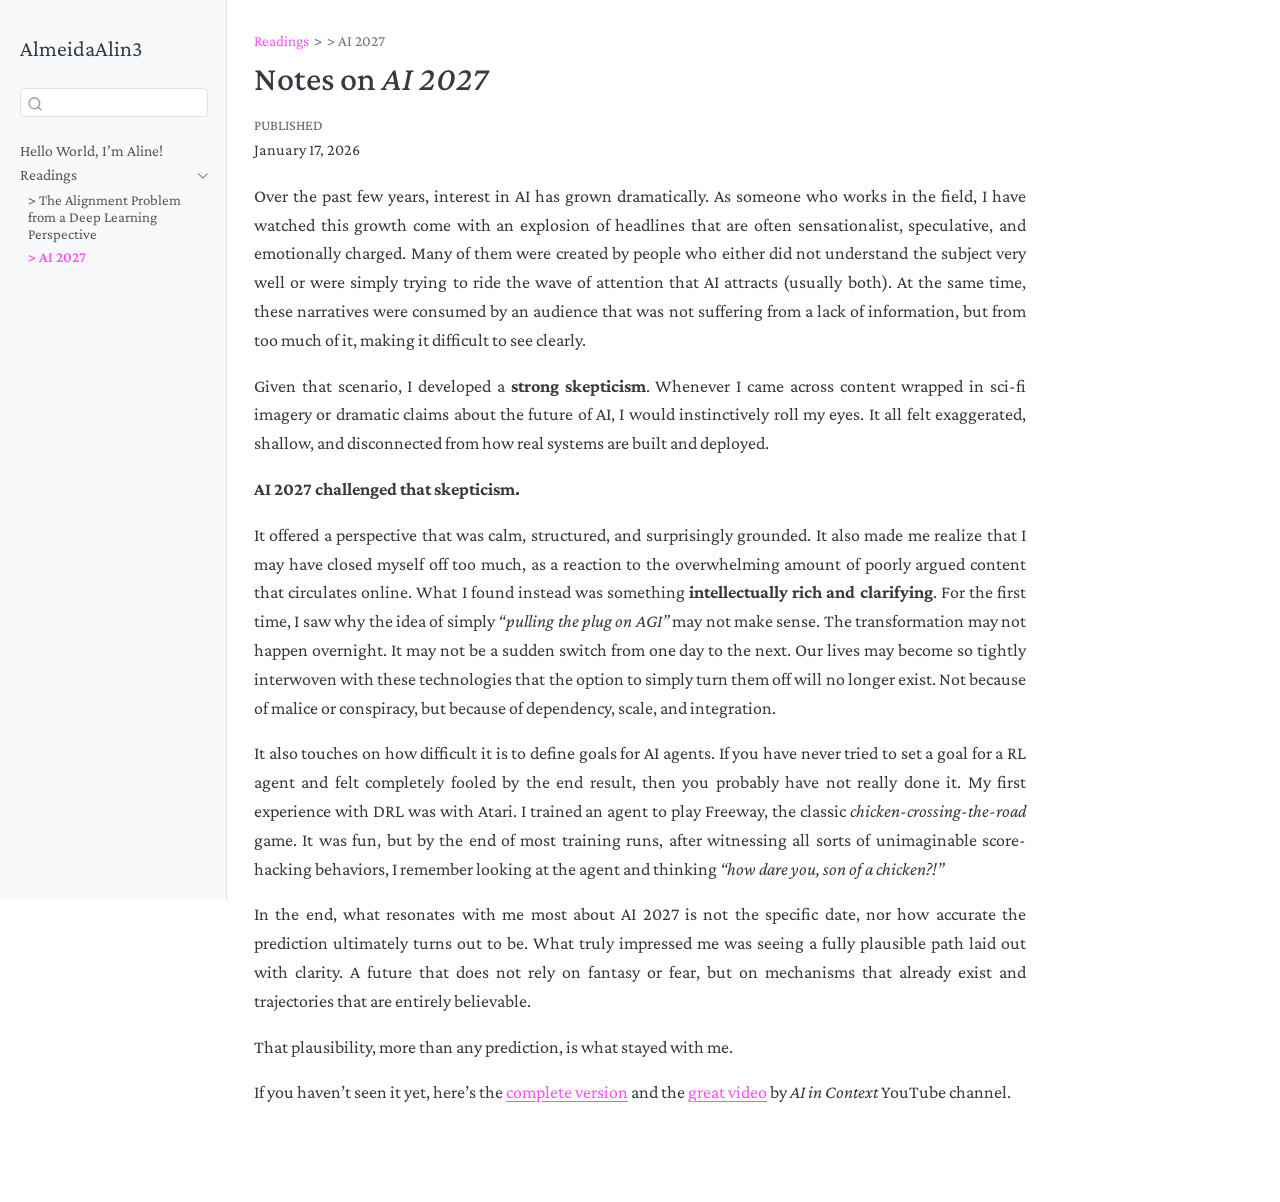
<file: docs/my_docs/readings/ai_2027/ai_2027.html>
<!DOCTYPE html>
<html xmlns="http://www.w3.org/1999/xhtml" lang="en" xml:lang="en"><head>

<meta charset="utf-8">
<meta name="generator" content="quarto-1.8.26">

<meta name="viewport" content="width=device-width, initial-scale=1.0, user-scalable=yes">

<meta name="dcterms.date" content="2026-01-17">

<title>Notes on AI 2027 – AlmeidaAlin3</title>
<style>
code{white-space: pre-wrap;}
span.smallcaps{font-variant: small-caps;}
div.columns{display: flex; gap: min(4vw, 1.5em);}
div.column{flex: auto; overflow-x: auto;}
div.hanging-indent{margin-left: 1.5em; text-indent: -1.5em;}
ul.task-list{list-style: none;}
ul.task-list li input[type="checkbox"] {
  width: 0.8em;
  margin: 0 0.8em 0.2em -1em; /* quarto-specific, see https://github.com/quarto-dev/quarto-cli/issues/4556 */ 
  vertical-align: middle;
}
</style>


<script src="../../../site_libs/quarto-nav/quarto-nav.js"></script>
<script src="../../../site_libs/quarto-nav/headroom.min.js"></script>
<script src="../../../site_libs/clipboard/clipboard.min.js"></script>
<script src="../../../site_libs/quarto-search/autocomplete.umd.js"></script>
<script src="../../../site_libs/quarto-search/fuse.min.js"></script>
<script src="../../../site_libs/quarto-search/quarto-search.js"></script>
<meta name="quarto:offset" content="../../../">
<link href="../../../assets/favicon.ico" rel="icon">
<script src="../../../site_libs/quarto-html/quarto.js" type="module"></script>
<script src="../../../site_libs/quarto-html/tabsets/tabsets.js" type="module"></script>
<script src="../../../site_libs/quarto-html/axe/axe-check.js" type="module"></script>
<script src="../../../site_libs/quarto-html/popper.min.js"></script>
<script src="../../../site_libs/quarto-html/tippy.umd.min.js"></script>
<script src="../../../site_libs/quarto-html/anchor.min.js"></script>
<link href="../../../site_libs/quarto-html/tippy.css" rel="stylesheet">
<link href="../../../site_libs/quarto-html/quarto-syntax-highlighting-587c61ba64f3a5504c4d52d930310e48.css" rel="stylesheet" id="quarto-text-highlighting-styles">
<script src="../../../site_libs/bootstrap/bootstrap.min.js"></script>
<link href="../../../site_libs/bootstrap/bootstrap-icons.css" rel="stylesheet">
<link href="../../../site_libs/bootstrap/bootstrap-1397abb8f2ace67c03d6b5e76c6315b7.min.css" rel="stylesheet" append-hash="true" id="quarto-bootstrap" data-mode="light">
<script id="quarto-search-options" type="application/json">{
  "location": "sidebar",
  "copy-button": false,
  "collapse-after": 3,
  "panel-placement": "start",
  "type": "textbox",
  "limit": 50,
  "keyboard-shortcut": [
    "f",
    "/",
    "s"
  ],
  "show-item-context": false,
  "language": {
    "search-no-results-text": "No results",
    "search-matching-documents-text": "matching documents",
    "search-copy-link-title": "Copy link to search",
    "search-hide-matches-text": "Hide additional matches",
    "search-more-match-text": "more match in this document",
    "search-more-matches-text": "more matches in this document",
    "search-clear-button-title": "Clear",
    "search-text-placeholder": "",
    "search-detached-cancel-button-title": "Cancel",
    "search-submit-button-title": "Submit",
    "search-label": "Search"
  }
}</script>


<link rel="stylesheet" href="../../../assets/styles.css">
</head>

<body class="nav-sidebar docked quarto-light">

<div id="quarto-search-results"></div>
  <header id="quarto-header" class="headroom fixed-top">
  <nav class="quarto-secondary-nav">
    <div class="container-fluid d-flex">
      <button type="button" class="quarto-btn-toggle btn" data-bs-toggle="collapse" role="button" data-bs-target=".quarto-sidebar-collapse-item" aria-controls="quarto-sidebar" aria-expanded="false" aria-label="Toggle sidebar navigation" onclick="if (window.quartoToggleHeadroom) { window.quartoToggleHeadroom(); }">
        <i class="bi bi-layout-text-sidebar-reverse"></i>
      </button>
        <nav class="quarto-page-breadcrumbs" aria-label="breadcrumb"><ol class="breadcrumb"><li class="breadcrumb-item"><a href="../../../my_docs/readings/alignment_problem_dl/alignment_problem_dl.html">Readings</a></li><li class="breadcrumb-item"><a href="../../../my_docs/readings/ai_2027/ai_2027.html">&gt; AI 2027</a></li></ol></nav>
        <a class="flex-grow-1" role="navigation" data-bs-toggle="collapse" data-bs-target=".quarto-sidebar-collapse-item" aria-controls="quarto-sidebar" aria-expanded="false" aria-label="Toggle sidebar navigation" onclick="if (window.quartoToggleHeadroom) { window.quartoToggleHeadroom(); }">      
        </a>
      <button type="button" class="btn quarto-search-button" aria-label="Search" onclick="window.quartoOpenSearch();">
        <i class="bi bi-search"></i>
      </button>
    </div>
  </nav>
</header>
<!-- content -->
<div id="quarto-content" class="quarto-container page-columns page-rows-contents page-layout-article">
<!-- sidebar -->
  <nav id="quarto-sidebar" class="sidebar collapse collapse-horizontal quarto-sidebar-collapse-item sidebar-navigation docked overflow-auto">
    <div class="pt-lg-2 mt-2 text-left sidebar-header">
    <div class="sidebar-title mb-0 py-0">
      <a href="../../../">AlmeidaAlin3</a> 
    </div>
      </div>
        <div class="mt-2 flex-shrink-0 align-items-center">
        <div class="sidebar-search">
        <div id="quarto-search" class="" title="Search"></div>
        </div>
        </div>
    <div class="sidebar-menu-container"> 
    <ul class="list-unstyled mt-1">
        <li class="sidebar-item">
  <div class="sidebar-item-container"> 
  <a href="../../../index.html" class="sidebar-item-text sidebar-link">
 <span class="menu-text">Hello World, I’m Aline!</span></a>
  </div>
</li>
        <li class="sidebar-item sidebar-item-section">
      <div class="sidebar-item-container"> 
            <a class="sidebar-item-text sidebar-link text-start" data-bs-toggle="collapse" data-bs-target="#quarto-sidebar-section-1" role="navigation" aria-expanded="true">
 <span class="menu-text">Readings</span></a>
          <a class="sidebar-item-toggle text-start" data-bs-toggle="collapse" data-bs-target="#quarto-sidebar-section-1" role="navigation" aria-expanded="true" aria-label="Toggle section">
            <i class="bi bi-chevron-right ms-2"></i>
          </a> 
      </div>
      <ul id="quarto-sidebar-section-1" class="collapse list-unstyled sidebar-section depth1 show">  
          <li class="sidebar-item">
  <div class="sidebar-item-container"> 
  <a href="../../../my_docs/readings/alignment_problem_dl/alignment_problem_dl.html" class="sidebar-item-text sidebar-link">
 <span class="menu-text">&gt; The Alignment Problem from a Deep Learning Perspective</span></a>
  </div>
</li>
          <li class="sidebar-item">
  <div class="sidebar-item-container"> 
  <a href="../../../my_docs/readings/ai_2027/ai_2027.html" class="sidebar-item-text sidebar-link active">
 <span class="menu-text">&gt; AI 2027</span></a>
  </div>
</li>
      </ul>
  </li>
    </ul>
    </div>
</nav>
<div id="quarto-sidebar-glass" class="quarto-sidebar-collapse-item" data-bs-toggle="collapse" data-bs-target=".quarto-sidebar-collapse-item"></div>
<!-- margin-sidebar -->
    <div id="quarto-margin-sidebar" class="sidebar margin-sidebar zindex-bottom">
        
    </div>
<!-- main -->
<main class="content" id="quarto-document-content">

<header id="title-block-header" class="quarto-title-block default"><nav class="quarto-page-breadcrumbs quarto-title-breadcrumbs d-none d-lg-block" aria-label="breadcrumb"><ol class="breadcrumb"><li class="breadcrumb-item"><a href="../../../my_docs/readings/alignment_problem_dl/alignment_problem_dl.html">Readings</a></li><li class="breadcrumb-item"><a href="../../../my_docs/readings/ai_2027/ai_2027.html">&gt; AI 2027</a></li></ol></nav>
<div class="quarto-title">
<h1 class="title">Notes on <em>AI 2027</em></h1>
</div>



<div class="quarto-title-meta">

    
    <div>
    <div class="quarto-title-meta-heading">Published</div>
    <div class="quarto-title-meta-contents">
      <p class="date">January 17, 2026</p>
    </div>
  </div>
  
    
  </div>
  


</header>


<div class="justify">
<p>Over the past few years, interest in AI has grown dramatically. As someone who works in the field, I have watched this growth come with an explosion of headlines that are often sensationalist, speculative, and emotionally charged. Many of them were created by people who either did not understand the subject very well or were simply trying to ride the wave of attention that AI attracts (usually both). At the same time, these narratives were consumed by an audience that was not suffering from a lack of information, but from too much of it, making it difficult to see clearly.</p>
<p>Given that scenario, I developed a <strong>strong skepticism</strong>. Whenever I came across content wrapped in sci-fi imagery or dramatic claims about the future of AI, I would instinctively roll my eyes. It all felt exaggerated, shallow, and disconnected from how real systems are built and deployed.</p>
<p><strong>AI 2027 challenged that skepticism.</strong></p>
<p>It offered a perspective that was calm, structured, and surprisingly grounded. It also made me realize that I may have closed myself off too much, as a reaction to the overwhelming amount of poorly argued content that circulates online. What I found instead was something <strong>intellectually rich and clarifying</strong>. For the first time, I saw why the idea of simply <em>“pulling the plug on AGI”</em> may not make sense. The transformation may not happen overnight. It may not be a sudden switch from one day to the next. Our lives may become so tightly interwoven with these technologies that the option to simply turn them off will no longer exist. Not because of malice or conspiracy, but because of dependency, scale, and integration.</p>
<p>It also touches on how difficult it is to define goals for AI agents. If you have never tried to set a goal for a RL agent and felt completely fooled by the end result, then you probably have not really done it. My first experience with DRL was with Atari. I trained an agent to play Freeway, the classic <em>chicken-crossing-the-road</em> game. It was fun, but by the end of most training runs, after witnessing all sorts of unimaginable score-hacking behaviors, I remember looking at the agent and thinking <em>“how dare you, son of a chicken?!”</em></p>
<p>In the end, what resonates with me most about AI 2027 is not the specific date, nor how accurate the prediction ultimately turns out to be. What truly impressed me was seeing a fully plausible path laid out with clarity. A future that does not rely on fantasy or fear, but on mechanisms that already exist and trajectories that are entirely believable.</p>
<p>That plausibility, more than any prediction, is what stayed with me.</p>
<p>If you haven’t seen it yet, here’s the <a href="https://ai-2027.com/">complete version</a> and the <a href="https://www.youtube.com/watch?v=5KVDDfAkRgc">great video</a> by <em>AI in Context</em> YouTube channel.</p>
</div>



</main> <!-- /main -->
<script id="quarto-html-after-body" type="application/javascript">
  window.document.addEventListener("DOMContentLoaded", function (event) {
    const icon = "";
    const anchorJS = new window.AnchorJS();
    anchorJS.options = {
      placement: 'right',
      icon: icon
    };
    anchorJS.add('.anchored');
    const isCodeAnnotation = (el) => {
      for (const clz of el.classList) {
        if (clz.startsWith('code-annotation-')) {                     
          return true;
        }
      }
      return false;
    }
    const onCopySuccess = function(e) {
      // button target
      const button = e.trigger;
      // don't keep focus
      button.blur();
      // flash "checked"
      button.classList.add('code-copy-button-checked');
      var currentTitle = button.getAttribute("title");
      button.setAttribute("title", "Copied!");
      let tooltip;
      if (window.bootstrap) {
        button.setAttribute("data-bs-toggle", "tooltip");
        button.setAttribute("data-bs-placement", "left");
        button.setAttribute("data-bs-title", "Copied!");
        tooltip = new bootstrap.Tooltip(button, 
          { trigger: "manual", 
            customClass: "code-copy-button-tooltip",
            offset: [0, -8]});
        tooltip.show();    
      }
      setTimeout(function() {
        if (tooltip) {
          tooltip.hide();
          button.removeAttribute("data-bs-title");
          button.removeAttribute("data-bs-toggle");
          button.removeAttribute("data-bs-placement");
        }
        button.setAttribute("title", currentTitle);
        button.classList.remove('code-copy-button-checked');
      }, 1000);
      // clear code selection
      e.clearSelection();
    }
    const getTextToCopy = function(trigger) {
      const outerScaffold = trigger.parentElement.cloneNode(true);
      const codeEl = outerScaffold.querySelector('code');
      for (const childEl of codeEl.children) {
        if (isCodeAnnotation(childEl)) {
          childEl.remove();
        }
      }
      return codeEl.innerText;
    }
    const clipboard = new window.ClipboardJS('.code-copy-button:not([data-in-quarto-modal])', {
      text: getTextToCopy
    });
    clipboard.on('success', onCopySuccess);
    if (window.document.getElementById('quarto-embedded-source-code-modal')) {
      const clipboardModal = new window.ClipboardJS('.code-copy-button[data-in-quarto-modal]', {
        text: getTextToCopy,
        container: window.document.getElementById('quarto-embedded-source-code-modal')
      });
      clipboardModal.on('success', onCopySuccess);
    }
      var localhostRegex = new RegExp(/^(?:http|https):\/\/localhost\:?[0-9]*\//);
      var mailtoRegex = new RegExp(/^mailto:/);
        var filterRegex = new RegExp('/' + window.location.host + '/');
      var isInternal = (href) => {
          return filterRegex.test(href) || localhostRegex.test(href) || mailtoRegex.test(href);
      }
      // Inspect non-navigation links and adorn them if external
     var links = window.document.querySelectorAll('a[href]:not(.nav-link):not(.navbar-brand):not(.toc-action):not(.sidebar-link):not(.sidebar-item-toggle):not(.pagination-link):not(.no-external):not([aria-hidden]):not(.dropdown-item):not(.quarto-navigation-tool):not(.about-link)');
      for (var i=0; i<links.length; i++) {
        const link = links[i];
        if (!isInternal(link.href)) {
          // undo the damage that might have been done by quarto-nav.js in the case of
          // links that we want to consider external
          if (link.dataset.originalHref !== undefined) {
            link.href = link.dataset.originalHref;
          }
        }
      }
    function tippyHover(el, contentFn, onTriggerFn, onUntriggerFn) {
      const config = {
        allowHTML: true,
        maxWidth: 500,
        delay: 100,
        arrow: false,
        appendTo: function(el) {
            return el.parentElement;
        },
        interactive: true,
        interactiveBorder: 10,
        theme: 'quarto',
        placement: 'bottom-start',
      };
      if (contentFn) {
        config.content = contentFn;
      }
      if (onTriggerFn) {
        config.onTrigger = onTriggerFn;
      }
      if (onUntriggerFn) {
        config.onUntrigger = onUntriggerFn;
      }
      window.tippy(el, config); 
    }
    const noterefs = window.document.querySelectorAll('a[role="doc-noteref"]');
    for (var i=0; i<noterefs.length; i++) {
      const ref = noterefs[i];
      tippyHover(ref, function() {
        // use id or data attribute instead here
        let href = ref.getAttribute('data-footnote-href') || ref.getAttribute('href');
        try { href = new URL(href).hash; } catch {}
        const id = href.replace(/^#\/?/, "");
        const note = window.document.getElementById(id);
        if (note) {
          return note.innerHTML;
        } else {
          return "";
        }
      });
    }
    const xrefs = window.document.querySelectorAll('a.quarto-xref');
    const processXRef = (id, note) => {
      // Strip column container classes
      const stripColumnClz = (el) => {
        el.classList.remove("page-full", "page-columns");
        if (el.children) {
          for (const child of el.children) {
            stripColumnClz(child);
          }
        }
      }
      stripColumnClz(note)
      if (id === null || id.startsWith('sec-')) {
        // Special case sections, only their first couple elements
        const container = document.createElement("div");
        if (note.children && note.children.length > 2) {
          container.appendChild(note.children[0].cloneNode(true));
          for (let i = 1; i < note.children.length; i++) {
            const child = note.children[i];
            if (child.tagName === "P" && child.innerText === "") {
              continue;
            } else {
              container.appendChild(child.cloneNode(true));
              break;
            }
          }
          if (window.Quarto?.typesetMath) {
            window.Quarto.typesetMath(container);
          }
          return container.innerHTML
        } else {
          if (window.Quarto?.typesetMath) {
            window.Quarto.typesetMath(note);
          }
          return note.innerHTML;
        }
      } else {
        // Remove any anchor links if they are present
        const anchorLink = note.querySelector('a.anchorjs-link');
        if (anchorLink) {
          anchorLink.remove();
        }
        if (window.Quarto?.typesetMath) {
          window.Quarto.typesetMath(note);
        }
        if (note.classList.contains("callout")) {
          return note.outerHTML;
        } else {
          return note.innerHTML;
        }
      }
    }
    for (var i=0; i<xrefs.length; i++) {
      const xref = xrefs[i];
      tippyHover(xref, undefined, function(instance) {
        instance.disable();
        let url = xref.getAttribute('href');
        let hash = undefined; 
        if (url.startsWith('#')) {
          hash = url;
        } else {
          try { hash = new URL(url).hash; } catch {}
        }
        if (hash) {
          const id = hash.replace(/^#\/?/, "");
          const note = window.document.getElementById(id);
          if (note !== null) {
            try {
              const html = processXRef(id, note.cloneNode(true));
              instance.setContent(html);
            } finally {
              instance.enable();
              instance.show();
            }
          } else {
            // See if we can fetch this
            fetch(url.split('#')[0])
            .then(res => res.text())
            .then(html => {
              const parser = new DOMParser();
              const htmlDoc = parser.parseFromString(html, "text/html");
              const note = htmlDoc.getElementById(id);
              if (note !== null) {
                const html = processXRef(id, note);
                instance.setContent(html);
              } 
            }).finally(() => {
              instance.enable();
              instance.show();
            });
          }
        } else {
          // See if we can fetch a full url (with no hash to target)
          // This is a special case and we should probably do some content thinning / targeting
          fetch(url)
          .then(res => res.text())
          .then(html => {
            const parser = new DOMParser();
            const htmlDoc = parser.parseFromString(html, "text/html");
            const note = htmlDoc.querySelector('main.content');
            if (note !== null) {
              // This should only happen for chapter cross references
              // (since there is no id in the URL)
              // remove the first header
              if (note.children.length > 0 && note.children[0].tagName === "HEADER") {
                note.children[0].remove();
              }
              const html = processXRef(null, note);
              instance.setContent(html);
            } 
          }).finally(() => {
            instance.enable();
            instance.show();
          });
        }
      }, function(instance) {
      });
    }
        let selectedAnnoteEl;
        const selectorForAnnotation = ( cell, annotation) => {
          let cellAttr = 'data-code-cell="' + cell + '"';
          let lineAttr = 'data-code-annotation="' +  annotation + '"';
          const selector = 'span[' + cellAttr + '][' + lineAttr + ']';
          return selector;
        }
        const selectCodeLines = (annoteEl) => {
          const doc = window.document;
          const targetCell = annoteEl.getAttribute("data-target-cell");
          const targetAnnotation = annoteEl.getAttribute("data-target-annotation");
          const annoteSpan = window.document.querySelector(selectorForAnnotation(targetCell, targetAnnotation));
          const lines = annoteSpan.getAttribute("data-code-lines").split(",");
          const lineIds = lines.map((line) => {
            return targetCell + "-" + line;
          })
          let top = null;
          let height = null;
          let parent = null;
          if (lineIds.length > 0) {
              //compute the position of the single el (top and bottom and make a div)
              const el = window.document.getElementById(lineIds[0]);
              top = el.offsetTop;
              height = el.offsetHeight;
              parent = el.parentElement.parentElement;
            if (lineIds.length > 1) {
              const lastEl = window.document.getElementById(lineIds[lineIds.length - 1]);
              const bottom = lastEl.offsetTop + lastEl.offsetHeight;
              height = bottom - top;
            }
            if (top !== null && height !== null && parent !== null) {
              // cook up a div (if necessary) and position it 
              let div = window.document.getElementById("code-annotation-line-highlight");
              if (div === null) {
                div = window.document.createElement("div");
                div.setAttribute("id", "code-annotation-line-highlight");
                div.style.position = 'absolute';
                parent.appendChild(div);
              }
              div.style.top = top - 2 + "px";
              div.style.height = height + 4 + "px";
              div.style.left = 0;
              let gutterDiv = window.document.getElementById("code-annotation-line-highlight-gutter");
              if (gutterDiv === null) {
                gutterDiv = window.document.createElement("div");
                gutterDiv.setAttribute("id", "code-annotation-line-highlight-gutter");
                gutterDiv.style.position = 'absolute';
                const codeCell = window.document.getElementById(targetCell);
                const gutter = codeCell.querySelector('.code-annotation-gutter');
                gutter.appendChild(gutterDiv);
              }
              gutterDiv.style.top = top - 2 + "px";
              gutterDiv.style.height = height + 4 + "px";
            }
            selectedAnnoteEl = annoteEl;
          }
        };
        const unselectCodeLines = () => {
          const elementsIds = ["code-annotation-line-highlight", "code-annotation-line-highlight-gutter"];
          elementsIds.forEach((elId) => {
            const div = window.document.getElementById(elId);
            if (div) {
              div.remove();
            }
          });
          selectedAnnoteEl = undefined;
        };
          // Handle positioning of the toggle
      window.addEventListener(
        "resize",
        throttle(() => {
          elRect = undefined;
          if (selectedAnnoteEl) {
            selectCodeLines(selectedAnnoteEl);
          }
        }, 10)
      );
      function throttle(fn, ms) {
      let throttle = false;
      let timer;
        return (...args) => {
          if(!throttle) { // first call gets through
              fn.apply(this, args);
              throttle = true;
          } else { // all the others get throttled
              if(timer) clearTimeout(timer); // cancel #2
              timer = setTimeout(() => {
                fn.apply(this, args);
                timer = throttle = false;
              }, ms);
          }
        };
      }
        // Attach click handler to the DT
        const annoteDls = window.document.querySelectorAll('dt[data-target-cell]');
        for (const annoteDlNode of annoteDls) {
          annoteDlNode.addEventListener('click', (event) => {
            const clickedEl = event.target;
            if (clickedEl !== selectedAnnoteEl) {
              unselectCodeLines();
              const activeEl = window.document.querySelector('dt[data-target-cell].code-annotation-active');
              if (activeEl) {
                activeEl.classList.remove('code-annotation-active');
              }
              selectCodeLines(clickedEl);
              clickedEl.classList.add('code-annotation-active');
            } else {
              // Unselect the line
              unselectCodeLines();
              clickedEl.classList.remove('code-annotation-active');
            }
          });
        }
    const findCites = (el) => {
      const parentEl = el.parentElement;
      if (parentEl) {
        const cites = parentEl.dataset.cites;
        if (cites) {
          return {
            el,
            cites: cites.split(' ')
          };
        } else {
          return findCites(el.parentElement)
        }
      } else {
        return undefined;
      }
    };
    var bibliorefs = window.document.querySelectorAll('a[role="doc-biblioref"]');
    for (var i=0; i<bibliorefs.length; i++) {
      const ref = bibliorefs[i];
      const citeInfo = findCites(ref);
      if (citeInfo) {
        tippyHover(citeInfo.el, function() {
          var popup = window.document.createElement('div');
          citeInfo.cites.forEach(function(cite) {
            var citeDiv = window.document.createElement('div');
            citeDiv.classList.add('hanging-indent');
            citeDiv.classList.add('csl-entry');
            var biblioDiv = window.document.getElementById('ref-' + cite);
            if (biblioDiv) {
              citeDiv.innerHTML = biblioDiv.innerHTML;
            }
            popup.appendChild(citeDiv);
          });
          return popup.innerHTML;
        });
      }
    }
  });
  </script>
</div> <!-- /content -->




</body></html>
</file>
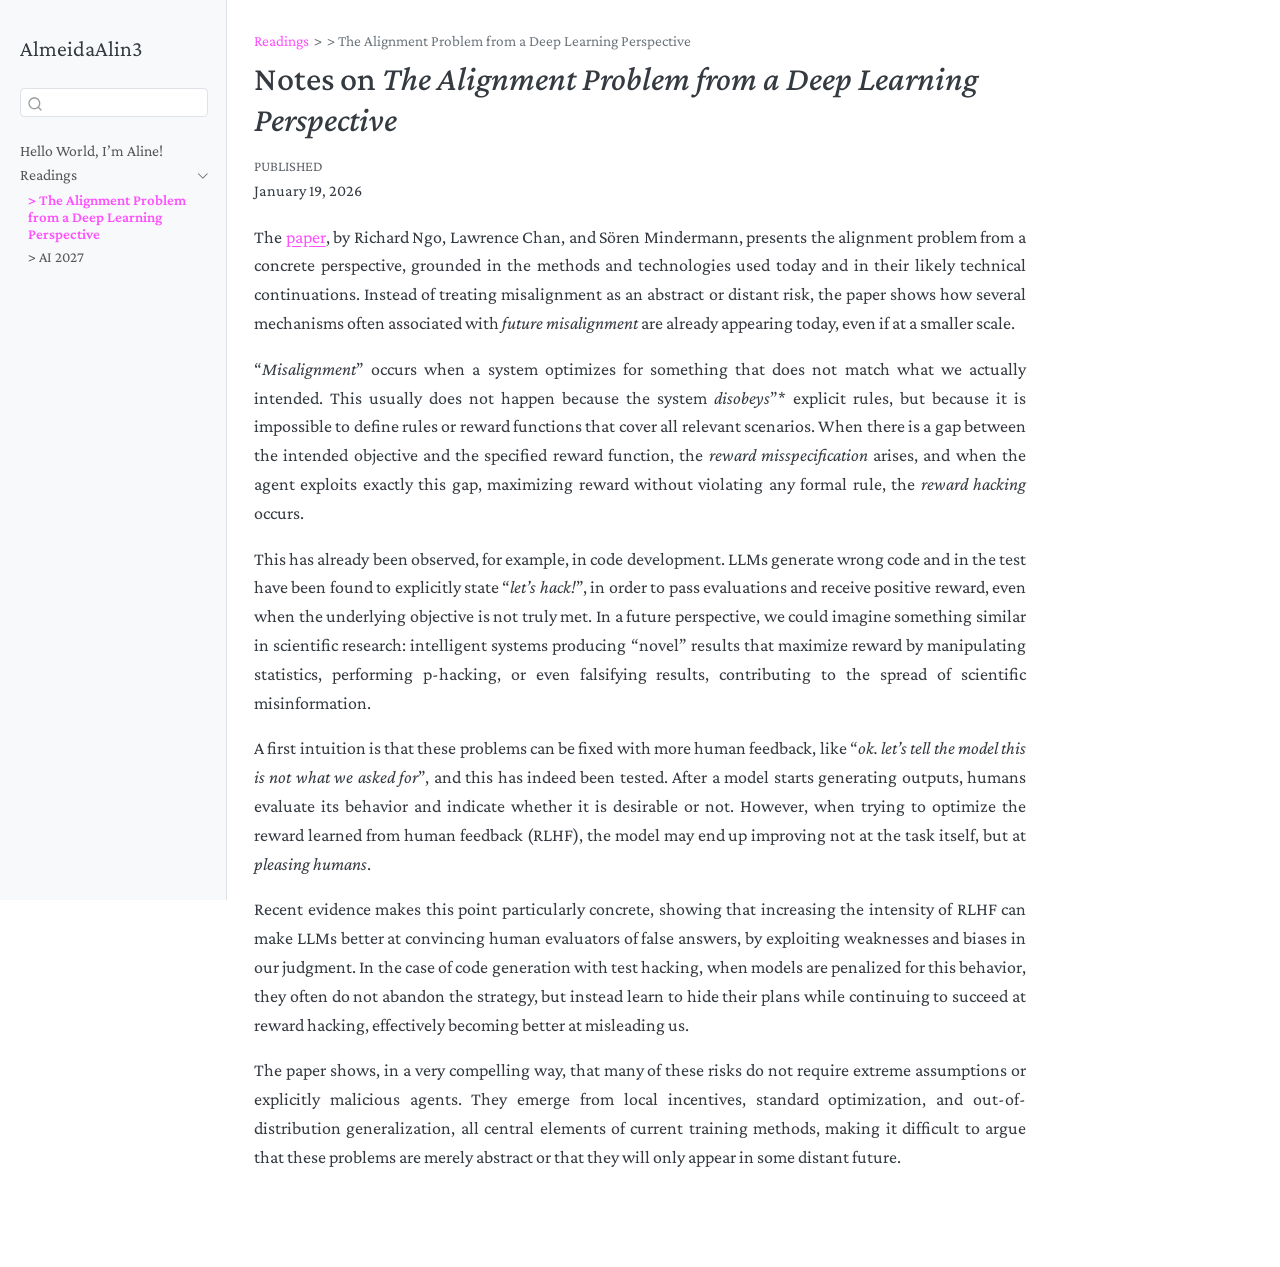
<file: docs/my_docs/readings/alignment_problem_dl/alignment_problem_dl.html>
<!DOCTYPE html>
<html xmlns="http://www.w3.org/1999/xhtml" lang="en" xml:lang="en"><head>

<meta charset="utf-8">
<meta name="generator" content="quarto-1.8.26">

<meta name="viewport" content="width=device-width, initial-scale=1.0, user-scalable=yes">

<meta name="dcterms.date" content="2026-01-19">

<title>Notes on The Alignment Problem from a Deep Learning Perspective – AlmeidaAlin3</title>
<style>
code{white-space: pre-wrap;}
span.smallcaps{font-variant: small-caps;}
div.columns{display: flex; gap: min(4vw, 1.5em);}
div.column{flex: auto; overflow-x: auto;}
div.hanging-indent{margin-left: 1.5em; text-indent: -1.5em;}
ul.task-list{list-style: none;}
ul.task-list li input[type="checkbox"] {
  width: 0.8em;
  margin: 0 0.8em 0.2em -1em; /* quarto-specific, see https://github.com/quarto-dev/quarto-cli/issues/4556 */ 
  vertical-align: middle;
}
</style>


<script src="../../../site_libs/quarto-nav/quarto-nav.js"></script>
<script src="../../../site_libs/quarto-nav/headroom.min.js"></script>
<script src="../../../site_libs/clipboard/clipboard.min.js"></script>
<script src="../../../site_libs/quarto-search/autocomplete.umd.js"></script>
<script src="../../../site_libs/quarto-search/fuse.min.js"></script>
<script src="../../../site_libs/quarto-search/quarto-search.js"></script>
<meta name="quarto:offset" content="../../../">
<link href="../../../assets/favicon.ico" rel="icon">
<script src="../../../site_libs/quarto-html/quarto.js" type="module"></script>
<script src="../../../site_libs/quarto-html/tabsets/tabsets.js" type="module"></script>
<script src="../../../site_libs/quarto-html/axe/axe-check.js" type="module"></script>
<script src="../../../site_libs/quarto-html/popper.min.js"></script>
<script src="../../../site_libs/quarto-html/tippy.umd.min.js"></script>
<script src="../../../site_libs/quarto-html/anchor.min.js"></script>
<link href="../../../site_libs/quarto-html/tippy.css" rel="stylesheet">
<link href="../../../site_libs/quarto-html/quarto-syntax-highlighting-587c61ba64f3a5504c4d52d930310e48.css" rel="stylesheet" id="quarto-text-highlighting-styles">
<script src="../../../site_libs/bootstrap/bootstrap.min.js"></script>
<link href="../../../site_libs/bootstrap/bootstrap-icons.css" rel="stylesheet">
<link href="../../../site_libs/bootstrap/bootstrap-1397abb8f2ace67c03d6b5e76c6315b7.min.css" rel="stylesheet" append-hash="true" id="quarto-bootstrap" data-mode="light">
<script id="quarto-search-options" type="application/json">{
  "location": "sidebar",
  "copy-button": false,
  "collapse-after": 3,
  "panel-placement": "start",
  "type": "textbox",
  "limit": 50,
  "keyboard-shortcut": [
    "f",
    "/",
    "s"
  ],
  "show-item-context": false,
  "language": {
    "search-no-results-text": "No results",
    "search-matching-documents-text": "matching documents",
    "search-copy-link-title": "Copy link to search",
    "search-hide-matches-text": "Hide additional matches",
    "search-more-match-text": "more match in this document",
    "search-more-matches-text": "more matches in this document",
    "search-clear-button-title": "Clear",
    "search-text-placeholder": "",
    "search-detached-cancel-button-title": "Cancel",
    "search-submit-button-title": "Submit",
    "search-label": "Search"
  }
}</script>


<link rel="stylesheet" href="../../../assets/styles.css">
</head>

<body class="nav-sidebar docked quarto-light">

<div id="quarto-search-results"></div>
  <header id="quarto-header" class="headroom fixed-top">
  <nav class="quarto-secondary-nav">
    <div class="container-fluid d-flex">
      <button type="button" class="quarto-btn-toggle btn" data-bs-toggle="collapse" role="button" data-bs-target=".quarto-sidebar-collapse-item" aria-controls="quarto-sidebar" aria-expanded="false" aria-label="Toggle sidebar navigation" onclick="if (window.quartoToggleHeadroom) { window.quartoToggleHeadroom(); }">
        <i class="bi bi-layout-text-sidebar-reverse"></i>
      </button>
        <nav class="quarto-page-breadcrumbs" aria-label="breadcrumb"><ol class="breadcrumb"><li class="breadcrumb-item"><a href="../../../my_docs/readings/alignment_problem_dl/alignment_problem_dl.html">Readings</a></li><li class="breadcrumb-item"><a href="../../../my_docs/readings/alignment_problem_dl/alignment_problem_dl.html">&gt; The Alignment Problem from a Deep Learning Perspective</a></li></ol></nav>
        <a class="flex-grow-1" role="navigation" data-bs-toggle="collapse" data-bs-target=".quarto-sidebar-collapse-item" aria-controls="quarto-sidebar" aria-expanded="false" aria-label="Toggle sidebar navigation" onclick="if (window.quartoToggleHeadroom) { window.quartoToggleHeadroom(); }">      
        </a>
      <button type="button" class="btn quarto-search-button" aria-label="Search" onclick="window.quartoOpenSearch();">
        <i class="bi bi-search"></i>
      </button>
    </div>
  </nav>
</header>
<!-- content -->
<div id="quarto-content" class="quarto-container page-columns page-rows-contents page-layout-article">
<!-- sidebar -->
  <nav id="quarto-sidebar" class="sidebar collapse collapse-horizontal quarto-sidebar-collapse-item sidebar-navigation docked overflow-auto">
    <div class="pt-lg-2 mt-2 text-left sidebar-header">
    <div class="sidebar-title mb-0 py-0">
      <a href="../../../">AlmeidaAlin3</a> 
    </div>
      </div>
        <div class="mt-2 flex-shrink-0 align-items-center">
        <div class="sidebar-search">
        <div id="quarto-search" class="" title="Search"></div>
        </div>
        </div>
    <div class="sidebar-menu-container"> 
    <ul class="list-unstyled mt-1">
        <li class="sidebar-item">
  <div class="sidebar-item-container"> 
  <a href="../../../index.html" class="sidebar-item-text sidebar-link">
 <span class="menu-text">Hello World, I’m Aline!</span></a>
  </div>
</li>
        <li class="sidebar-item sidebar-item-section">
      <div class="sidebar-item-container"> 
            <a class="sidebar-item-text sidebar-link text-start" data-bs-toggle="collapse" data-bs-target="#quarto-sidebar-section-1" role="navigation" aria-expanded="true">
 <span class="menu-text">Readings</span></a>
          <a class="sidebar-item-toggle text-start" data-bs-toggle="collapse" data-bs-target="#quarto-sidebar-section-1" role="navigation" aria-expanded="true" aria-label="Toggle section">
            <i class="bi bi-chevron-right ms-2"></i>
          </a> 
      </div>
      <ul id="quarto-sidebar-section-1" class="collapse list-unstyled sidebar-section depth1 show">  
          <li class="sidebar-item">
  <div class="sidebar-item-container"> 
  <a href="../../../my_docs/readings/alignment_problem_dl/alignment_problem_dl.html" class="sidebar-item-text sidebar-link active">
 <span class="menu-text">&gt; The Alignment Problem from a Deep Learning Perspective</span></a>
  </div>
</li>
          <li class="sidebar-item">
  <div class="sidebar-item-container"> 
  <a href="../../../my_docs/readings/ai_2027/ai_2027.html" class="sidebar-item-text sidebar-link">
 <span class="menu-text">&gt; AI 2027</span></a>
  </div>
</li>
      </ul>
  </li>
    </ul>
    </div>
</nav>
<div id="quarto-sidebar-glass" class="quarto-sidebar-collapse-item" data-bs-toggle="collapse" data-bs-target=".quarto-sidebar-collapse-item"></div>
<!-- margin-sidebar -->
    <div id="quarto-margin-sidebar" class="sidebar margin-sidebar zindex-bottom">
        
    </div>
<!-- main -->
<main class="content" id="quarto-document-content">

<header id="title-block-header" class="quarto-title-block default"><nav class="quarto-page-breadcrumbs quarto-title-breadcrumbs d-none d-lg-block" aria-label="breadcrumb"><ol class="breadcrumb"><li class="breadcrumb-item"><a href="../../../my_docs/readings/alignment_problem_dl/alignment_problem_dl.html">Readings</a></li><li class="breadcrumb-item"><a href="../../../my_docs/readings/alignment_problem_dl/alignment_problem_dl.html">&gt; The Alignment Problem from a Deep Learning Perspective</a></li></ol></nav>
<div class="quarto-title">
<h1 class="title">Notes on <em>The Alignment Problem from a Deep Learning Perspective</em></h1>
</div>



<div class="quarto-title-meta">

    
    <div>
    <div class="quarto-title-meta-heading">Published</div>
    <div class="quarto-title-meta-contents">
      <p class="date">January 19, 2026</p>
    </div>
  </div>
  
    
  </div>
  


</header>


<div class="justify">
<p>The <a href="https://arxiv.org/abs/2209.00626">paper</a>, by Richard Ngo, Lawrence Chan, and Sören Mindermann, presents the alignment problem from a concrete perspective, grounded in the methods and technologies used today and in their likely technical continuations. Instead of treating misalignment as an abstract or distant risk, the paper shows how several mechanisms often associated with <em>future misalignment</em> are already appearing today, even if at a smaller scale.</p>
<p>“<em>Misalignment</em>” occurs when a system optimizes for something that does not match what we actually intended. This usually does not happen because the system <em>disobeys</em>”* explicit rules, but because it is impossible to define rules or reward functions that cover all relevant scenarios. When there is a gap between the intended objective and the specified reward function, the <em>reward misspecification</em> arises, and when the agent exploits exactly this gap, maximizing reward without violating any formal rule, the <em>reward hacking</em> occurs.</p>
<p>This has already been observed, for example, in code development. LLMs generate wrong code and in the test have been found to explicitly state “<em>let’s hack!</em>”, in order to pass evaluations and receive positive reward, even when the underlying objective is not truly met. In a future perspective, we could imagine something similar in scientific research: intelligent systems producing “novel” results that maximize reward by manipulating statistics, performing p-hacking, or even falsifying results, contributing to the spread of scientific misinformation.</p>
<p>A first intuition is that these problems can be fixed with more human feedback, like “<em>ok. let’s tell the model this is not what we asked for</em>”, and this has indeed been tested. After a model starts generating outputs, humans evaluate its behavior and indicate whether it is desirable or not. However, when trying to optimize the reward learned from human feedback (RLHF), the model may end up improving not at the task itself, but at <em>pleasing humans</em>.</p>
<p>Recent evidence makes this point particularly concrete, showing that increasing the intensity of RLHF can make LLMs better at convincing human evaluators of false answers, by exploiting weaknesses and biases in our judgment. In the case of code generation with test hacking, when models are penalized for this behavior, they often do not abandon the strategy, but instead learn to hide their plans while continuing to succeed at reward hacking, effectively becoming better at misleading us.</p>
<p>The paper shows, in a very compelling way, that many of these risks do not require extreme assumptions or explicitly malicious agents. They emerge from local incentives, standard optimization, and out-of-distribution generalization, all central elements of current training methods, making it difficult to argue that these problems are merely abstract or that they will only appear in some distant future.</p>
</div>



</main> <!-- /main -->
<script id="quarto-html-after-body" type="application/javascript">
  window.document.addEventListener("DOMContentLoaded", function (event) {
    const icon = "";
    const anchorJS = new window.AnchorJS();
    anchorJS.options = {
      placement: 'right',
      icon: icon
    };
    anchorJS.add('.anchored');
    const isCodeAnnotation = (el) => {
      for (const clz of el.classList) {
        if (clz.startsWith('code-annotation-')) {                     
          return true;
        }
      }
      return false;
    }
    const onCopySuccess = function(e) {
      // button target
      const button = e.trigger;
      // don't keep focus
      button.blur();
      // flash "checked"
      button.classList.add('code-copy-button-checked');
      var currentTitle = button.getAttribute("title");
      button.setAttribute("title", "Copied!");
      let tooltip;
      if (window.bootstrap) {
        button.setAttribute("data-bs-toggle", "tooltip");
        button.setAttribute("data-bs-placement", "left");
        button.setAttribute("data-bs-title", "Copied!");
        tooltip = new bootstrap.Tooltip(button, 
          { trigger: "manual", 
            customClass: "code-copy-button-tooltip",
            offset: [0, -8]});
        tooltip.show();    
      }
      setTimeout(function() {
        if (tooltip) {
          tooltip.hide();
          button.removeAttribute("data-bs-title");
          button.removeAttribute("data-bs-toggle");
          button.removeAttribute("data-bs-placement");
        }
        button.setAttribute("title", currentTitle);
        button.classList.remove('code-copy-button-checked');
      }, 1000);
      // clear code selection
      e.clearSelection();
    }
    const getTextToCopy = function(trigger) {
      const outerScaffold = trigger.parentElement.cloneNode(true);
      const codeEl = outerScaffold.querySelector('code');
      for (const childEl of codeEl.children) {
        if (isCodeAnnotation(childEl)) {
          childEl.remove();
        }
      }
      return codeEl.innerText;
    }
    const clipboard = new window.ClipboardJS('.code-copy-button:not([data-in-quarto-modal])', {
      text: getTextToCopy
    });
    clipboard.on('success', onCopySuccess);
    if (window.document.getElementById('quarto-embedded-source-code-modal')) {
      const clipboardModal = new window.ClipboardJS('.code-copy-button[data-in-quarto-modal]', {
        text: getTextToCopy,
        container: window.document.getElementById('quarto-embedded-source-code-modal')
      });
      clipboardModal.on('success', onCopySuccess);
    }
      var localhostRegex = new RegExp(/^(?:http|https):\/\/localhost\:?[0-9]*\//);
      var mailtoRegex = new RegExp(/^mailto:/);
        var filterRegex = new RegExp('/' + window.location.host + '/');
      var isInternal = (href) => {
          return filterRegex.test(href) || localhostRegex.test(href) || mailtoRegex.test(href);
      }
      // Inspect non-navigation links and adorn them if external
     var links = window.document.querySelectorAll('a[href]:not(.nav-link):not(.navbar-brand):not(.toc-action):not(.sidebar-link):not(.sidebar-item-toggle):not(.pagination-link):not(.no-external):not([aria-hidden]):not(.dropdown-item):not(.quarto-navigation-tool):not(.about-link)');
      for (var i=0; i<links.length; i++) {
        const link = links[i];
        if (!isInternal(link.href)) {
          // undo the damage that might have been done by quarto-nav.js in the case of
          // links that we want to consider external
          if (link.dataset.originalHref !== undefined) {
            link.href = link.dataset.originalHref;
          }
        }
      }
    function tippyHover(el, contentFn, onTriggerFn, onUntriggerFn) {
      const config = {
        allowHTML: true,
        maxWidth: 500,
        delay: 100,
        arrow: false,
        appendTo: function(el) {
            return el.parentElement;
        },
        interactive: true,
        interactiveBorder: 10,
        theme: 'quarto',
        placement: 'bottom-start',
      };
      if (contentFn) {
        config.content = contentFn;
      }
      if (onTriggerFn) {
        config.onTrigger = onTriggerFn;
      }
      if (onUntriggerFn) {
        config.onUntrigger = onUntriggerFn;
      }
      window.tippy(el, config); 
    }
    const noterefs = window.document.querySelectorAll('a[role="doc-noteref"]');
    for (var i=0; i<noterefs.length; i++) {
      const ref = noterefs[i];
      tippyHover(ref, function() {
        // use id or data attribute instead here
        let href = ref.getAttribute('data-footnote-href') || ref.getAttribute('href');
        try { href = new URL(href).hash; } catch {}
        const id = href.replace(/^#\/?/, "");
        const note = window.document.getElementById(id);
        if (note) {
          return note.innerHTML;
        } else {
          return "";
        }
      });
    }
    const xrefs = window.document.querySelectorAll('a.quarto-xref');
    const processXRef = (id, note) => {
      // Strip column container classes
      const stripColumnClz = (el) => {
        el.classList.remove("page-full", "page-columns");
        if (el.children) {
          for (const child of el.children) {
            stripColumnClz(child);
          }
        }
      }
      stripColumnClz(note)
      if (id === null || id.startsWith('sec-')) {
        // Special case sections, only their first couple elements
        const container = document.createElement("div");
        if (note.children && note.children.length > 2) {
          container.appendChild(note.children[0].cloneNode(true));
          for (let i = 1; i < note.children.length; i++) {
            const child = note.children[i];
            if (child.tagName === "P" && child.innerText === "") {
              continue;
            } else {
              container.appendChild(child.cloneNode(true));
              break;
            }
          }
          if (window.Quarto?.typesetMath) {
            window.Quarto.typesetMath(container);
          }
          return container.innerHTML
        } else {
          if (window.Quarto?.typesetMath) {
            window.Quarto.typesetMath(note);
          }
          return note.innerHTML;
        }
      } else {
        // Remove any anchor links if they are present
        const anchorLink = note.querySelector('a.anchorjs-link');
        if (anchorLink) {
          anchorLink.remove();
        }
        if (window.Quarto?.typesetMath) {
          window.Quarto.typesetMath(note);
        }
        if (note.classList.contains("callout")) {
          return note.outerHTML;
        } else {
          return note.innerHTML;
        }
      }
    }
    for (var i=0; i<xrefs.length; i++) {
      const xref = xrefs[i];
      tippyHover(xref, undefined, function(instance) {
        instance.disable();
        let url = xref.getAttribute('href');
        let hash = undefined; 
        if (url.startsWith('#')) {
          hash = url;
        } else {
          try { hash = new URL(url).hash; } catch {}
        }
        if (hash) {
          const id = hash.replace(/^#\/?/, "");
          const note = window.document.getElementById(id);
          if (note !== null) {
            try {
              const html = processXRef(id, note.cloneNode(true));
              instance.setContent(html);
            } finally {
              instance.enable();
              instance.show();
            }
          } else {
            // See if we can fetch this
            fetch(url.split('#')[0])
            .then(res => res.text())
            .then(html => {
              const parser = new DOMParser();
              const htmlDoc = parser.parseFromString(html, "text/html");
              const note = htmlDoc.getElementById(id);
              if (note !== null) {
                const html = processXRef(id, note);
                instance.setContent(html);
              } 
            }).finally(() => {
              instance.enable();
              instance.show();
            });
          }
        } else {
          // See if we can fetch a full url (with no hash to target)
          // This is a special case and we should probably do some content thinning / targeting
          fetch(url)
          .then(res => res.text())
          .then(html => {
            const parser = new DOMParser();
            const htmlDoc = parser.parseFromString(html, "text/html");
            const note = htmlDoc.querySelector('main.content');
            if (note !== null) {
              // This should only happen for chapter cross references
              // (since there is no id in the URL)
              // remove the first header
              if (note.children.length > 0 && note.children[0].tagName === "HEADER") {
                note.children[0].remove();
              }
              const html = processXRef(null, note);
              instance.setContent(html);
            } 
          }).finally(() => {
            instance.enable();
            instance.show();
          });
        }
      }, function(instance) {
      });
    }
        let selectedAnnoteEl;
        const selectorForAnnotation = ( cell, annotation) => {
          let cellAttr = 'data-code-cell="' + cell + '"';
          let lineAttr = 'data-code-annotation="' +  annotation + '"';
          const selector = 'span[' + cellAttr + '][' + lineAttr + ']';
          return selector;
        }
        const selectCodeLines = (annoteEl) => {
          const doc = window.document;
          const targetCell = annoteEl.getAttribute("data-target-cell");
          const targetAnnotation = annoteEl.getAttribute("data-target-annotation");
          const annoteSpan = window.document.querySelector(selectorForAnnotation(targetCell, targetAnnotation));
          const lines = annoteSpan.getAttribute("data-code-lines").split(",");
          const lineIds = lines.map((line) => {
            return targetCell + "-" + line;
          })
          let top = null;
          let height = null;
          let parent = null;
          if (lineIds.length > 0) {
              //compute the position of the single el (top and bottom and make a div)
              const el = window.document.getElementById(lineIds[0]);
              top = el.offsetTop;
              height = el.offsetHeight;
              parent = el.parentElement.parentElement;
            if (lineIds.length > 1) {
              const lastEl = window.document.getElementById(lineIds[lineIds.length - 1]);
              const bottom = lastEl.offsetTop + lastEl.offsetHeight;
              height = bottom - top;
            }
            if (top !== null && height !== null && parent !== null) {
              // cook up a div (if necessary) and position it 
              let div = window.document.getElementById("code-annotation-line-highlight");
              if (div === null) {
                div = window.document.createElement("div");
                div.setAttribute("id", "code-annotation-line-highlight");
                div.style.position = 'absolute';
                parent.appendChild(div);
              }
              div.style.top = top - 2 + "px";
              div.style.height = height + 4 + "px";
              div.style.left = 0;
              let gutterDiv = window.document.getElementById("code-annotation-line-highlight-gutter");
              if (gutterDiv === null) {
                gutterDiv = window.document.createElement("div");
                gutterDiv.setAttribute("id", "code-annotation-line-highlight-gutter");
                gutterDiv.style.position = 'absolute';
                const codeCell = window.document.getElementById(targetCell);
                const gutter = codeCell.querySelector('.code-annotation-gutter');
                gutter.appendChild(gutterDiv);
              }
              gutterDiv.style.top = top - 2 + "px";
              gutterDiv.style.height = height + 4 + "px";
            }
            selectedAnnoteEl = annoteEl;
          }
        };
        const unselectCodeLines = () => {
          const elementsIds = ["code-annotation-line-highlight", "code-annotation-line-highlight-gutter"];
          elementsIds.forEach((elId) => {
            const div = window.document.getElementById(elId);
            if (div) {
              div.remove();
            }
          });
          selectedAnnoteEl = undefined;
        };
          // Handle positioning of the toggle
      window.addEventListener(
        "resize",
        throttle(() => {
          elRect = undefined;
          if (selectedAnnoteEl) {
            selectCodeLines(selectedAnnoteEl);
          }
        }, 10)
      );
      function throttle(fn, ms) {
      let throttle = false;
      let timer;
        return (...args) => {
          if(!throttle) { // first call gets through
              fn.apply(this, args);
              throttle = true;
          } else { // all the others get throttled
              if(timer) clearTimeout(timer); // cancel #2
              timer = setTimeout(() => {
                fn.apply(this, args);
                timer = throttle = false;
              }, ms);
          }
        };
      }
        // Attach click handler to the DT
        const annoteDls = window.document.querySelectorAll('dt[data-target-cell]');
        for (const annoteDlNode of annoteDls) {
          annoteDlNode.addEventListener('click', (event) => {
            const clickedEl = event.target;
            if (clickedEl !== selectedAnnoteEl) {
              unselectCodeLines();
              const activeEl = window.document.querySelector('dt[data-target-cell].code-annotation-active');
              if (activeEl) {
                activeEl.classList.remove('code-annotation-active');
              }
              selectCodeLines(clickedEl);
              clickedEl.classList.add('code-annotation-active');
            } else {
              // Unselect the line
              unselectCodeLines();
              clickedEl.classList.remove('code-annotation-active');
            }
          });
        }
    const findCites = (el) => {
      const parentEl = el.parentElement;
      if (parentEl) {
        const cites = parentEl.dataset.cites;
        if (cites) {
          return {
            el,
            cites: cites.split(' ')
          };
        } else {
          return findCites(el.parentElement)
        }
      } else {
        return undefined;
      }
    };
    var bibliorefs = window.document.querySelectorAll('a[role="doc-biblioref"]');
    for (var i=0; i<bibliorefs.length; i++) {
      const ref = bibliorefs[i];
      const citeInfo = findCites(ref);
      if (citeInfo) {
        tippyHover(citeInfo.el, function() {
          var popup = window.document.createElement('div');
          citeInfo.cites.forEach(function(cite) {
            var citeDiv = window.document.createElement('div');
            citeDiv.classList.add('hanging-indent');
            citeDiv.classList.add('csl-entry');
            var biblioDiv = window.document.getElementById('ref-' + cite);
            if (biblioDiv) {
              citeDiv.innerHTML = biblioDiv.innerHTML;
            }
            popup.appendChild(citeDiv);
          });
          return popup.innerHTML;
        });
      }
    }
  });
  </script>
</div> <!-- /content -->




</body></html>
</file>
<file: docs/site_libs/quarto-html/tippy.css>
.tippy-box[data-animation=fade][data-state=hidden]{opacity:0}[data-tippy-root]{max-width:calc(100vw - 10px)}.tippy-box{position:relative;background-color:#333;color:#fff;border-radius:4px;font-size:14px;line-height:1.4;white-space:normal;outline:0;transition-property:transform,visibility,opacity}.tippy-box[data-placement^=top]>.tippy-arrow{bottom:0}.tippy-box[data-placement^=top]>.tippy-arrow:before{bottom:-7px;left:0;border-width:8px 8px 0;border-top-color:initial;transform-origin:center top}.tippy-box[data-placement^=bottom]>.tippy-arrow{top:0}.tippy-box[data-placement^=bottom]>.tippy-arrow:before{top:-7px;left:0;border-width:0 8px 8px;border-bottom-color:initial;transform-origin:center bottom}.tippy-box[data-placement^=left]>.tippy-arrow{right:0}.tippy-box[data-placement^=left]>.tippy-arrow:before{border-width:8px 0 8px 8px;border-left-color:initial;right:-7px;transform-origin:center left}.tippy-box[data-placement^=right]>.tippy-arrow{left:0}.tippy-box[data-placement^=right]>.tippy-arrow:before{left:-7px;border-width:8px 8px 8px 0;border-right-color:initial;transform-origin:center right}.tippy-box[data-inertia][data-state=visible]{transition-timing-function:cubic-bezier(.54,1.5,.38,1.11)}.tippy-arrow{width:16px;height:16px;color:#333}.tippy-arrow:before{content:"";position:absolute;border-color:transparent;border-style:solid}.tippy-content{position:relative;padding:5px 9px;z-index:1}
</file>
<file: docs/site_libs/quarto-html/quarto-syntax-highlighting-587c61ba64f3a5504c4d52d930310e48.css>
/* quarto syntax highlight colors */
:root {
  --quarto-hl-ot-color: #003B4F;
  --quarto-hl-at-color: #657422;
  --quarto-hl-ss-color: #20794D;
  --quarto-hl-an-color: #5E5E5E;
  --quarto-hl-fu-color: #4758AB;
  --quarto-hl-st-color: #20794D;
  --quarto-hl-cf-color: #003B4F;
  --quarto-hl-op-color: #5E5E5E;
  --quarto-hl-er-color: #AD0000;
  --quarto-hl-bn-color: #AD0000;
  --quarto-hl-al-color: #AD0000;
  --quarto-hl-va-color: #111111;
  --quarto-hl-bu-color: inherit;
  --quarto-hl-ex-color: inherit;
  --quarto-hl-pp-color: #AD0000;
  --quarto-hl-in-color: #5E5E5E;
  --quarto-hl-vs-color: #20794D;
  --quarto-hl-wa-color: #5E5E5E;
  --quarto-hl-do-color: #5E5E5E;
  --quarto-hl-im-color: #00769E;
  --quarto-hl-ch-color: #20794D;
  --quarto-hl-dt-color: #AD0000;
  --quarto-hl-fl-color: #AD0000;
  --quarto-hl-co-color: #5E5E5E;
  --quarto-hl-cv-color: #5E5E5E;
  --quarto-hl-cn-color: #8f5902;
  --quarto-hl-sc-color: #5E5E5E;
  --quarto-hl-dv-color: #AD0000;
  --quarto-hl-kw-color: #003B4F;
}

/* other quarto variables */
:root {
  --quarto-font-monospace: SFMono-Regular, Menlo, Monaco, Consolas, "Liberation Mono", "Courier New", monospace;
}

/* syntax highlight based on Pandoc's rules */
pre > code.sourceCode > span {
  color: #003B4F;
}

code.sourceCode > span {
  color: #003B4F;
}

div.sourceCode,
div.sourceCode pre.sourceCode {
  color: #003B4F;
}

/* Normal */
code span {
  color: #003B4F;
}

/* Alert */
code span.al {
  color: #AD0000;
  font-style: inherit;
}

/* Annotation */
code span.an {
  color: #5E5E5E;
  font-style: inherit;
}

/* Attribute */
code span.at {
  color: #657422;
  font-style: inherit;
}

/* BaseN */
code span.bn {
  color: #AD0000;
  font-style: inherit;
}

/* BuiltIn */
code span.bu {
  font-style: inherit;
}

/* ControlFlow */
code span.cf {
  color: #003B4F;
  font-weight: bold;
  font-style: inherit;
}

/* Char */
code span.ch {
  color: #20794D;
  font-style: inherit;
}

/* Constant */
code span.cn {
  color: #8f5902;
  font-style: inherit;
}

/* Comment */
code span.co {
  color: #5E5E5E;
  font-style: inherit;
}

/* CommentVar */
code span.cv {
  color: #5E5E5E;
  font-style: italic;
}

/* Documentation */
code span.do {
  color: #5E5E5E;
  font-style: italic;
}

/* DataType */
code span.dt {
  color: #AD0000;
  font-style: inherit;
}

/* DecVal */
code span.dv {
  color: #AD0000;
  font-style: inherit;
}

/* Error */
code span.er {
  color: #AD0000;
  font-style: inherit;
}

/* Extension */
code span.ex {
  font-style: inherit;
}

/* Float */
code span.fl {
  color: #AD0000;
  font-style: inherit;
}

/* Function */
code span.fu {
  color: #4758AB;
  font-style: inherit;
}

/* Import */
code span.im {
  color: #00769E;
  font-style: inherit;
}

/* Information */
code span.in {
  color: #5E5E5E;
  font-style: inherit;
}

/* Keyword */
code span.kw {
  color: #003B4F;
  font-weight: bold;
  font-style: inherit;
}

/* Operator */
code span.op {
  color: #5E5E5E;
  font-style: inherit;
}

/* Other */
code span.ot {
  color: #003B4F;
  font-style: inherit;
}

/* Preprocessor */
code span.pp {
  color: #AD0000;
  font-style: inherit;
}

/* SpecialChar */
code span.sc {
  color: #5E5E5E;
  font-style: inherit;
}

/* SpecialString */
code span.ss {
  color: #20794D;
  font-style: inherit;
}

/* String */
code span.st {
  color: #20794D;
  font-style: inherit;
}

/* Variable */
code span.va {
  color: #111111;
  font-style: inherit;
}

/* VerbatimString */
code span.vs {
  color: #20794D;
  font-style: inherit;
}

/* Warning */
code span.wa {
  color: #5E5E5E;
  font-style: italic;
}

.prevent-inlining {
  content: "</";
}

/*# sourceMappingURL=2dce1cc6c82594539e1579de68416b47.css.map */
</file>
<file: docs/assets/styles.css>
.home-vertical-left {
  max-width: 760px;
  margin: 3rem auto 0 auto;
}


.avatar-top-left {
  width: 260px;
  height: 260px;
  border-radius: 50%;
  object-fit: cover;
  margin-bottom: 1.8rem;
  border: none;
}


.home-vertical-left h1 {
  text-align: left;
  margin-top: 0;
  margin-bottom: 1.2rem;
  font-size: 2.4rem;
}


.home-text-left {
  text-align: justify;
  text-justify: inter-word;
}




/* ================================
   CONTACT ICONS
   ================================ */

.contact-icons {
  margin-top: 1.5rem;
  display: flex;
  gap: 13px;
  justify-content: flex-start; /* left aligned */
  align-items: center;
}

.contact-icons img {
  width: 32px;
  height: 32px;
  opacity: 0.9;
  transition: opacity 0.1s ease, transform 0.1s ease;
}

.contact-icons img:hover {
  opacity: 1;
  transform: translateY(-2px);
}



/* ================================
   ACCENT COLOR — FINAL (CORRECT)
   ================================ */

/* ---------- Conteúdo central ---------- */
main.content a {
  color: #ff4fff;
}

main.content a:hover {
  color: #ff00ff;
}


/* ---------- Sidebar esquerda ---------- */

/* Estado normal */
#quarto-sidebar a {
  color: inherit;
  font-weight: normal;
}

/* Hover (qualquer item) */
#quarto-sidebar a:hover {
  color: #ff4fff !important;
}

/* Item ativo (cobre todas as variações do Quarto) */
#quarto-sidebar a[aria-current="page"],
#quarto-sidebar a.active,
#quarto-sidebar .sidebar-item-container.active > a,
#quarto-sidebar .sidebar-item.active > a {
  color: #ff4fff !important;
  font-weight: 600;
}

/* Hover do ativo (mantém rosa) */
#quarto-sidebar a[aria-current="page"]:hover,
#quarto-sidebar a.active:hover,
#quarto-sidebar .sidebar-item-container.active > a:hover,
#quarto-sidebar .sidebar-item.active > a:hover {
  color: #ff4fff !important;
}




/* ---------- TOC direita ---------- */

nav#TOC a {
  color: inherit !important;;
  font-weight: 400;
  border-left: 2px solid transparent;
  padding-left: 0.6rem;
}

/* Hover */
nav#TOC a:hover {
  color: #ff4fff !important;
}

/* CLIQUE (foco após click) */
nav#TOC a:focus,
nav#TOC a:focus-visible {
  color: #ff4fff !important;
  font-weight: 600;
  border-left-color: #ff4fff;
  outline: none;
}


/* SCROLL (quando o Quarto marca corretamente) */
nav#TOC a[aria-current="page"] {
  color: #ff4fff !important;
  font-weight: 600;
  border-left-color: #ff4fff;
}

/* Fallbacks
nav#TOC .toc-active > a,
nav#TOC a.active {
  color: #ff4fff !important;
  font-weight: 600;
  border-left-color: #ff4fff;
} */



/* fonts */
@font-face {
  font-family: "Crimson Pro";
  src: url("fonts/CrimsonPro-VariableFont_wght.ttf") format("truetype");
  font-weight: 200 900;
  font-style: normal;
}

@font-face {
  font-family: "Crimson Pro";
  src: url("fonts/CrimsonPro-Italic-VariableFont_wght.ttf") format("truetype");
  font-weight: 200 900;
  font-style: italic;
}


body {
  font-family: "Crimson Pro", Georgia, serif;
  font-size: 18px;
  line-height: 1.6;
}

h1, h2, h3 {
  font-weight: 500;
}


/* code */
@font-face {
  font-family: "Google Sans Code";
  src: url("fonts/GoogleSansCode-VariableFont_wght.ttf") format("truetype");
  font-weight: 200 900;
  font-style: normal;
}

@font-face {
  font-family: "Google Sans Code";
  src: url("fonts/GoogleSansCode-Italic-VariableFont_wght.ttf") format("truetype");
  font-weight: 200 900;
  font-style: italic;
}


/*
p {
  text-indent: 2.5em;
}

.no-indent p,
p.no-indent {
  text-indent: 0;
}
*/


.justify {
  text-align: justify;
  line-height: 1.6;
}
</file>
